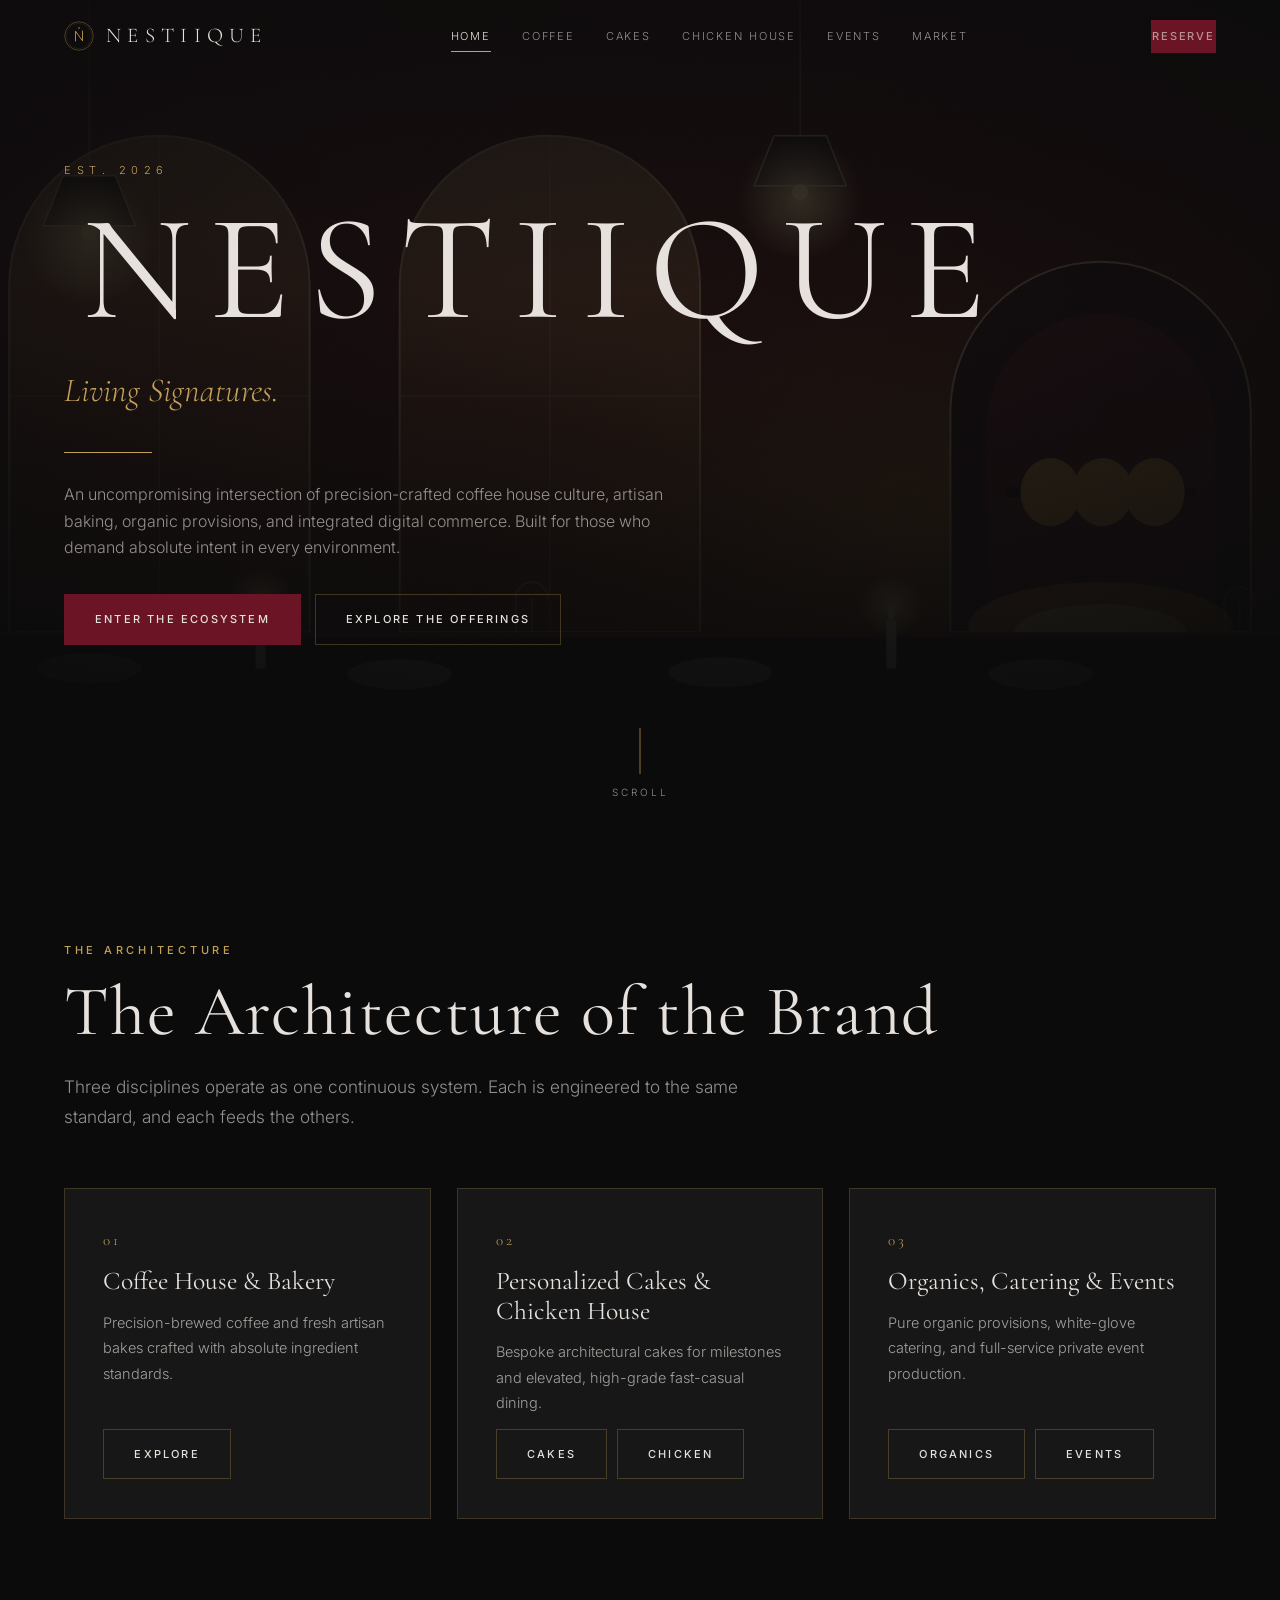
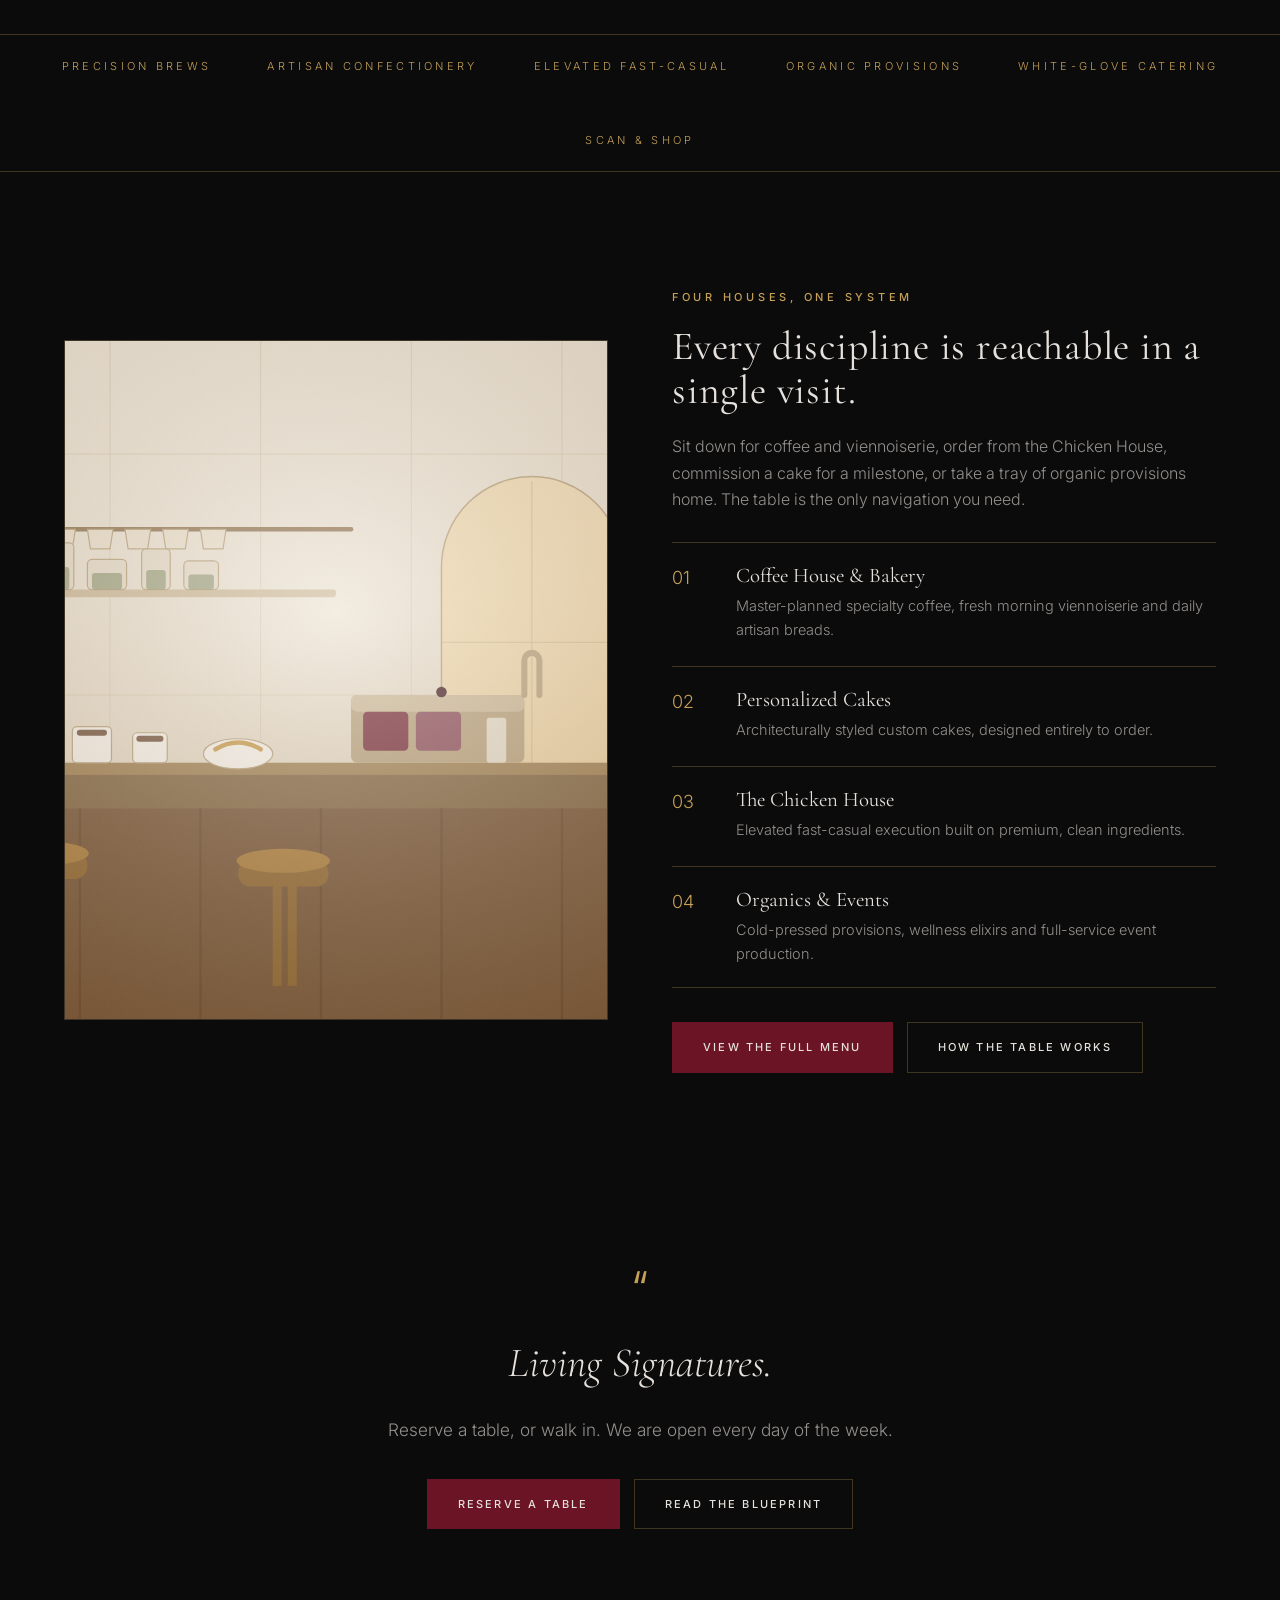
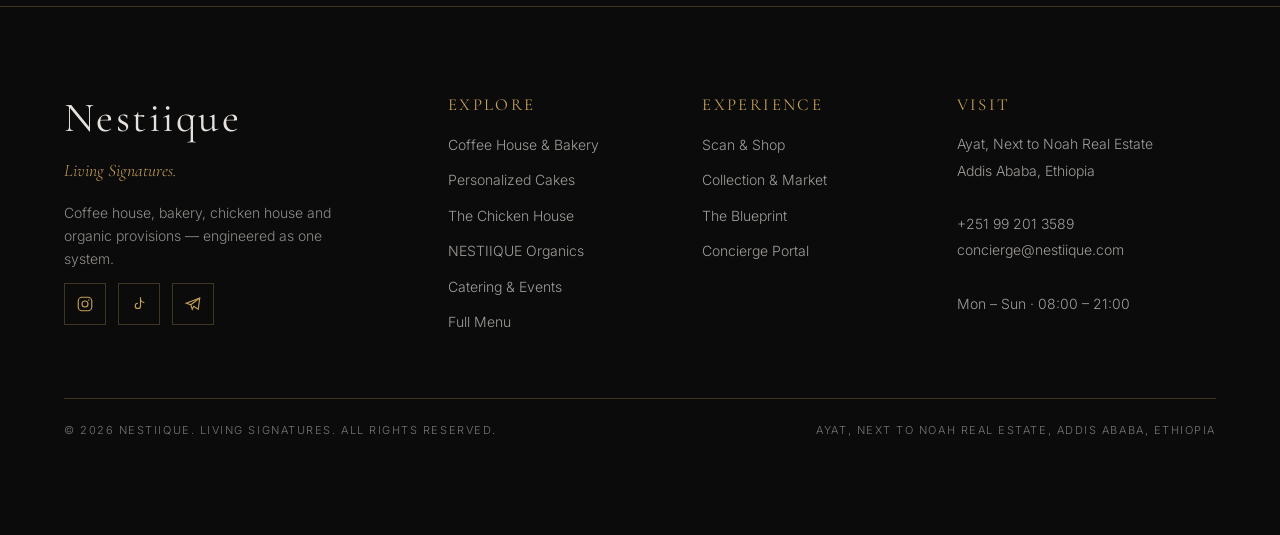
<file: index.html>
<!DOCTYPE html>
<html lang="en">
<head>
<meta charset="utf-8" />
<meta name="viewport" content="width=device-width, initial-scale=1" />
<title>NESTIIQUE — Living Signatures</title>
<meta name="description" content="NESTIIQUE is an uncompromising intersection of precision-crafted coffee house culture, artisan baking, organic provisions and integrated digital commerce." />
<meta name="theme-color" content="#0B0B0B" />
<meta name="robots" content="index, follow" />

<meta property="og:type" content="website" />
<meta property="og:title" content="NESTIIQUE — Living Signatures" />
<meta property="og:description" content="Precision-crafted coffee, artisan baking, organic provisions and integrated digital commerce." />
<meta property="og:image" content="assets/img/hero.svg" />

<link rel="icon" href="assets/img/favicon.svg" type="image/svg+xml" />
<link rel="apple-touch-icon" href="assets/img/logo-mark.svg" />
<link rel="preconnect" href="https://fonts.googleapis.com" />
<link rel="preconnect" href="https://fonts.gstatic.com" crossorigin />
<link href="https://fonts.googleapis.com/css2?family=Cormorant+Garamond:ital,wght@0,300;0,400;0,500;0,600;1,300;1,400&family=Inter:wght@300;400;500;600&display=swap" rel="stylesheet" />
<link rel="stylesheet" href="css/styles.css" />
</head>
<body class="theme-dark">

<a class="skip-link" href="#main">Skip to main content</a>

<!-- Intro video: plays once, then fades away -->
<div class="intro" id="intro" aria-hidden="true">
  <video class="intro__video" id="introVideo" src="assets/video/intro.mp4" muted playsinline autoplay preload="auto" disablepictureinpicture></video>
</div>

<header class="site-header" id="siteHeader">
  <div class="site-header__inner">
    <a class="brand" href="index.html" aria-label="NESTIIQUE home">
      <svg class="brand__mark" viewBox="0 0 120 120" aria-hidden="true" focusable="false">
        <circle cx="60" cy="60" r="57" fill="none" stroke="currentColor" stroke-width="1.4"/>
        <circle cx="60" cy="60" r="50.5" fill="none" stroke="currentColor" stroke-width="0.7" opacity="0.55"/>
        <path d="M46 79.5V40.5L74 79.5V40.5" fill="none" stroke="currentColor" stroke-width="3.4" stroke-linecap="square"/>
        <path d="M60 22.5l3 5.1-3 5.1-3-5.1z" fill="currentColor" opacity="0.9"/>
      </svg>
      <span class="brand__word">Nestiique</span>
    </a>

    <nav class="nav" aria-label="Primary">
      <a href="index.html" aria-current="page">Home</a>
      <a href="coffee.html">Coffee</a>
      <a href="cakes.html">Cakes</a>
      <a href="chicken.html">Chicken House</a>
      <a href="events.html">Events</a>
      <a href="market.html">Market</a>
    </nav>

    <nav class="nav" aria-label="Secondary">
      <a class="btn btn--sm btn--primary js-reserve" href="#main">Reserve</a>
      <button class="nav-toggle" id="navToggle" aria-expanded="false" aria-controls="mobileMenu" aria-label="Open menu">
        <span></span><span></span><span></span>
      </button>
    </nav>
  </div>
</header>

<div class="mobile-menu" id="mobileMenu" hidden>
  <nav aria-label="Mobile">
    <ul>
      <li><a href="index.html">Home</a></li>
      <li><a href="coffee.html">Coffee House &amp; Bakery</a></li>
      <li><a href="cakes.html">Personalized Cakes</a></li>
      <li><a href="chicken.html">The Chicken House</a></li>
      <li><a href="organics.html">NESTIIQUE Organics</a></li>
      <li><a href="events.html">Catering &amp; Events</a></li>
      <li><a href="scan.html">Scan &amp; Shop</a></li>
      <li><a href="market.html">Collection &amp; Market</a></li>
      <li><a href="menu.html">Full Menu</a></li>
      <li><a href="about.html">The Blueprint</a></li>
      <li><a href="account.html">Concierge Portal</a></li>
    </ul>
    <a class="btn btn--primary js-reserve" href="#main">Reserve a Table</a>
    <p class="mobile-menu__contact">
      <a href="tel:+251992013589">+251 99 201 3589</a><br />
      Ayat, Next to Noah Real Estate, Addis Ababa, Ethiopia
    </p>
  </nav>
</div>

<main id="main">

  <!-- ============ HERO ============ -->
  <section class="hero">
    <div class="hero__bg">
      <img src="assets/img/hero.svg" alt="" />
    </div>
    <div class="hero__scrim" aria-hidden="true"></div>

    <div class="wrap hero__inner">
      <p class="hero__est anim-rise">Est. 2026</p>
      <h1 class="hero__wordmark anim-rise anim-rise--2">Nestiique</h1>
      <p class="hero__tagline anim-rise anim-rise--3">Living Signatures.</p>
      <div class="hero__rule anim-rise anim-rise--3" aria-hidden="true"></div>
      <p class="hero__copy anim-rise anim-rise--4">
        An uncompromising intersection of precision-crafted coffee house culture, artisan
        baking, organic provisions, and integrated digital commerce. Built for those who
        demand absolute intent in every environment.
      </p>
      <div class="btn-row anim-rise anim-rise--4">
        <a class="btn btn--primary" href="coffee.html">Enter the Ecosystem</a>
        <a class="btn btn--outline" href="menu.html">Explore the Offerings</a>
      </div>
    </div>

    <a class="hero__scroll" href="#pillars" aria-label="Scroll to the brand pillars">
      <span class="hero__scroll-line" aria-hidden="true"></span>
      <span class="hero__scroll-text">Scroll</span>
    </a>
  </section>

  <!-- ============ CORE PILLARS ============ -->
  <section class="section" id="pillars">
    <div class="wrap">
      <span class="eyebrow">The Architecture</span>
      <h2 class="display display--lg">The Architecture of the Brand</h2>
      <p class="lead" style="margin-top:24px">
        Three disciplines operate as one continuous system. Each is engineered to the same
        standard, and each feeds the others.
      </p>

      <div class="grid grid--3" style="margin-top:56px">
        <article class="card reveal">
          <span class="card__num">01</span>
          <h3 class="card__title">Coffee House &amp; Bakery</h3>
          <p class="card__text">Precision-brewed coffee and fresh artisan bakes crafted with absolute ingredient standards.</p>
          <a class="btn btn--outline" href="coffee.html">Explore</a>
        </article>

        <article class="card reveal">
          <span class="card__num">02</span>
          <h3 class="card__title">Personalized Cakes &amp; Chicken House</h3>
          <p class="card__text">Bespoke architectural cakes for milestones and elevated, high-grade fast-casual dining.</p>
          <div class="btn-row" style="margin-top:auto;gap:10px">
            <a class="btn btn--outline" href="cakes.html">Cakes</a>
            <a class="btn btn--outline" href="chicken.html">Chicken</a>
          </div>
        </article>

        <article class="card reveal">
          <span class="card__num">03</span>
          <h3 class="card__title">Organics, Catering &amp; Events</h3>
          <p class="card__text">Pure organic provisions, white-glove catering, and full-service private event production.</p>
          <div class="btn-row" style="margin-top:auto;gap:10px">
            <a class="btn btn--outline" href="organics.html">Organics</a>
            <a class="btn btn--outline" href="events.html">Events</a>
          </div>
        </article>
      </div>
    </div>
  </section>

  <!-- ============ STRIP ============ -->
  <div class="strip">
    <div class="strip__track">
      <span class="strip__item">Precision Brews</span>
      <span class="strip__item">Artisan Confectionery</span>
      <span class="strip__item">Elevated Fast-Casual</span>
      <span class="strip__item">Organic Provisions</span>
      <span class="strip__item">White-Glove Catering</span>
      <span class="strip__item">Scan &amp; Shop</span>
    </div>
  </div>

  <!-- ============ FOUR HOUSES ============ -->
  <section class="section">
    <div class="wrap">
      <div class="split">
        <div class="split__media reveal">
          <img src="assets/img/cafe.svg" alt="The coffee house counter at NESTIIQUE" loading="lazy" />
        </div>
        <div class="reveal">
          <span class="eyebrow">Four Houses, One System</span>
          <h2 class="display display--md">Every discipline is reachable in a single visit.</h2>
          <p class="body-text" style="margin-top:20px">
            Sit down for coffee and viennoiserie, order from the Chicken House, commission a cake
            for a milestone, or take a tray of organic provisions home. The table is the only
            navigation you need.
          </p>
          <ul class="feature-list" style="margin-top:30px">
            <li>
              <span class="tick">01</span>
              <div>
                <h3>Coffee House &amp; Bakery</h3>
                <p>Master-planned specialty coffee, fresh morning viennoiserie and daily artisan breads.</p>
              </div>
            </li>
            <li>
              <span class="tick">02</span>
              <div>
                <h3>Personalized Cakes</h3>
                <p>Architecturally styled custom cakes, designed entirely to order.</p>
              </div>
            </li>
            <li>
              <span class="tick">03</span>
              <div>
                <h3>The Chicken House</h3>
                <p>Elevated fast-casual execution built on premium, clean ingredients.</p>
              </div>
            </li>
            <li>
              <span class="tick">04</span>
              <div>
                <h3>Organics &amp; Events</h3>
                <p>Cold-pressed provisions, wellness elixirs and full-service event production.</p>
              </div>
            </li>
          </ul>
          <div class="btn-row">
            <a class="btn btn--primary" href="menu.html">View the Full Menu</a>
            <a class="btn btn--outline" href="scan.html">How the Table Works</a>
          </div>
        </div>
      </div>
    </div>
  </section>

  <!-- ============ CLOSING ============ -->
  <section class="section section--tight">
    <div class="wrap">
      <div class="quote reveal" style="border:0;padding:0">
        <span class="quote__mark" aria-hidden="true">&ldquo;</span>
        <p class="quote__text">Living Signatures.</p>
        <p class="lead" style="margin:24px auto 0;text-align:center">
          Reserve a table, or walk in. We are open every day of the week.
        </p>
        <div class="btn-row" style="justify-content:center">
          <a class="btn btn--primary js-reserve" href="#main">Reserve a Table</a>
          <a class="btn btn--outline" href="about.html">Read the Blueprint</a>
        </div>
      </div>
    </div>
  </section>

</main>

<!-- ============ FOOTER ============ -->
<footer class="site-footer">
  <div class="wrap">
    <div class="site-footer__top">
      <div>
        <h2 class="site-footer__title">Nestiique</h2>
        <p class="site-footer__tag">Living Signatures.</p>
        <p style="margin-top:16px;color:rgba(230,225,220,.6);font-size:14px;max-width:34ch">
          Coffee house, bakery, chicken house and organic provisions — engineered as one system.
        </p>
        <div class="socials" aria-label="Social media">
          <a href="#" aria-label="Instagram (TODO — add your handle)" title="TODO: add Instagram link">
            <svg viewBox="0 0 24 24" fill="none" stroke="currentColor" stroke-width="1.5" aria-hidden="true"><rect x="3" y="3" width="18" height="18" rx="5"/><circle cx="12" cy="12" r="4"/><circle cx="17.2" cy="6.8" r="1" fill="currentColor" stroke="none"/></svg>
          </a>
          <a href="#" aria-label="TikTok (TODO — add your handle)" title="TODO: add TikTok link">
            <svg viewBox="0 0 24 24" fill="none" stroke="currentColor" stroke-width="1.5" aria-hidden="true"><path d="M14 3v11.5a3.5 3.5 0 1 1-3.5-3.5"/><path d="M14 6.5c.8 2.2 2.6 3.5 5 3.7"/></svg>
          </a>
          <a href="#" aria-label="Telegram (TODO — add your handle)" title="TODO: add Telegram link">
            <svg viewBox="0 0 24 24" fill="none" stroke="currentColor" stroke-width="1.5" aria-hidden="true"><path d="M21 4 3 11l6 2 2 6 2-4 6 4z"/><path d="M9 13 21 4"/></svg>
          </a>
        </div>
      </div>

      <div>
        <h3>Explore</h3>
        <ul>
          <li><a href="coffee.html">Coffee House &amp; Bakery</a></li>
          <li><a href="cakes.html">Personalized Cakes</a></li>
          <li><a href="chicken.html">The Chicken House</a></li>
          <li><a href="organics.html">NESTIIQUE Organics</a></li>
          <li><a href="events.html">Catering &amp; Events</a></li>
          <li><a href="menu.html">Full Menu</a></li>
        </ul>
      </div>

      <div>
        <h3>Experience</h3>
        <ul>
          <li><a href="scan.html">Scan &amp; Shop</a></li>
          <li><a href="market.html">Collection &amp; Market</a></li>
          <li><a href="about.html">The Blueprint</a></li>
          <li><a href="account.html">Concierge Portal</a></li>
        </ul>
      </div>

      <div>
        <h3>Visit</h3>
        <address>
          Ayat, Next to Noah Real Estate<br />
          Addis Ababa, Ethiopia<br /><br />
          <a href="tel:+251992013589">+251 99 201 3589</a><br />
          <a href="mailto:concierge@nestiique.com">concierge@nestiique.com</a><br /><br />
          Mon – Sun &middot; 08:00 – 21:00
        </address>
      </div>
    </div>

    <div class="site-footer__bar">
      <span>© 2026 NESTIIQUE. Living Signatures. All Rights Reserved.</span>
      <span>Ayat, Next to Noah Real Estate, Addis Ababa, Ethiopia</span>
    </div>
  </div>
</footer>

<script src="js/main.js"></script>
</body>
</html>
</file>
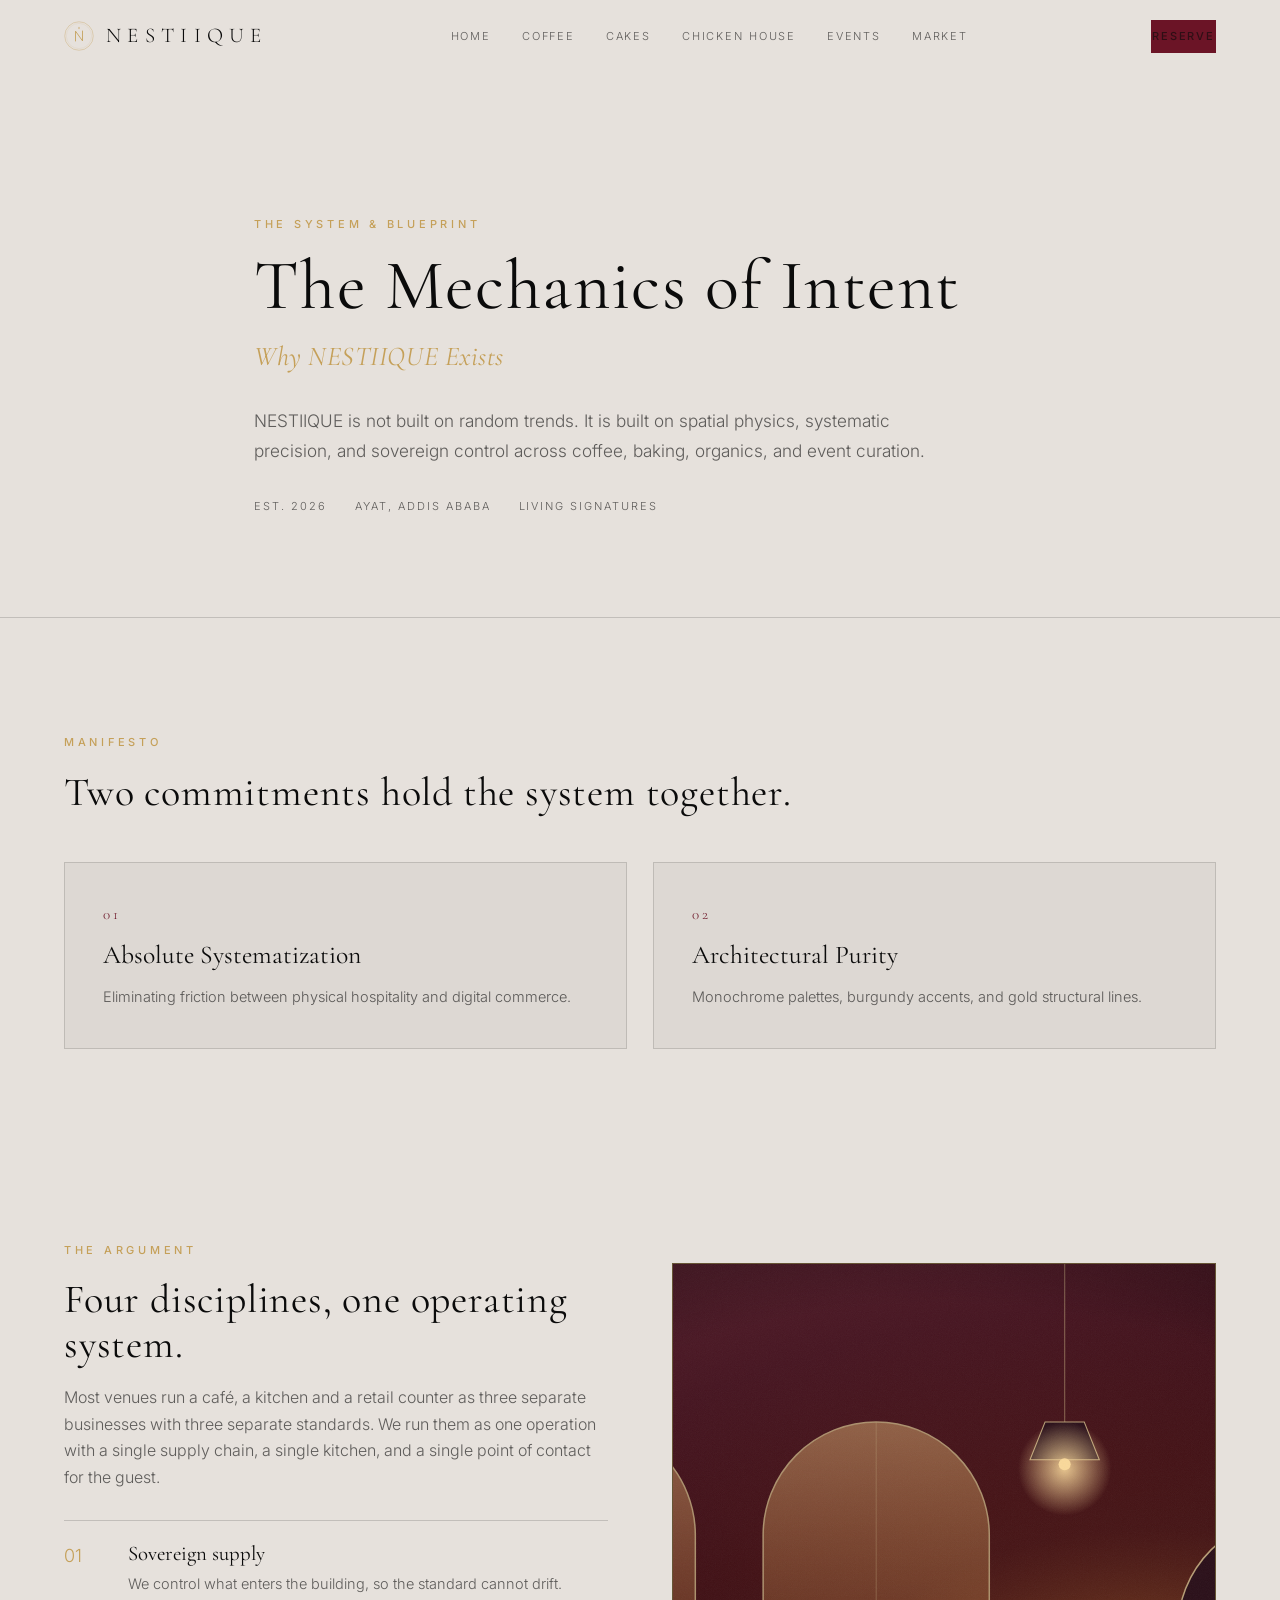
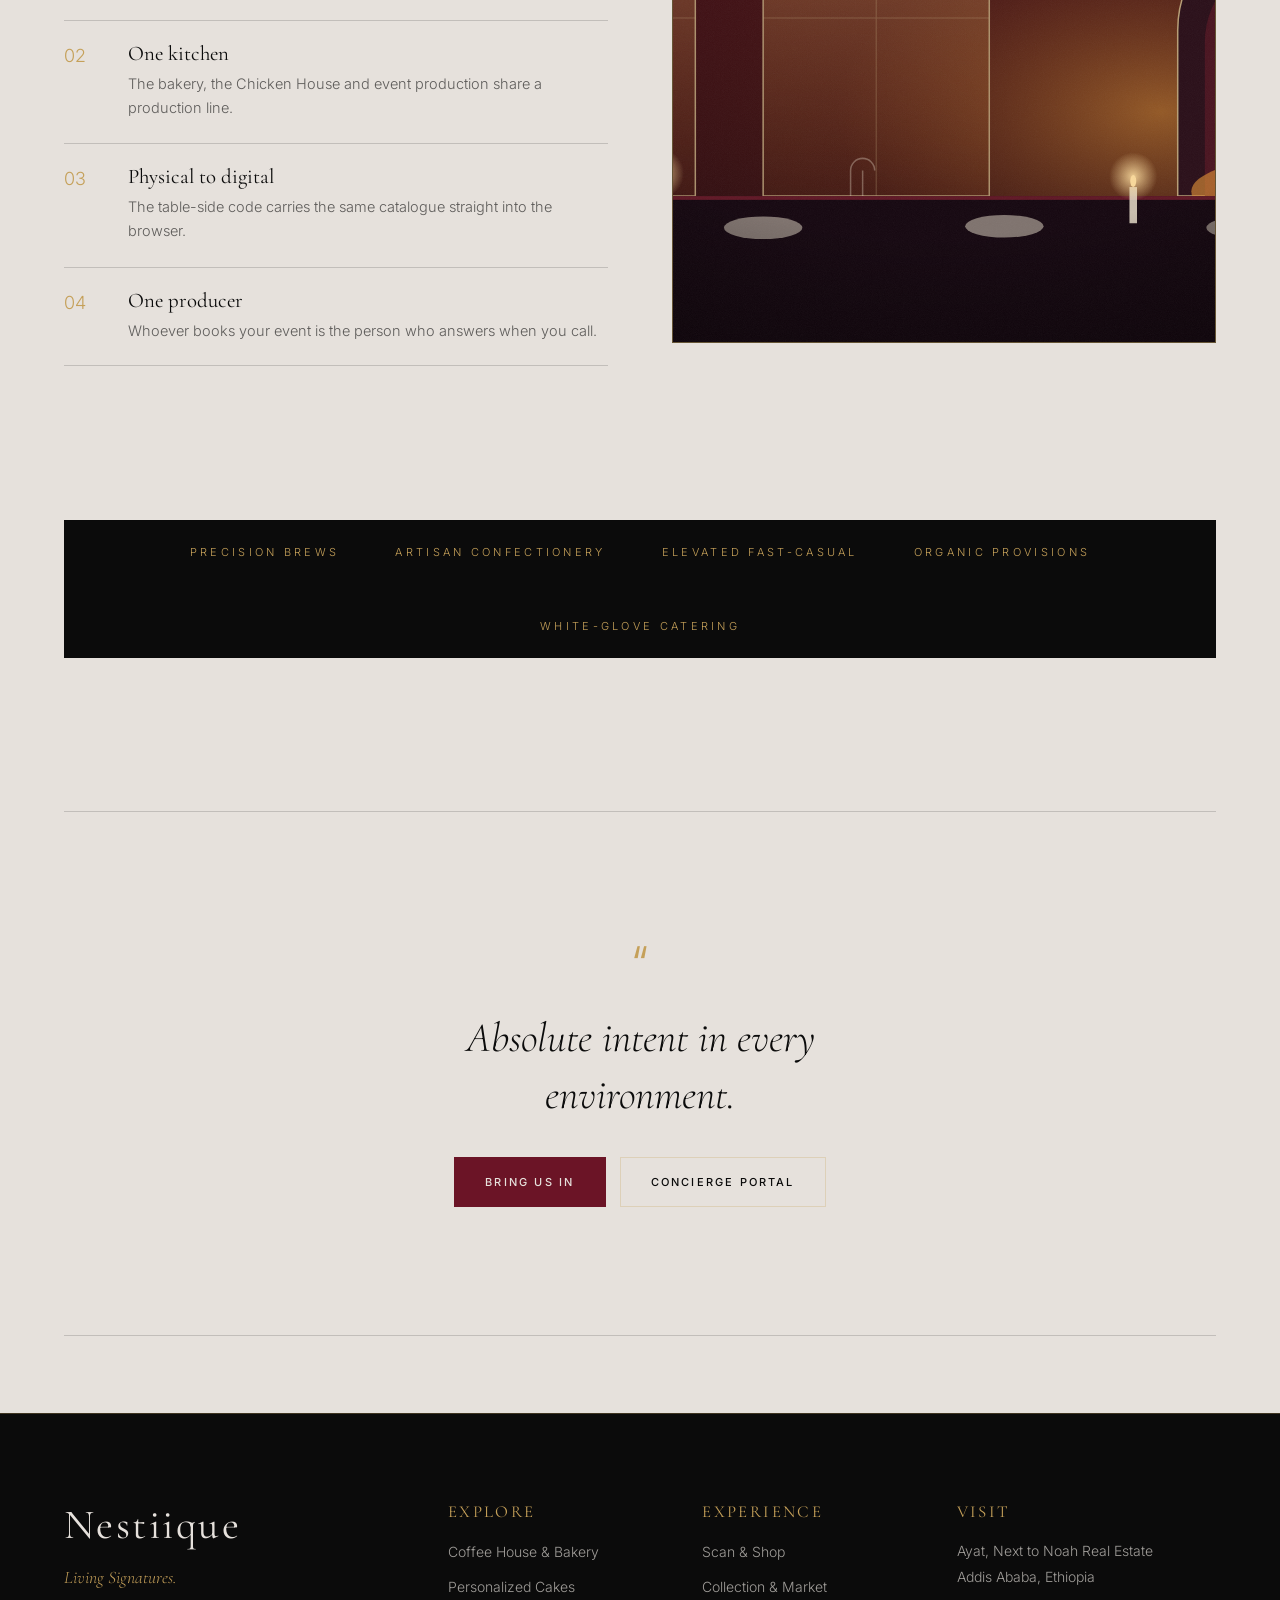
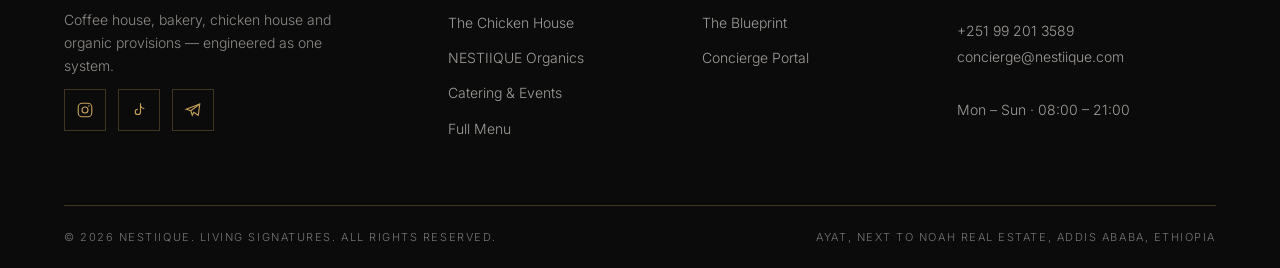
<file: about.html>
<!DOCTYPE html>
<html lang="en">
<head>
<meta charset="utf-8" />
<meta name="viewport" content="width=device-width, initial-scale=1" />
<title>The Mechanics of Intent — NESTIIQUE</title>
<meta name="description" content="Why NESTIIQUE exists — built on spatial physics, systematic precision and sovereign control across coffee, baking, organics and event curation." />
<meta name="theme-color" content="#E6E1DC" />
<link rel="icon" href="assets/img/favicon.svg" type="image/svg+xml" />
<link rel="preconnect" href="https://fonts.googleapis.com" />
<link rel="preconnect" href="https://fonts.gstatic.com" crossorigin />
<link href="https://fonts.googleapis.com/css2?family=Cormorant+Garamond:ital,wght@0,300;0,400;0,500;0,600;1,300;1,400&family=Inter:wght@300;400;500;600&display=swap" rel="stylesheet" />
<link rel="stylesheet" href="css/styles.css" />
</head>
<body class="theme-light">

<a class="skip-link" href="#main">Skip to main content</a>

<header class="site-header" id="siteHeader">
  <div class="site-header__inner">
    <a class="brand" href="index.html" aria-label="NESTIIQUE home">
      <svg class="brand__mark" viewBox="0 0 120 120" aria-hidden="true" focusable="false">
        <circle cx="60" cy="60" r="57" fill="none" stroke="currentColor" stroke-width="1.4"/>
        <circle cx="60" cy="60" r="50.5" fill="none" stroke="currentColor" stroke-width="0.7" opacity="0.55"/>
        <path d="M46 79.5V40.5L74 79.5V40.5" fill="none" stroke="currentColor" stroke-width="3.4" stroke-linecap="square"/>
        <path d="M60 22.5l3 5.1-3 5.1-3-5.1z" fill="currentColor" opacity="0.9"/>
      </svg>
      <span class="brand__word">Nestiique</span>
    </a>

    <nav class="nav" aria-label="Primary">
      <a href="index.html">Home</a>
      <a href="coffee.html">Coffee</a>
      <a href="cakes.html">Cakes</a>
      <a href="chicken.html">Chicken House</a>
      <a href="events.html">Events</a>
      <a href="market.html">Market</a>
    </nav>

    <nav class="nav" aria-label="Secondary">
      <a class="btn btn--sm btn--primary js-reserve" href="#main">Reserve</a>
      <button class="nav-toggle" id="navToggle" aria-expanded="false" aria-controls="mobileMenu" aria-label="Open menu">
        <span></span><span></span><span></span>
      </button>
    </nav>
  </div>
</header>

<div class="mobile-menu" id="mobileMenu" hidden>
  <nav aria-label="Mobile">
    <ul>
      <li><a href="index.html">Home</a></li>
      <li><a href="coffee.html">Coffee House &amp; Bakery</a></li>
      <li><a href="cakes.html">Personalized Cakes</a></li>
      <li><a href="chicken.html">The Chicken House</a></li>
      <li><a href="organics.html">NESTIIQUE Organics</a></li>
      <li><a href="events.html">Catering &amp; Events</a></li>
      <li><a href="scan.html">Scan &amp; Shop</a></li>
      <li><a href="market.html">Collection &amp; Market</a></li>
      <li><a href="menu.html">Full Menu</a></li>
      <li><a href="about.html">The Blueprint</a></li>
      <li><a href="account.html">Concierge Portal</a></li>
    </ul>
    <a class="btn btn--primary js-reserve" href="#main">Reserve a Table</a>
    <p class="mobile-menu__contact">
      <a href="tel:+251992013589">+251 99 201 3589</a><br />
      Ayat, Next to Noah Real Estate, Addis Ababa, Ethiopia
    </p>
  </nav>
</div>

<main id="main">

  <section class="pagehero">
    <div class="wrap pagehero__inner">
      <span class="eyebrow">The System &amp; Blueprint</span>
      <h1 class="display display--lg">The Mechanics of Intent</h1>
      <p class="display" style="font-style:italic;color:var(--gold);font-size:clamp(1.15rem,2.4vw,1.7rem);margin-top:14px">Why NESTIIQUE Exists</p>
      <p class="lead">
        NESTIIQUE is not built on random trends. It is built on spatial physics, systematic
        precision, and sovereign control across coffee, baking, organics, and event curation.
      </p>
      <div class="pagehero__meta">
        <span>Est. 2026</span>
        <span>Ayat, Addis Ababa</span>
        <span>Living Signatures</span>
      </div>
    </div>
  </section>

  <section class="section">
    <div class="wrap">
      <span class="eyebrow">Manifesto</span>
      <h2 class="display display--md">Two commitments hold the system together.</h2>

      <div class="grid grid--2" style="margin-top:48px">
        <article class="card card--light reveal">
          <span class="card__num" style="color:var(--burgundy)">01</span>
          <h3 class="card__title">Absolute Systematization</h3>
          <p class="card__text">Eliminating friction between physical hospitality and digital commerce.</p>
        </article>
        <article class="card card--light reveal">
          <span class="card__num" style="color:var(--burgundy)">02</span>
          <h3 class="card__title">Architectural Purity</h3>
          <p class="card__text">Monochrome palettes, burgundy accents, and gold structural lines.</p>
        </article>
      </div>
    </div>
  </section>

  <section class="section section--tight">
    <div class="wrap">
      <div class="split">
        <div class="reveal">
          <span class="eyebrow">The Argument</span>
          <h2 class="display display--md">Four disciplines, one operating system.</h2>
          <p class="body-text" style="margin-top:18px">
            Most venues run a café, a kitchen and a retail counter as three separate businesses with
            three separate standards. We run them as one operation with a single supply chain, a
            single kitchen, and a single point of contact for the guest.
          </p>
          <ul class="feature-list" style="margin-top:30px">
            <li>
              <span class="tick">01</span>
              <div><h3>Sovereign supply</h3><p>We control what enters the building, so the standard cannot drift.</p></div>
            </li>
            <li>
              <span class="tick">02</span>
              <div><h3>One kitchen</h3><p>The bakery, the Chicken House and event production share a production line.</p></div>
            </li>
            <li>
              <span class="tick">03</span>
              <div><h3>Physical to digital</h3><p>The table-side code carries the same catalogue straight into the browser.</p></div>
            </li>
            <li>
              <span class="tick">04</span>
              <div><h3>One producer</h3><p>Whoever books your event is the person who answers when you call.</p></div>
            </li>
          </ul>
        </div>
        <div class="split__media reveal">
          <img src="assets/img/hero.svg" alt="The NESTIIQUE dining room" loading="lazy" />
        </div>
      </div>
    </div>
  </section>

  <section class="section section--tight">
    <div class="wrap">
      <div class="strip">
        <div class="strip__track">
          <span class="strip__item">Precision Brews</span>
          <span class="strip__item">Artisan Confectionery</span>
          <span class="strip__item">Elevated Fast-Casual</span>
          <span class="strip__item">Organic Provisions</span>
          <span class="strip__item">White-Glove Catering</span>
        </div>
      </div>
    </div>
  </section>

  <section class="section section--tight">
    <div class="wrap">
      <div class="quote reveal">
        <span class="quote__mark" aria-hidden="true">&ldquo;</span>
        <p class="quote__text">Absolute intent in every environment.</p>
        <div class="btn-row" style="justify-content:center">
          <a class="btn btn--primary" href="events.html">Bring Us In</a>
          <a class="btn btn--outline" href="account.html">Concierge Portal</a>
        </div>
      </div>
    </div>
  </section>

</main>

<footer class="site-footer">
  <div class="wrap">
    <div class="site-footer__top">
      <div>
        <h2 class="site-footer__title">Nestiique</h2>
        <p class="site-footer__tag">Living Signatures.</p>
        <p style="margin-top:16px;color:rgba(230,225,220,.6);font-size:14px;max-width:34ch">
          Coffee house, bakery, chicken house and organic provisions — engineered as one system.
        </p>
        <div class="socials" aria-label="Social media">
          <a href="#" aria-label="Instagram (TODO — add your handle)" title="TODO: add Instagram link">
            <svg viewBox="0 0 24 24" fill="none" stroke="currentColor" stroke-width="1.5" aria-hidden="true"><rect x="3" y="3" width="18" height="18" rx="5"/><circle cx="12" cy="12" r="4"/><circle cx="17.2" cy="6.8" r="1" fill="currentColor" stroke="none"/></svg>
          </a>
          <a href="#" aria-label="TikTok (TODO — add your handle)" title="TODO: add TikTok link">
            <svg viewBox="0 0 24 24" fill="none" stroke="currentColor" stroke-width="1.5" aria-hidden="true"><path d="M14 3v11.5a3.5 3.5 0 1 1-3.5-3.5"/><path d="M14 6.5c.8 2.2 2.6 3.5 5 3.7"/></svg>
          </a>
          <a href="#" aria-label="Telegram (TODO — add your handle)" title="TODO: add Telegram link">
            <svg viewBox="0 0 24 24" fill="none" stroke="currentColor" stroke-width="1.5" aria-hidden="true"><path d="M21 4 3 11l6 2 2 6 2-4 6 4z"/><path d="M9 13 21 4"/></svg>
          </a>
        </div>
      </div>
      <div>
        <h3>Explore</h3>
        <ul>
          <li><a href="coffee.html">Coffee House &amp; Bakery</a></li>
          <li><a href="cakes.html">Personalized Cakes</a></li>
          <li><a href="chicken.html">The Chicken House</a></li>
          <li><a href="organics.html">NESTIIQUE Organics</a></li>
          <li><a href="events.html">Catering &amp; Events</a></li>
          <li><a href="menu.html">Full Menu</a></li>
        </ul>
      </div>
      <div>
        <h3>Experience</h3>
        <ul>
          <li><a href="scan.html">Scan &amp; Shop</a></li>
          <li><a href="market.html">Collection &amp; Market</a></li>
          <li><a href="about.html">The Blueprint</a></li>
          <li><a href="account.html">Concierge Portal</a></li>
        </ul>
      </div>
      <div>
        <h3>Visit</h3>
        <address>
          Ayat, Next to Noah Real Estate<br />
          Addis Ababa, Ethiopia<br /><br />
          <a href="tel:+251992013589">+251 99 201 3589</a><br />
          <a href="mailto:concierge@nestiique.com">concierge@nestiique.com</a><br /><br />
          Mon – Sun &middot; 08:00 – 21:00
        </address>
      </div>
    </div>
    <div class="site-footer__bar">
      <span>© 2026 NESTIIQUE. Living Signatures. All Rights Reserved.</span>
      <span>Ayat, Next to Noah Real Estate, Addis Ababa, Ethiopia</span>
    </div>
  </div>
</footer>

<script src="js/main.js"></script>
</body>
</html>
</file>
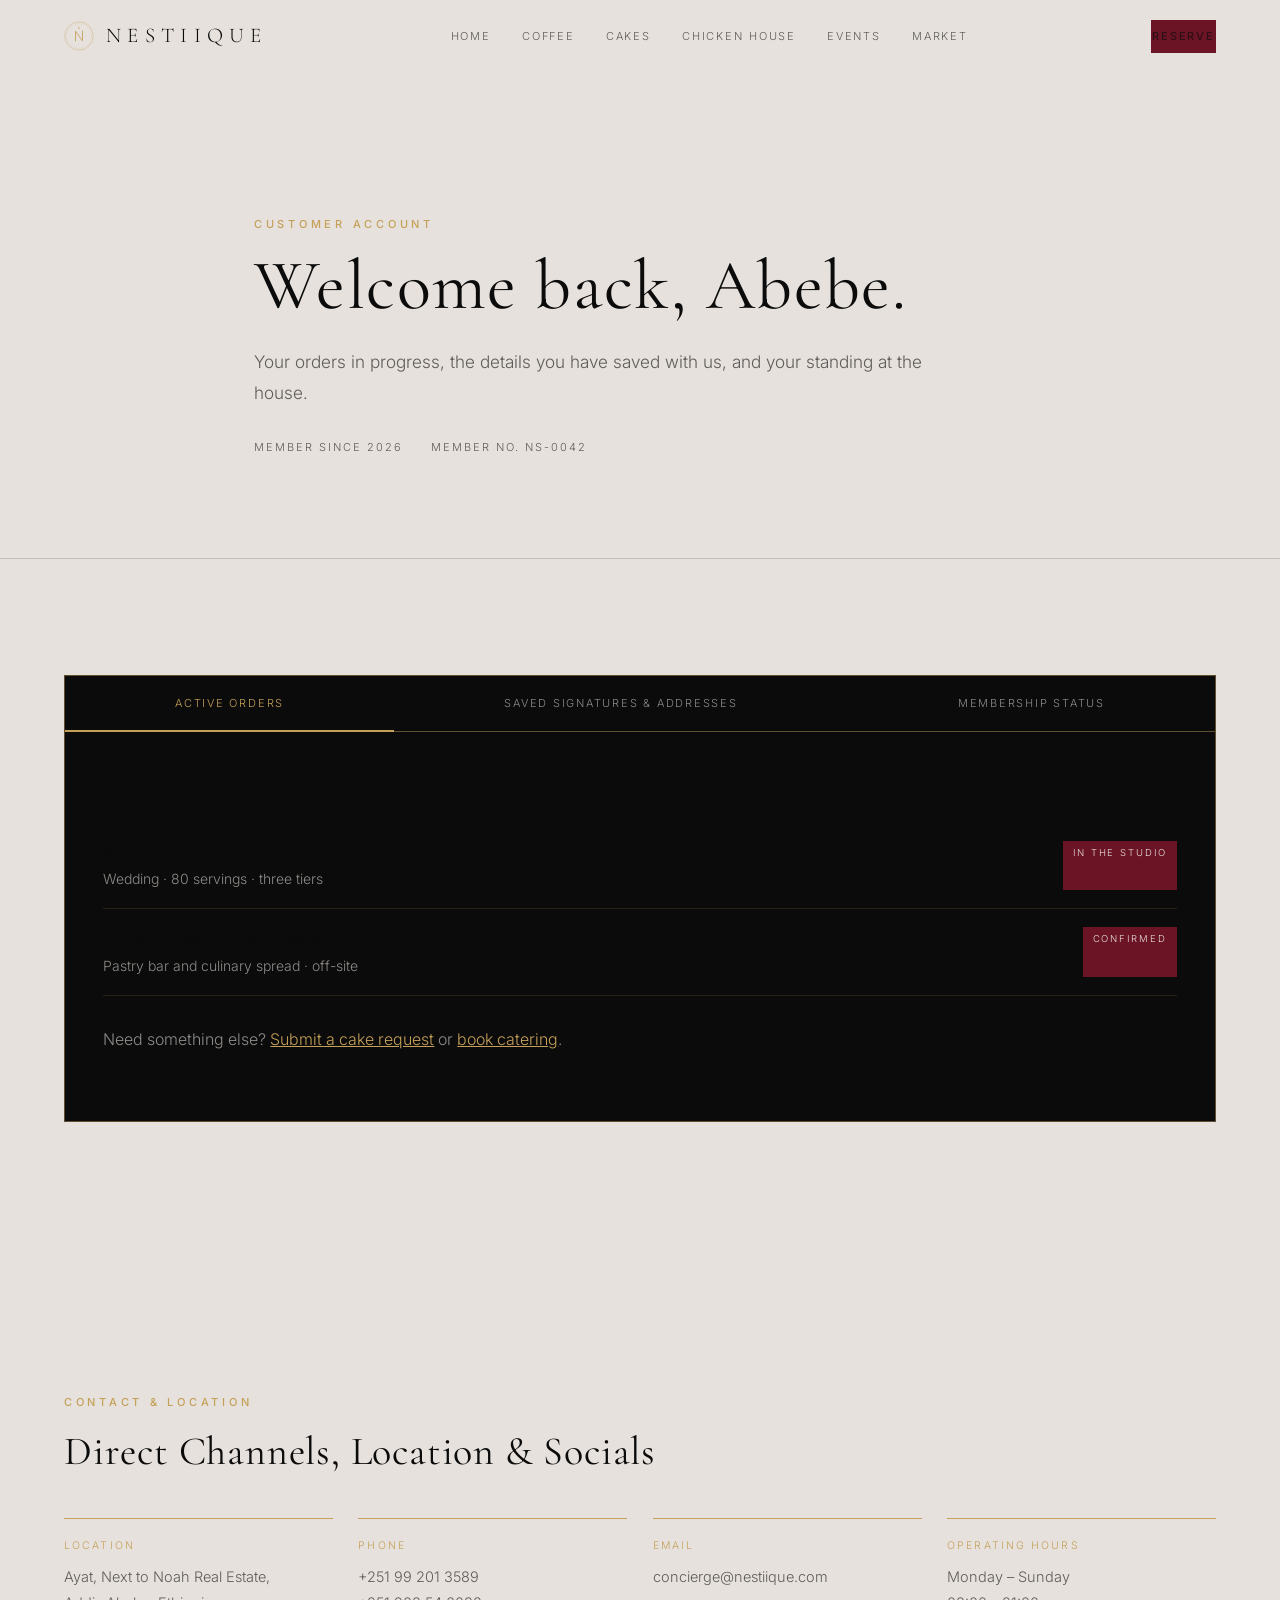
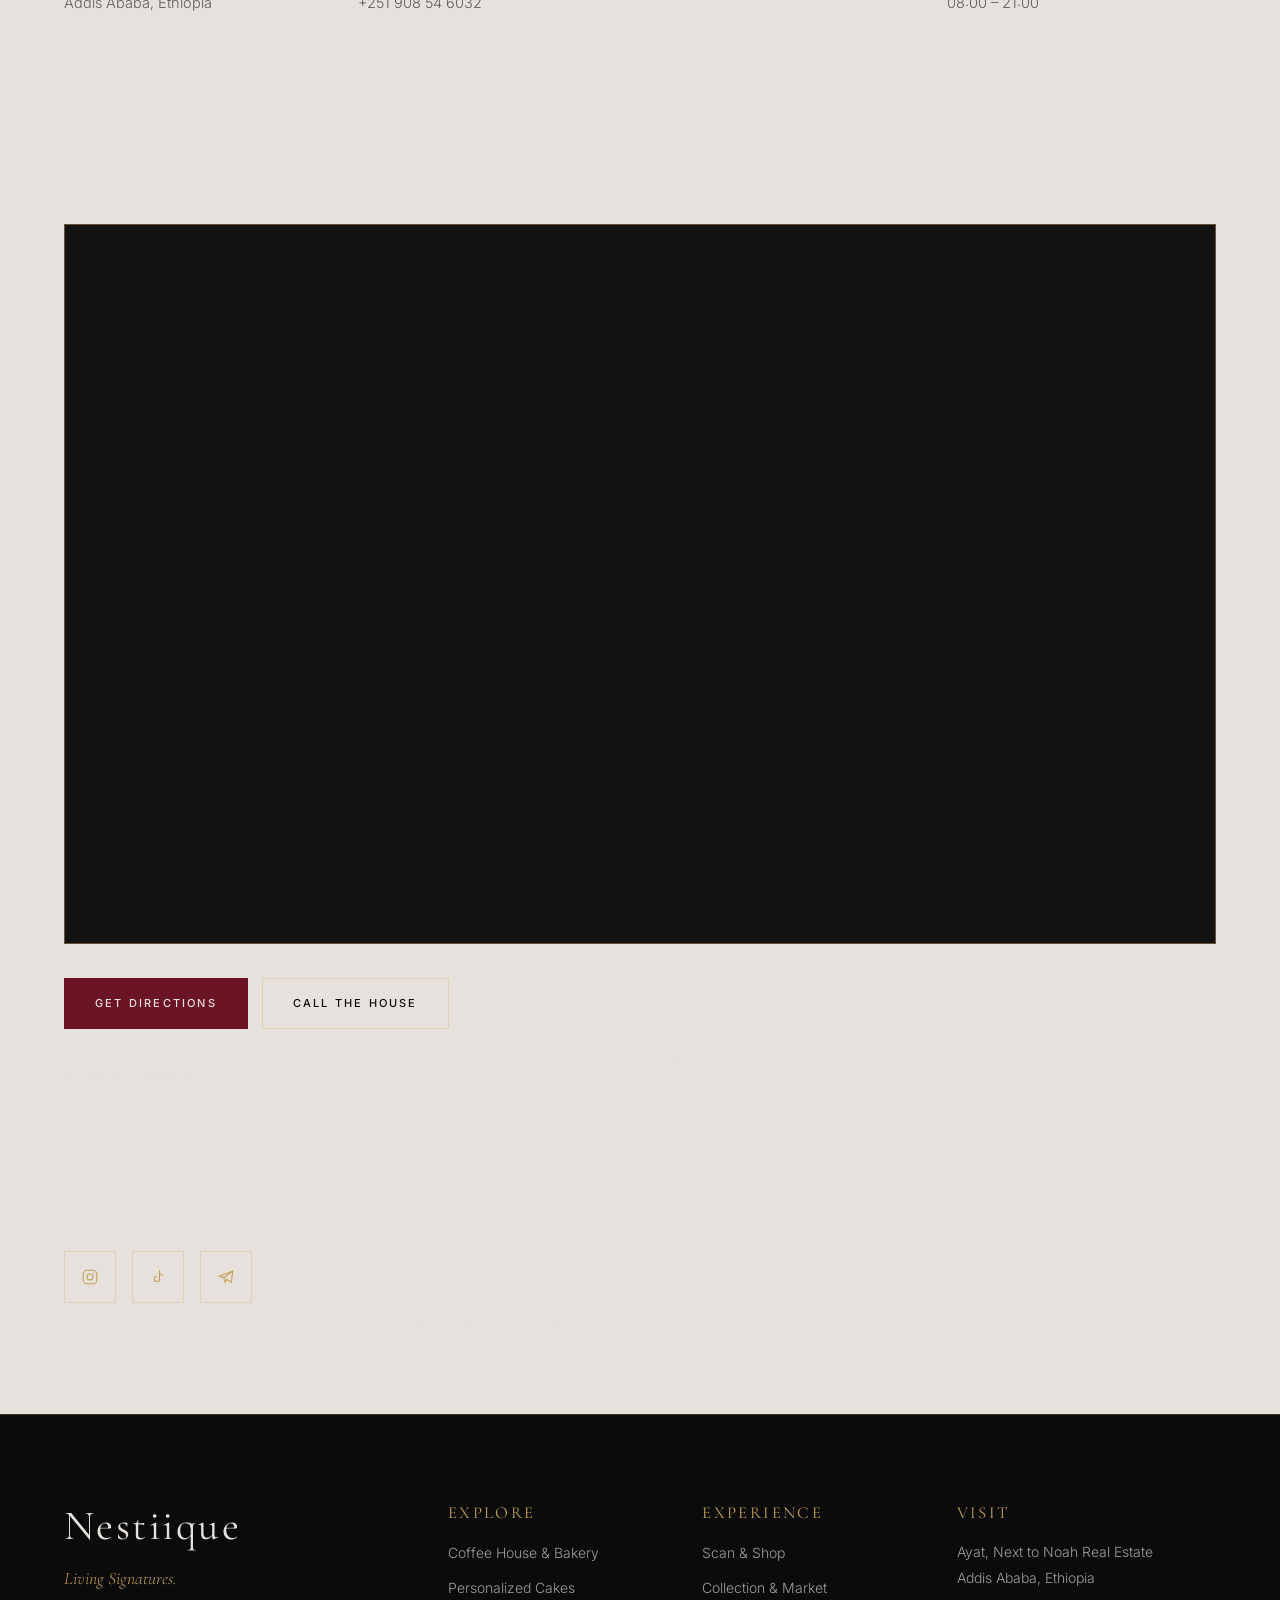
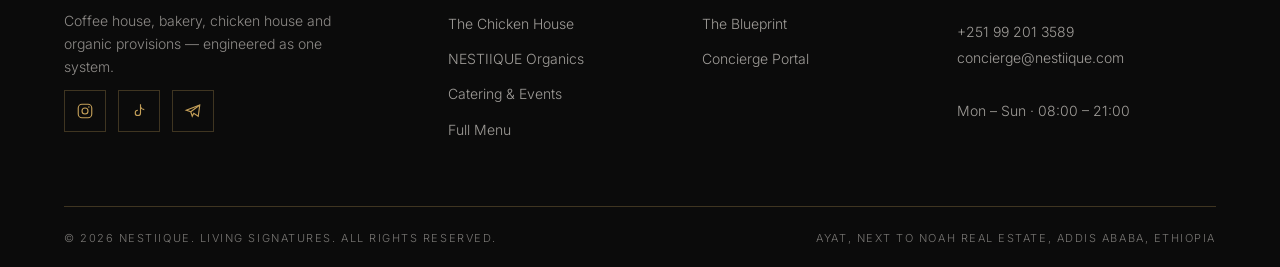
<file: account.html>
<!DOCTYPE html>
<html lang="en">
<head>
<meta charset="utf-8" />
<meta name="viewport" content="width=device-width, initial-scale=1" />
<title>Concierge Portal &amp; Contact — NESTIIQUE</title>
<meta name="description" content="Your NESTIIQUE account, active orders, saved addresses and membership — plus direct channels, location and socials." />
<meta name="theme-color" content="#E6E1DC" />
<link rel="icon" href="assets/img/favicon.svg" type="image/svg+xml" />
<link rel="preconnect" href="https://fonts.googleapis.com" />
<link rel="preconnect" href="https://fonts.gstatic.com" crossorigin />
<link href="https://fonts.googleapis.com/css2?family=Cormorant+Garamond:ital,wght@0,300;0,400;0,500;0,600;1,300;1,400&family=Inter:wght@300;400;500;600&display=swap" rel="stylesheet" />
<link rel="stylesheet" href="css/styles.css" />
</head>
<body class="theme-light">

<a class="skip-link" href="#main">Skip to main content</a>

<header class="site-header" id="siteHeader">
  <div class="site-header__inner">
    <a class="brand" href="index.html" aria-label="NESTIIQUE home">
      <svg class="brand__mark" viewBox="0 0 120 120" aria-hidden="true" focusable="false">
        <circle cx="60" cy="60" r="57" fill="none" stroke="currentColor" stroke-width="1.4"/>
        <circle cx="60" cy="60" r="50.5" fill="none" stroke="currentColor" stroke-width="0.7" opacity="0.55"/>
        <path d="M46 79.5V40.5L74 79.5V40.5" fill="none" stroke="currentColor" stroke-width="3.4" stroke-linecap="square"/>
        <path d="M60 22.5l3 5.1-3 5.1-3-5.1z" fill="currentColor" opacity="0.9"/>
      </svg>
      <span class="brand__word">Nestiique</span>
    </a>

    <nav class="nav" aria-label="Primary">
      <a href="index.html">Home</a>
      <a href="coffee.html">Coffee</a>
      <a href="cakes.html">Cakes</a>
      <a href="chicken.html">Chicken House</a>
      <a href="events.html">Events</a>
      <a href="market.html">Market</a>
    </nav>

    <nav class="nav" aria-label="Secondary">
      <a class="btn btn--sm btn--primary js-reserve" href="#main">Reserve</a>
      <button class="nav-toggle" id="navToggle" aria-expanded="false" aria-controls="mobileMenu" aria-label="Open menu">
        <span></span><span></span><span></span>
      </button>
    </nav>
  </div>
</header>

<div class="mobile-menu" id="mobileMenu" hidden>
  <nav aria-label="Mobile">
    <ul>
      <li><a href="index.html">Home</a></li>
      <li><a href="coffee.html">Coffee House &amp; Bakery</a></li>
      <li><a href="cakes.html">Personalized Cakes</a></li>
      <li><a href="chicken.html">The Chicken House</a></li>
      <li><a href="organics.html">NESTIIQUE Organics</a></li>
      <li><a href="events.html">Catering &amp; Events</a></li>
      <li><a href="scan.html">Scan &amp; Shop</a></li>
      <li><a href="market.html">Collection &amp; Market</a></li>
      <li><a href="menu.html">Full Menu</a></li>
      <li><a href="about.html">The Blueprint</a></li>
      <li><a href="account.html">Concierge Portal</a></li>
    </ul>
    <a class="btn btn--primary js-reserve" href="#main">Reserve a Table</a>
    <p class="mobile-menu__contact">
      <a href="tel:+251992013589">+251 99 201 3589</a><br />
      Ayat, Next to Noah Real Estate, Addis Ababa, Ethiopia
    </p>
  </nav>
</div>

<main id="main">

  <section class="pagehero">
    <div class="wrap pagehero__inner">
      <span class="eyebrow">Customer Account</span>
      <h1 class="display display--lg">Welcome back, Abebe.</h1>
      <p class="lead">
        Your orders in progress, the details you have saved with us, and your standing at the house.
      </p>
      <div class="pagehero__meta">
        <span>Member since 2026</span>
        <span>Member no. NS-0042</span>
      </div>
    </div>
  </section>

  <!-- ============ PORTAL ============ -->
  <section class="section">
    <div class="wrap">
      <div class="portal">
        <div class="portal__tabs" role="tablist" aria-label="Account sections">
          <button class="portal__tab is-active" role="tab" aria-selected="true" data-ptab="orders" id="ptab-orders" aria-controls="ppanel-orders">Active Orders</button>
          <button class="portal__tab" role="tab" aria-selected="false" data-ptab="saved" id="ptab-saved" aria-controls="ppanel-saved">Saved Signatures &amp; Addresses</button>
          <button class="portal__tab" role="tab" aria-selected="false" data-ptab="membership" id="ptab-membership" aria-controls="ppanel-membership">Membership Status</button>
        </div>

        <div class="portal__panels">
          <div class="portal__panel is-active" id="ppanel-orders" role="tabpanel" aria-labelledby="ptab-orders" tabindex="0">
            <h2 class="display display--md" style="margin-bottom:8px">Active Orders (Cakes / Catering)</h2>
            <div class="portal__row">
              <div>
                <strong>Bespoke Celebration Cake</strong>
                <p style="color:rgba(230,225,220,.6);font-size:14px">Wedding · 80 servings · three tiers</p>
              </div>
              <span class="portal__badge">In the studio</span>
            </div>
            <div class="portal__row">
              <div>
                <strong>Office Catering — 60 guests</strong>
                <p style="color:rgba(230,225,220,.6);font-size:14px">Pastry bar and culinary spread · off-site</p>
              </div>
              <span class="portal__badge">Confirmed</span>
            </div>
            <p class="portal__empty">
              Need something else? <a href="cakes.html#inquiry" style="color:var(--gold);text-decoration:underline">Submit a cake request</a>
              or <a href="events.html#inquiry" style="color:var(--gold);text-decoration:underline">book catering</a>.
            </p>
          </div>

          <div class="portal__panel" id="ppanel-saved" role="tabpanel" aria-labelledby="ptab-saved" tabindex="0" hidden>
            <h2 class="display display--md" style="margin-bottom:8px">Saved Signatures &amp; Addresses</h2>
            <div class="portal__row">
              <div>
                <strong>Home</strong>
                <p style="color:rgba(230,225,220,.6);font-size:14px">Bole, Addis Ababa · delivery enabled</p>
              </div>
              <span class="portal__badge">Default</span>
            </div>
            <div class="portal__row">
              <div>
                <strong>Collection — the house</strong>
                <p style="color:rgba(230,225,220,.6);font-size:14px">Ayat, Next to Noah Real Estate, Addis Ababa</p>
              </div>
              <span class="portal__badge">Saved</span>
            </div>
            <p class="portal__empty">
              Payment methods, addresses and preferences become editable once an account backend is
              connected. Until then, call or email the concierge and we will keep them for you.
            </p>
          </div>

          <div class="portal__panel" id="ppanel-membership" role="tabpanel" aria-labelledby="ptab-membership" tabindex="0" hidden>
            <h2 class="display display--md" style="margin-bottom:8px">Membership Status</h2>
            <div class="portal__row">
              <div>
                <strong>Signature — Founding Tier</strong>
                <p style="color:rgba(230,225,220,.6);font-size:14px">Priority booking, bakery preview allocations, event consultation included.</p>
              </div>
              <span class="portal__badge">Active</span>
            </div>
            <p class="portal__empty">
              Tier review each January. Your current standing is read from our guest book at the
              counter until account records go live.
            </p>
          </div>
        </div>
      </div>

      <p class="field__hint" style="margin-top:22px">
        <strong>Demo portal.</strong> Real sign-in, stored orders and membership records need a
        server. The tab behaviour, content and empty states are built and ready to be wired up.
      </p>
    </div>
  </section>

  <!-- ============ DIRECT CHANNELS ============ -->
  <section class="section" id="contact">
    <div class="wrap">
      <span class="eyebrow">Contact &amp; Location</span>
      <h2 class="display display--md">Direct Channels, Location &amp; Socials</h2>

      <dl class="contact-grid" style="margin-top:44px">
        <div class="contact-block">
          <dt>Location</dt>
          <dd>Ayat, Next to Noah Real Estate,<br />Addis Ababa, Ethiopia</dd>
        </div>
        <div class="contact-block">
          <dt>Phone</dt>
          <dd><a href="tel:+251992013589">+251 99 201 3589</a><br /><a href="tel:+251908546032">+251 908 54 6032</a></dd>
        </div>
        <div class="contact-block">
          <dt>Email</dt>
          <dd><a href="mailto:concierge@nestiique.com">concierge@nestiique.com</a></dd>
        </div>
        <div class="contact-block">
          <dt>Operating Hours</dt>
          <dd>Monday – Sunday<br />08:00 – 21:00</dd>
        </div>
      </dl>
    </div>
  </section>

  <section class="section section--tight">
    <div class="wrap">
      <div class="map reveal">
        <!-- APPROXIMATE PIN. Replace the bbox + marker with the exact coordinates of the
             Ayat storefront before launch. The directions link below always resolves correctly. -->
        <iframe
          title="Map showing NESTIIQUE, Ayat, Addis Ababa"
          loading="lazy"
          referrerpolicy="no-referrer-when-downgrade"
          src="https://www.openstreetmap.org/export/embed.html?bbox=38.6900%2C8.9800%2C38.7400%2C9.0200&amp;layer=mapnik&amp;marker=9.0000%2C38.7150"></iframe>
      </div>

      <div class="btn-row">
        <a class="btn btn--primary" href="https://www.google.com/maps/search/?api=1&amp;query=Ayat%2C%20Next%20to%20Noah%20Real%20Estate%2C%20Addis%20Ababa" target="_blank" rel="noopener">Get Directions</a>
        <a class="btn btn--outline" href="tel:+251992013589">Call the House</a>
      </div>

      <p class="field__hint" style="margin-top:18px">
        <strong>Developer note:</strong> the embedded pin is approximate. Replace the
        <code>bbox</code> and <code>marker</code> values in the <code>iframe</code> on this page
        with the exact storefront coordinates. The “Get Directions” button already searches the
        full written address and is correct as-is.
      </p>
    </div>
  </section>

  <section class="section section--tight">
    <div class="wrap">
      <div class="socials" style="gap:16px" aria-label="Social media channels">
        <a href="#" aria-label="Instagram (TODO — add your handle)" title="TODO: add Instagram link" style="width:52px;height:52px">
          <svg viewBox="0 0 24 24" fill="none" stroke="currentColor" stroke-width="1.5" aria-hidden="true"><rect x="3" y="3" width="18" height="18" rx="5"/><circle cx="12" cy="12" r="4"/><circle cx="17.2" cy="6.8" r="1" fill="currentColor" stroke="none"/></svg>
        </a>
        <a href="#" aria-label="TikTok (TODO — add your handle)" title="TODO: add TikTok link" style="width:52px;height:52px">
          <svg viewBox="0 0 24 24" fill="none" stroke="currentColor" stroke-width="1.5" aria-hidden="true"><path d="M14 3v11.5a3.5 3.5 0 1 1-3.5-3.5"/><path d="M14 6.5c.8 2.2 2.6 3.5 5 3.7"/></svg>
        </a>
        <a href="#" aria-label="Telegram (TODO — add your handle)" title="TODO: add Telegram link" style="width:52px;height:52px">
          <svg viewBox="0 0 24 24" fill="none" stroke="currentColor" stroke-width="1.5" aria-hidden="true"><path d="M21 4 3 11l6 2 2 6 2-4 6 4z"/><path d="M9 13 21 4"/></svg>
        </a>
      </div>
      <p class="field__hint" style="margin-top:14px">
        Social handles are not set yet — every icon above is a TODO link. Replace the
        <code>href="#"</code> with your real profile URLs.
      </p>
    </div>
  </section>

</main>

<footer class="site-footer">
  <div class="wrap">
    <div class="site-footer__top">
      <div>
        <h2 class="site-footer__title">Nestiique</h2>
        <p class="site-footer__tag">Living Signatures.</p>
        <p style="margin-top:16px;color:rgba(230,225,220,.6);font-size:14px;max-width:34ch">
          Coffee house, bakery, chicken house and organic provisions — engineered as one system.
        </p>
        <div class="socials" aria-label="Social media">
          <a href="#" aria-label="Instagram (TODO — add your handle)" title="TODO: add Instagram link">
            <svg viewBox="0 0 24 24" fill="none" stroke="currentColor" stroke-width="1.5" aria-hidden="true"><rect x="3" y="3" width="18" height="18" rx="5"/><circle cx="12" cy="12" r="4"/><circle cx="17.2" cy="6.8" r="1" fill="currentColor" stroke="none"/></svg>
          </a>
          <a href="#" aria-label="TikTok (TODO — add your handle)" title="TODO: add TikTok link">
            <svg viewBox="0 0 24 24" fill="none" stroke="currentColor" stroke-width="1.5" aria-hidden="true"><path d="M14 3v11.5a3.5 3.5 0 1 1-3.5-3.5"/><path d="M14 6.5c.8 2.2 2.6 3.5 5 3.7"/></svg>
          </a>
          <a href="#" aria-label="Telegram (TODO — add your handle)" title="TODO: add Telegram link">
            <svg viewBox="0 0 24 24" fill="none" stroke="currentColor" stroke-width="1.5" aria-hidden="true"><path d="M21 4 3 11l6 2 2 6 2-4 6 4z"/><path d="M9 13 21 4"/></svg>
          </a>
        </div>
      </div>
      <div>
        <h3>Explore</h3>
        <ul>
          <li><a href="coffee.html">Coffee House &amp; Bakery</a></li>
          <li><a href="cakes.html">Personalized Cakes</a></li>
          <li><a href="chicken.html">The Chicken House</a></li>
          <li><a href="organics.html">NESTIIQUE Organics</a></li>
          <li><a href="events.html">Catering &amp; Events</a></li>
          <li><a href="menu.html">Full Menu</a></li>
        </ul>
      </div>
      <div>
        <h3>Experience</h3>
        <ul>
          <li><a href="scan.html">Scan &amp; Shop</a></li>
          <li><a href="market.html">Collection &amp; Market</a></li>
          <li><a href="about.html">The Blueprint</a></li>
          <li><a href="account.html">Concierge Portal</a></li>
        </ul>
      </div>
      <div>
        <h3>Visit</h3>
        <address>
          Ayat, Next to Noah Real Estate<br />
          Addis Ababa, Ethiopia<br /><br />
          <a href="tel:+251992013589">+251 99 201 3589</a><br />
          <a href="mailto:concierge@nestiique.com">concierge@nestiique.com</a><br /><br />
          Mon – Sun &middot; 08:00 – 21:00
        </address>
      </div>
    </div>
    <div class="site-footer__bar">
      <span>© 2026 NESTIIQUE. Living Signatures. All Rights Reserved.</span>
      <span>Ayat, Next to Noah Real Estate, Addis Ababa, Ethiopia</span>
    </div>
  </div>
</footer>

<script src="js/main.js"></script>
</body>
</html>
</file>
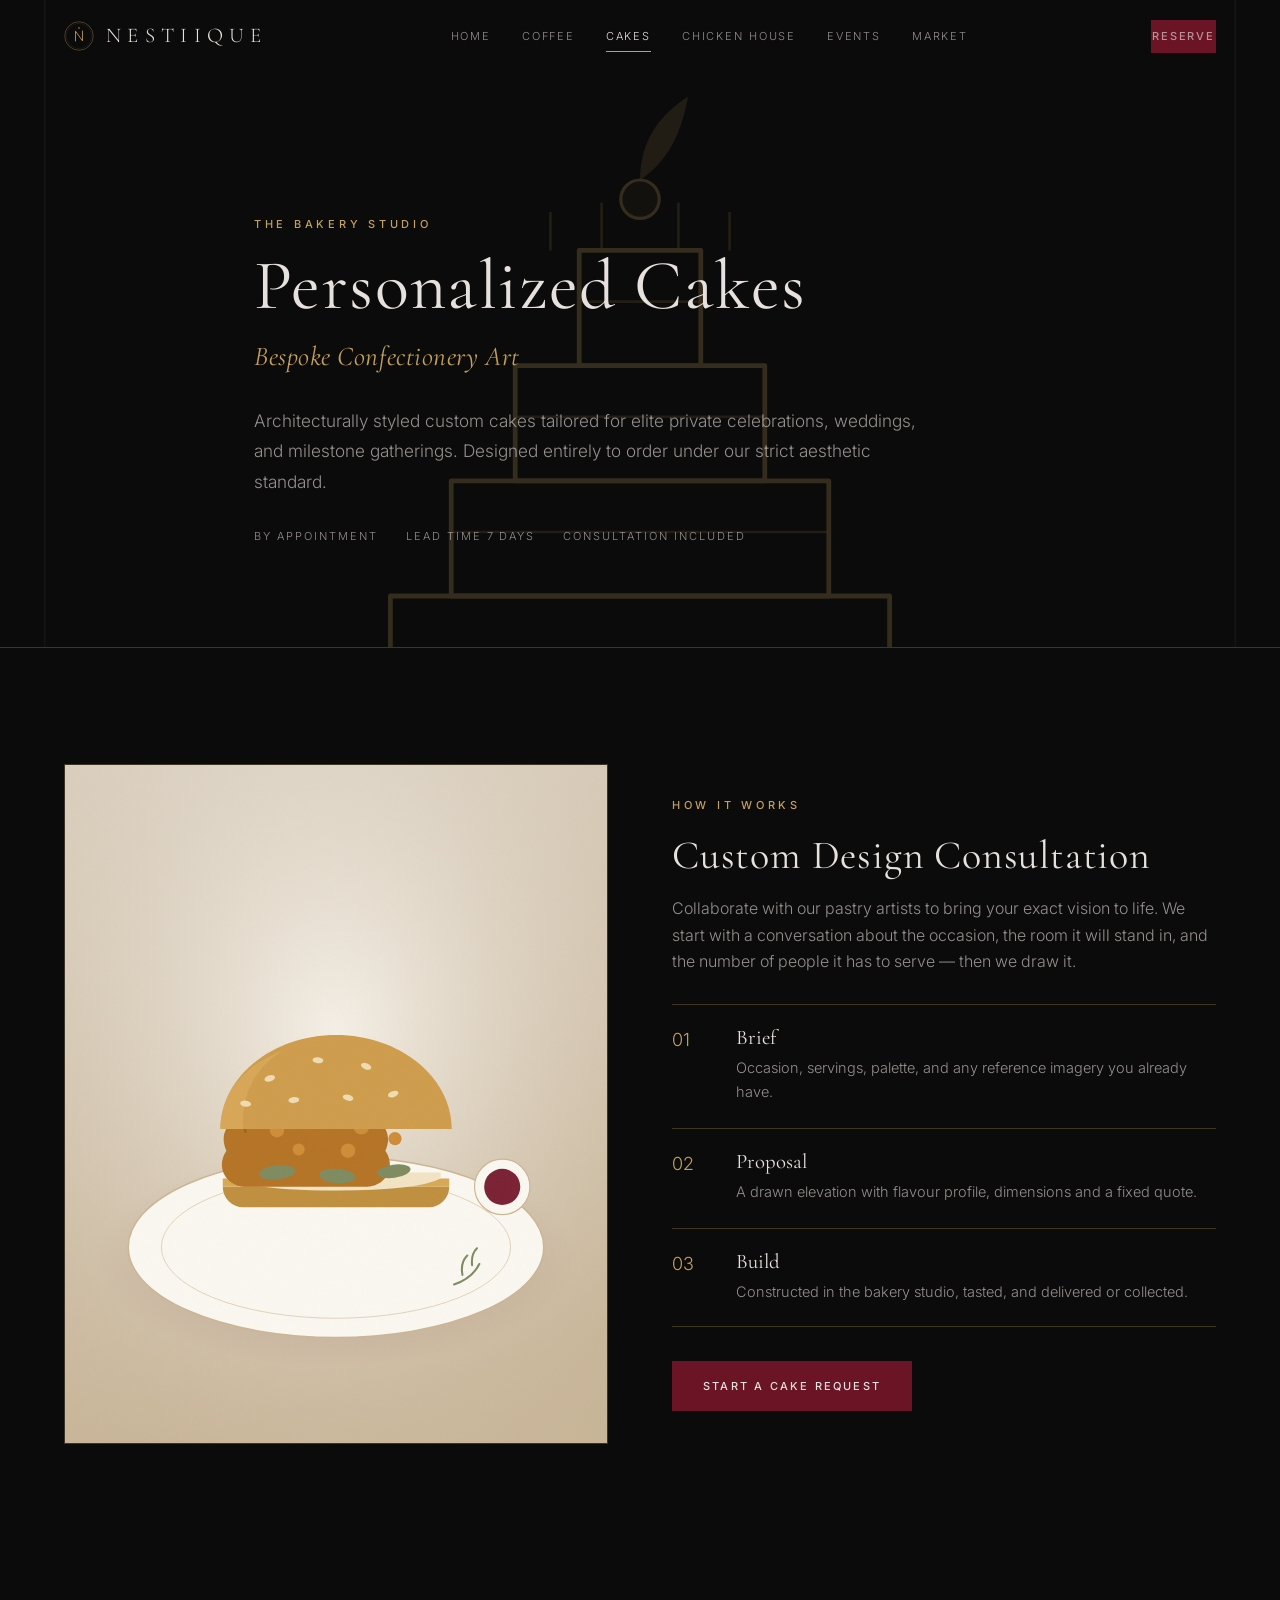
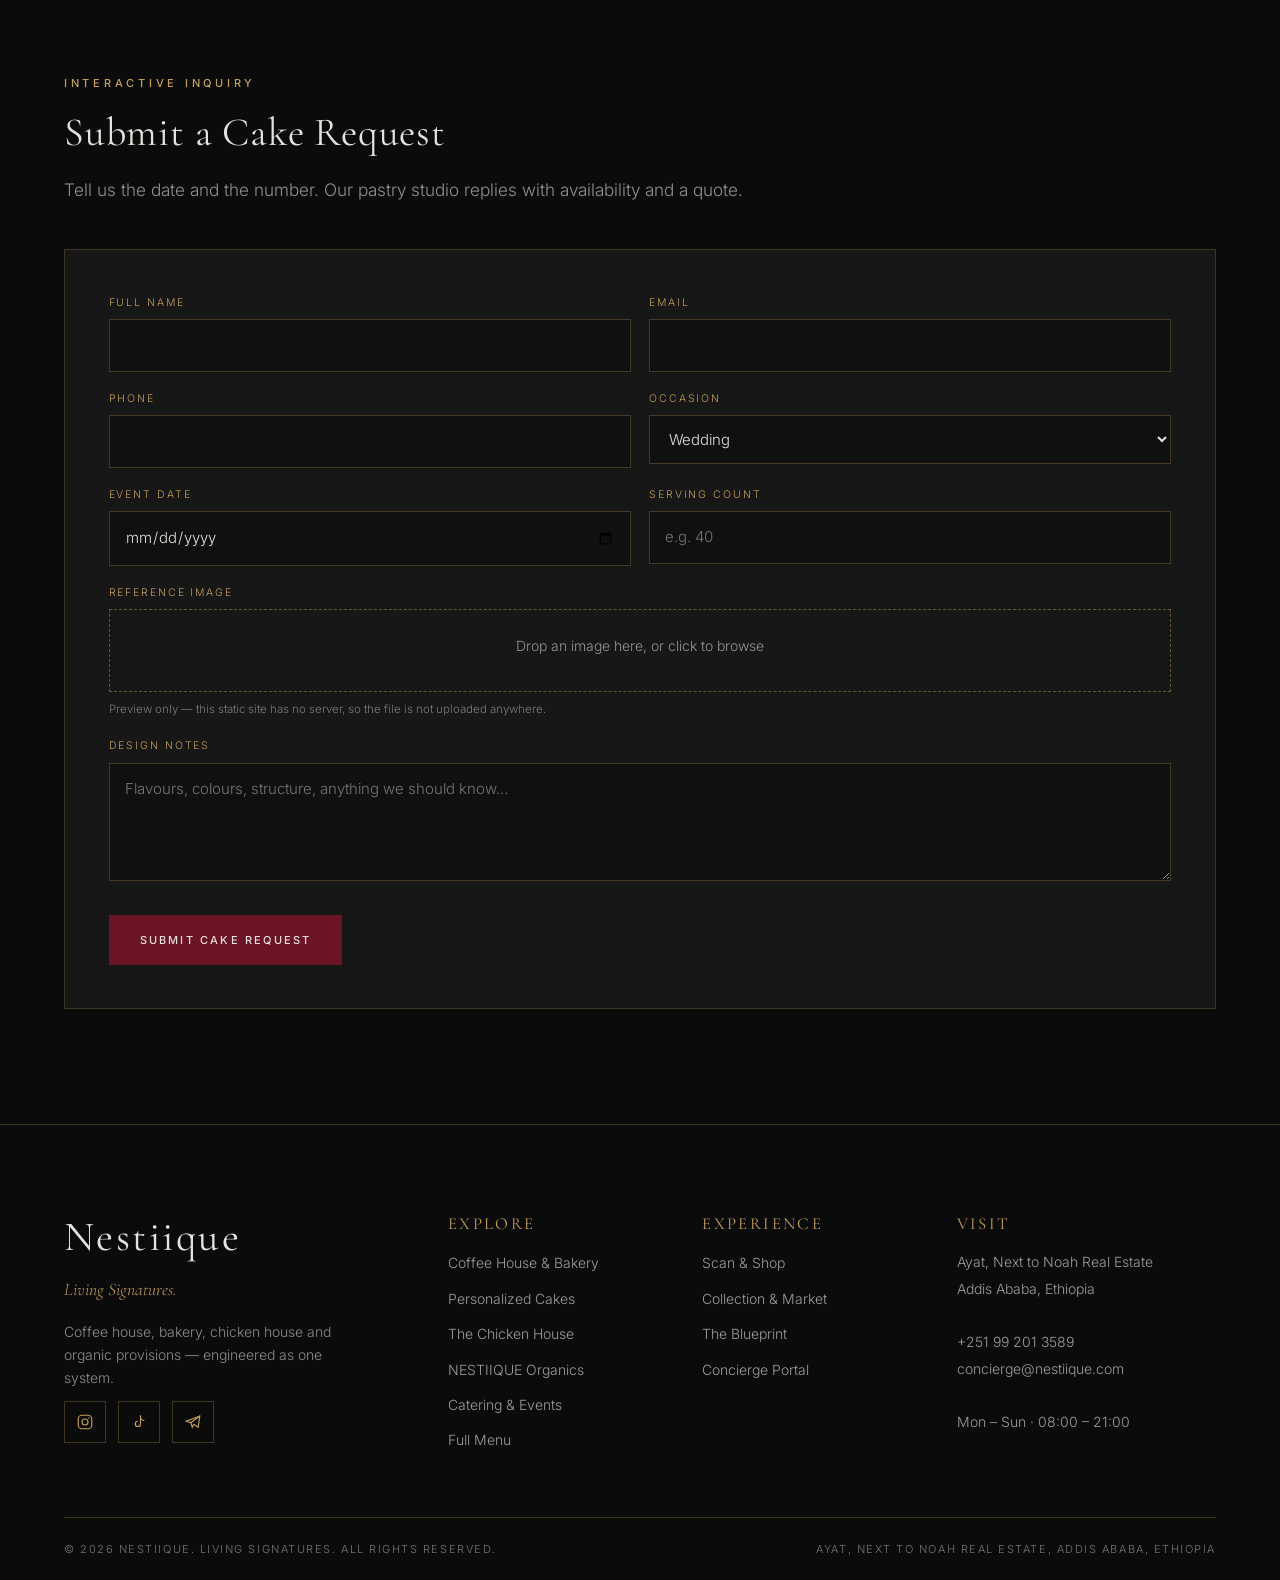
<file: cakes.html>
<!DOCTYPE html>
<html lang="en">
<head>
<meta charset="utf-8" />
<meta name="viewport" content="width=device-width, initial-scale=1" />
<title>Personalized Cakes — NESTIIQUE</title>
<meta name="description" content="Bespoke Confectionery Art. Architecturally styled custom cakes tailored for elite private celebrations, weddings and milestone gatherings, designed entirely to order." />
<meta name="theme-color" content="#0B0B0B" />
<link rel="icon" href="assets/img/favicon.svg" type="image/svg+xml" />
<link rel="preconnect" href="https://fonts.googleapis.com" />
<link rel="preconnect" href="https://fonts.gstatic.com" crossorigin />
<link href="https://fonts.googleapis.com/css2?family=Cormorant+Garamond:ital,wght@0,300;0,400;0,500;0,600;1,300;1,400&family=Inter:wght@300;400;500;600&display=swap" rel="stylesheet" />
<link rel="stylesheet" href="css/styles.css" />
</head>
<body class="theme-dark">

<a class="skip-link" href="#main">Skip to main content</a>

<header class="site-header" id="siteHeader">
  <div class="site-header__inner">
    <a class="brand" href="index.html" aria-label="NESTIIQUE home">
      <svg class="brand__mark" viewBox="0 0 120 120" aria-hidden="true" focusable="false">
        <circle cx="60" cy="60" r="57" fill="none" stroke="currentColor" stroke-width="1.4"/>
        <circle cx="60" cy="60" r="50.5" fill="none" stroke="currentColor" stroke-width="0.7" opacity="0.55"/>
        <path d="M46 79.5V40.5L74 79.5V40.5" fill="none" stroke="currentColor" stroke-width="3.4" stroke-linecap="square"/>
        <path d="M60 22.5l3 5.1-3 5.1-3-5.1z" fill="currentColor" opacity="0.9"/>
      </svg>
      <span class="brand__word">Nestiique</span>
    </a>

    <nav class="nav" aria-label="Primary">
      <a href="index.html">Home</a>
      <a href="coffee.html">Coffee</a>
      <a href="cakes.html" aria-current="page">Cakes</a>
      <a href="chicken.html">Chicken House</a>
      <a href="events.html">Events</a>
      <a href="market.html">Market</a>
    </nav>

    <nav class="nav" aria-label="Secondary">
      <a class="btn btn--sm btn--primary js-reserve" href="#main">Reserve</a>
      <button class="nav-toggle" id="navToggle" aria-expanded="false" aria-controls="mobileMenu" aria-label="Open menu">
        <span></span><span></span><span></span>
      </button>
    </nav>
  </div>
</header>

<div class="mobile-menu" id="mobileMenu" hidden>
  <nav aria-label="Mobile">
    <ul>
      <li><a href="index.html">Home</a></li>
      <li><a href="coffee.html">Coffee House &amp; Bakery</a></li>
      <li><a href="cakes.html">Personalized Cakes</a></li>
      <li><a href="chicken.html">The Chicken House</a></li>
      <li><a href="organics.html">NESTIIQUE Organics</a></li>
      <li><a href="events.html">Catering &amp; Events</a></li>
      <li><a href="scan.html">Scan &amp; Shop</a></li>
      <li><a href="market.html">Collection &amp; Market</a></li>
      <li><a href="menu.html">Full Menu</a></li>
      <li><a href="about.html">The Blueprint</a></li>
      <li><a href="account.html">Concierge Portal</a></li>
    </ul>
    <a class="btn btn--primary js-reserve" href="#main">Reserve a Table</a>
    <p class="mobile-menu__contact">
      <a href="tel:+251992013589">+251 99 201 3589</a><br />
      Ayat, Next to Noah Real Estate, Addis Ababa, Ethiopia
    </p>
  </nav>
</div>

<main id="main">

  <section class="pagehero">
    <div class="pagehero__bg"><img src="assets/img/cake.svg" alt="" /></div>
    <div class="wrap pagehero__inner">
      <span class="eyebrow">The Bakery Studio</span>
      <h1 class="display display--lg">Personalized Cakes</h1>
      <p class="display" style="font-style:italic;color:var(--gold);font-size:clamp(1.15rem,2.4vw,1.7rem);margin-top:14px">Bespoke Confectionery Art</p>
      <p class="lead">
        Architecturally styled custom cakes tailored for elite private celebrations, weddings, and
        milestone gatherings. Designed entirely to order under our strict aesthetic standard.
      </p>
      <div class="pagehero__meta">
        <span>By appointment</span>
        <span>Lead time 7 days</span>
        <span>Consultation included</span>
      </div>
    </div>
  </section>

  <section class="section">
    <div class="wrap">
      <div class="split">
        <div class="split__media reveal">
          <img src="assets/img/dish-1.svg" alt="An artisan cake finished and plated in the NESTIIQUE bakery studio" loading="lazy" />
        </div>
        <div class="reveal">
          <span class="eyebrow">How It Works</span>
          <h2 class="display display--md">Custom Design Consultation</h2>
          <p class="body-text" style="margin-top:18px">
            Collaborate with our pastry artists to bring your exact vision to life. We start with a
            conversation about the occasion, the room it will stand in, and the number of people it
            has to serve — then we draw it.
          </p>
          <ul class="feature-list" style="margin-top:30px">
            <li>
              <span class="tick">01</span>
              <div><h3>Brief</h3><p>Occasion, servings, palette, and any reference imagery you already have.</p></div>
            </li>
            <li>
              <span class="tick">02</span>
              <div><h3>Proposal</h3><p>A drawn elevation with flavour profile, dimensions and a fixed quote.</p></div>
            </li>
            <li>
              <span class="tick">03</span>
              <div><h3>Build</h3><p>Constructed in the bakery studio, tasted, and delivered or collected.</p></div>
            </li>
          </ul>
          <div class="btn-row">
            <a class="btn btn--primary" href="#inquiry">Start a Cake Request</a>
          </div>
        </div>
      </div>
    </div>
  </section>

  <section class="section" id="inquiry">
    <div class="wrap">
      <span class="eyebrow">Interactive Inquiry</span>
      <h2 class="display display--md">Submit a Cake Request</h2>
      <p class="lead" style="margin-top:20px">
        Tell us the date and the number. Our pastry studio replies with availability and a quote.
      </p>

      <div class="form-panel reveal" style="margin-top:44px">
        <form data-form data-success="Request received. Our pastry studio will reply with availability and a quote within one business day." novalidate>
          <div class="form-grid">
            <div class="field">
              <label for="c-name">Full name</label>
              <input id="c-name" name="name" required autocomplete="name" />
            </div>
            <div class="field">
              <label for="c-email">Email</label>
              <input id="c-email" name="email" required type="email" autocomplete="email" />
            </div>
            <div class="field">
              <label for="c-phone">Phone</label>
              <input id="c-phone" name="phone" required type="tel" autocomplete="tel" />
            </div>
            <div class="field">
              <label for="c-occasion">Occasion</label>
              <select id="c-occasion" name="occasion">
                <option>Wedding</option>
                <option>Birthday</option>
                <option>Anniversary</option>
                <option>Corporate</option>
                <option>Other</option>
              </select>
            </div>
            <div class="field">
              <label for="c-date">Event date</label>
              <input id="c-date" name="date" required type="date" />
            </div>
            <div class="field">
              <label for="c-servings">Serving count</label>
              <input id="c-servings" name="servings" required type="number" min="1" step="1" placeholder="e.g. 40" />
            </div>

            <div class="field field--full">
              <label>Reference image</label>
              <div class="file-drop">
                <input type="file" id="c-ref" accept="image/*" />
                <p class="file-drop__label" style="font-size:14px;color:var(--muted)">Drop an image here, or click to browse</p>
                <div class="file-drop__preview"></div>
                <p class="file-drop__name"></p>
              </div>
              <span class="field__hint">Preview only — this static site has no server, so the file is not uploaded anywhere.</span>
            </div>

            <div class="field field--full">
              <label for="c-notes">Design notes</label>
              <textarea id="c-notes" name="notes" placeholder="Flavours, colours, structure, anything we should know…"></textarea>
            </div>
          </div>

          <div class="btn-row">
            <button type="submit" class="btn btn--primary">Submit Cake Request</button>
          </div>
          <p class="form-status" hidden role="status"></p>
        </form>
      </div>
    </div>
  </section>

</main>

<footer class="site-footer">
  <div class="wrap">
    <div class="site-footer__top">
      <div>
        <h2 class="site-footer__title">Nestiique</h2>
        <p class="site-footer__tag">Living Signatures.</p>
        <p style="margin-top:16px;color:rgba(230,225,220,.6);font-size:14px;max-width:34ch">
          Coffee house, bakery, chicken house and organic provisions — engineered as one system.
        </p>
        <div class="socials" aria-label="Social media">
          <a href="#" aria-label="Instagram (TODO — add your handle)" title="TODO: add Instagram link">
            <svg viewBox="0 0 24 24" fill="none" stroke="currentColor" stroke-width="1.5" aria-hidden="true"><rect x="3" y="3" width="18" height="18" rx="5"/><circle cx="12" cy="12" r="4"/><circle cx="17.2" cy="6.8" r="1" fill="currentColor" stroke="none"/></svg>
          </a>
          <a href="#" aria-label="TikTok (TODO — add your handle)" title="TODO: add TikTok link">
            <svg viewBox="0 0 24 24" fill="none" stroke="currentColor" stroke-width="1.5" aria-hidden="true"><path d="M14 3v11.5a3.5 3.5 0 1 1-3.5-3.5"/><path d="M14 6.5c.8 2.2 2.6 3.5 5 3.7"/></svg>
          </a>
          <a href="#" aria-label="Telegram (TODO — add your handle)" title="TODO: add Telegram link">
            <svg viewBox="0 0 24 24" fill="none" stroke="currentColor" stroke-width="1.5" aria-hidden="true"><path d="M21 4 3 11l6 2 2 6 2-4 6 4z"/><path d="M9 13 21 4"/></svg>
          </a>
        </div>
      </div>
      <div>
        <h3>Explore</h3>
        <ul>
          <li><a href="coffee.html">Coffee House &amp; Bakery</a></li>
          <li><a href="cakes.html">Personalized Cakes</a></li>
          <li><a href="chicken.html">The Chicken House</a></li>
          <li><a href="organics.html">NESTIIQUE Organics</a></li>
          <li><a href="events.html">Catering &amp; Events</a></li>
          <li><a href="menu.html">Full Menu</a></li>
        </ul>
      </div>
      <div>
        <h3>Experience</h3>
        <ul>
          <li><a href="scan.html">Scan &amp; Shop</a></li>
          <li><a href="market.html">Collection &amp; Market</a></li>
          <li><a href="about.html">The Blueprint</a></li>
          <li><a href="account.html">Concierge Portal</a></li>
        </ul>
      </div>
      <div>
        <h3>Visit</h3>
        <address>
          Ayat, Next to Noah Real Estate<br />
          Addis Ababa, Ethiopia<br /><br />
          <a href="tel:+251992013589">+251 99 201 3589</a><br />
          <a href="mailto:concierge@nestiique.com">concierge@nestiique.com</a><br /><br />
          Mon – Sun &middot; 08:00 – 21:00
        </address>
      </div>
    </div>
    <div class="site-footer__bar">
      <span>© 2026 NESTIIQUE. Living Signatures. All Rights Reserved.</span>
      <span>Ayat, Next to Noah Real Estate, Addis Ababa, Ethiopia</span>
    </div>
  </div>
</footer>

<script src="js/main.js"></script>
</body>
</html>
</file>
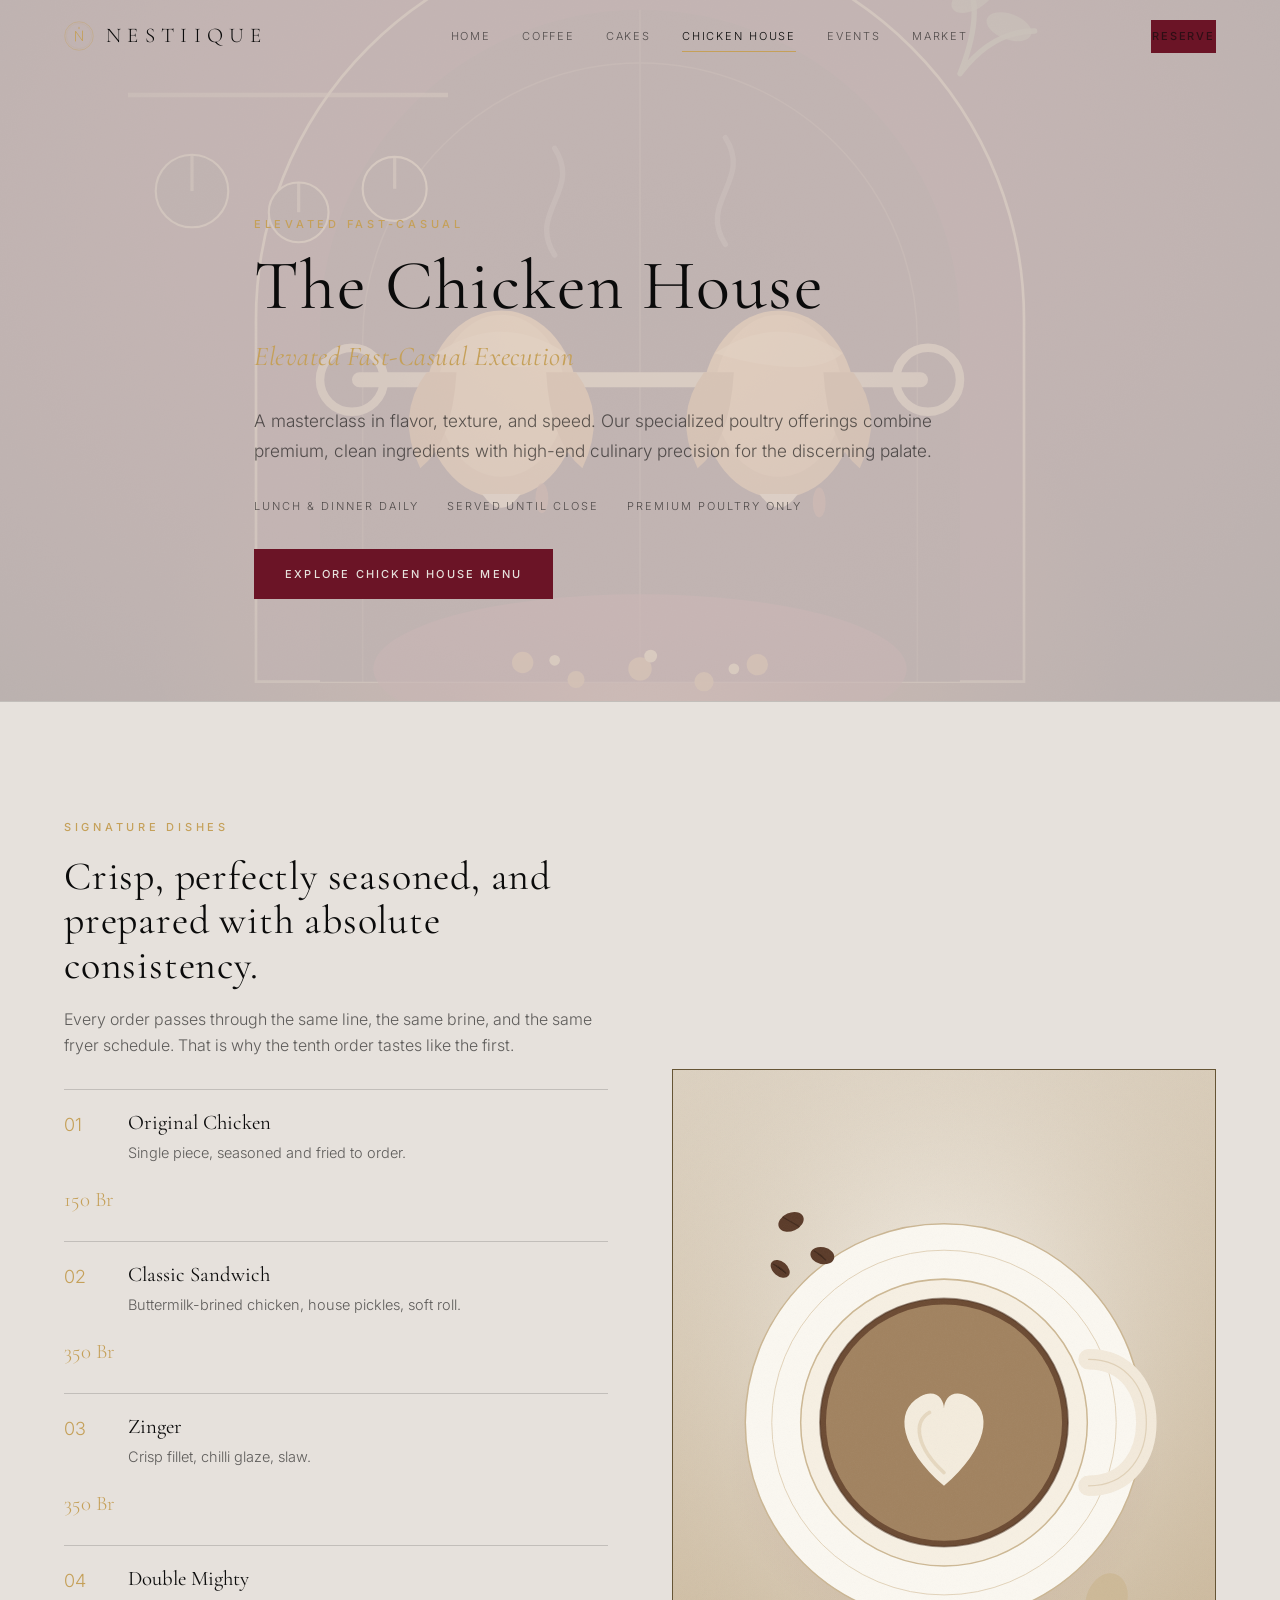
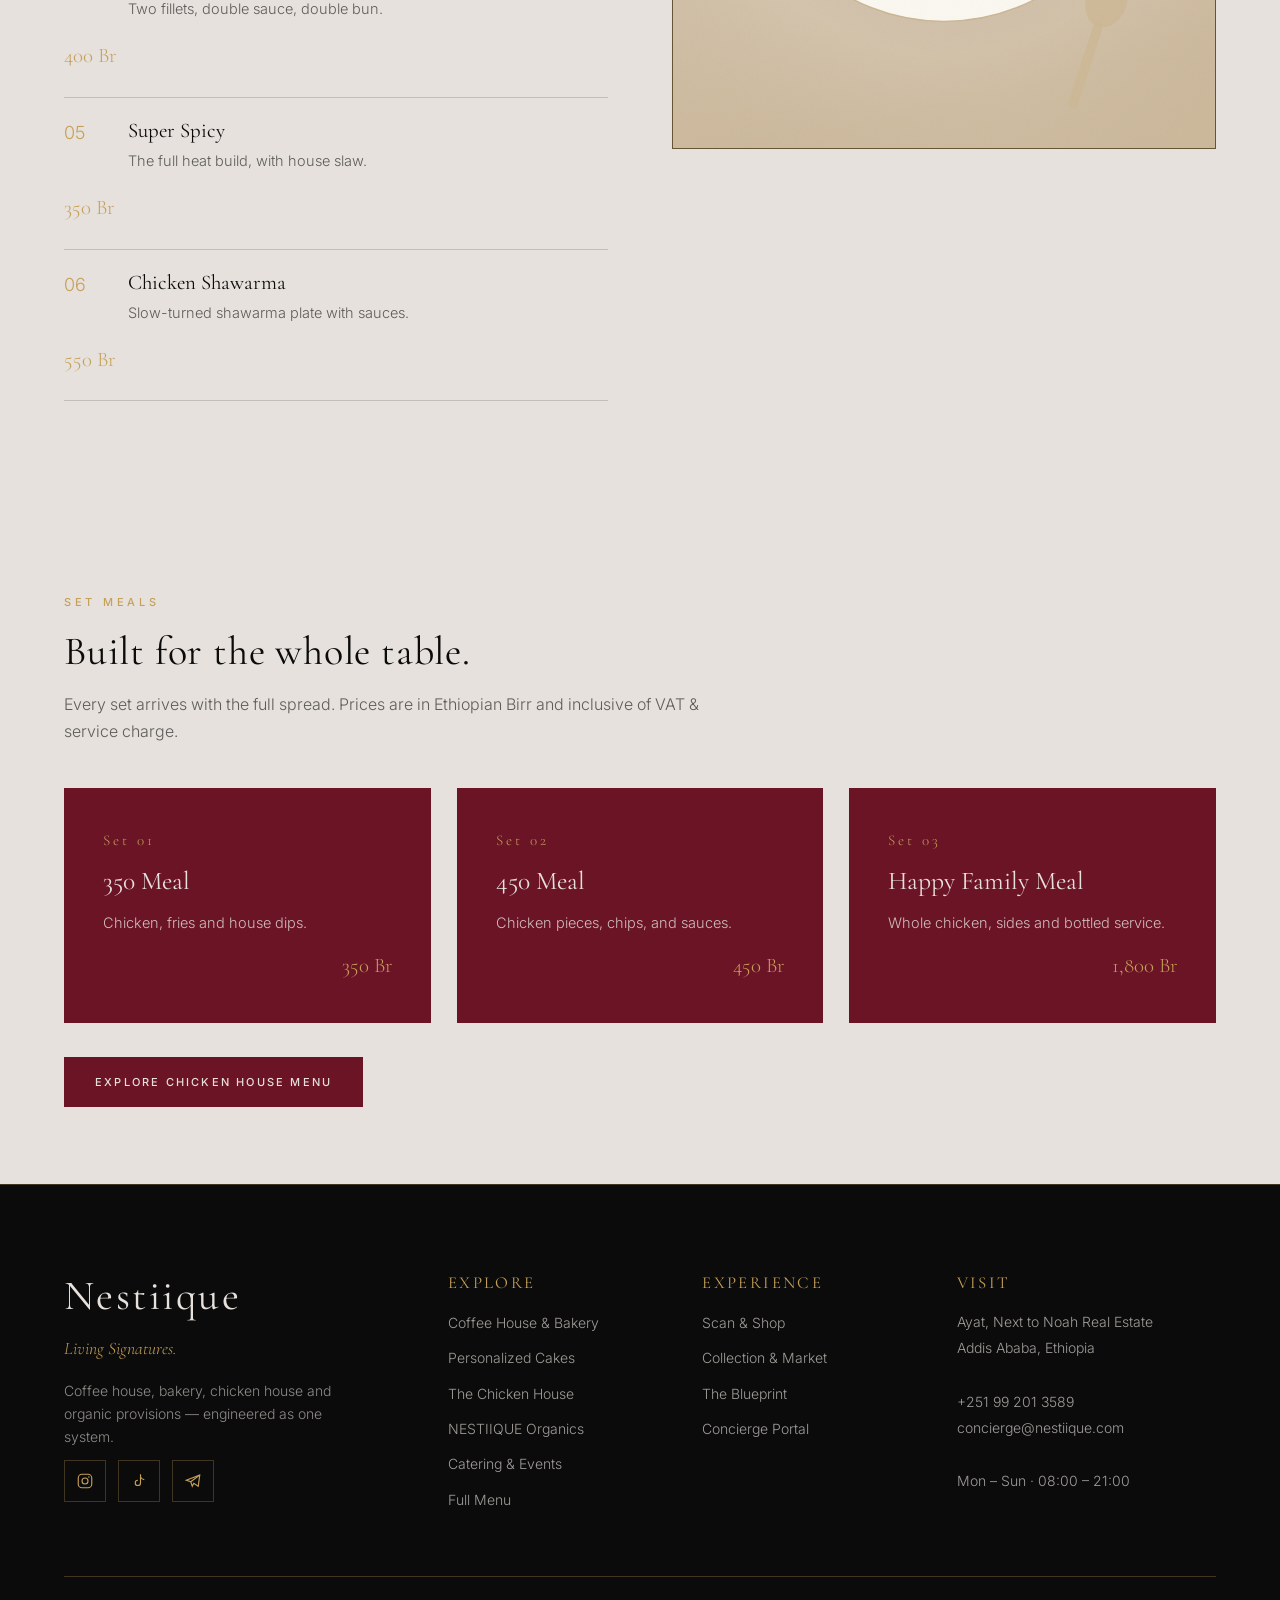
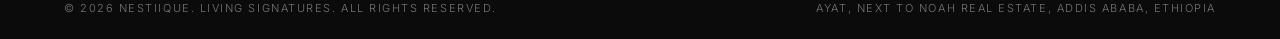
<file: chicken.html>
<!DOCTYPE html>
<html lang="en">
<head>
<meta charset="utf-8" />
<meta name="viewport" content="width=device-width, initial-scale=1" />
<title>The Chicken House — NESTIIQUE</title>
<meta name="description" content="Elevated Fast-Casual Execution. Specialized poultry offerings combining premium, clean ingredients with high-end culinary precision." />
<meta name="theme-color" content="#E6E1DC" />
<link rel="icon" href="assets/img/favicon.svg" type="image/svg+xml" />
<link rel="preconnect" href="https://fonts.googleapis.com" />
<link rel="preconnect" href="https://fonts.gstatic.com" crossorigin />
<link href="https://fonts.googleapis.com/css2?family=Cormorant+Garamond:ital,wght@0,300;0,400;0,500;0,600;1,300;1,400&family=Inter:wght@300;400;500;600&display=swap" rel="stylesheet" />
<link rel="stylesheet" href="css/styles.css" />
</head>
<body class="theme-light">

<a class="skip-link" href="#main">Skip to main content</a>

<header class="site-header" id="siteHeader">
  <div class="site-header__inner">
    <a class="brand" href="index.html" aria-label="NESTIIQUE home">
      <svg class="brand__mark" viewBox="0 0 120 120" aria-hidden="true" focusable="false">
        <circle cx="60" cy="60" r="57" fill="none" stroke="currentColor" stroke-width="1.4"/>
        <circle cx="60" cy="60" r="50.5" fill="none" stroke="currentColor" stroke-width="0.7" opacity="0.55"/>
        <path d="M46 79.5V40.5L74 79.5V40.5" fill="none" stroke="currentColor" stroke-width="3.4" stroke-linecap="square"/>
        <path d="M60 22.5l3 5.1-3 5.1-3-5.1z" fill="currentColor" opacity="0.9"/>
      </svg>
      <span class="brand__word">Nestiique</span>
    </a>

    <nav class="nav" aria-label="Primary">
      <a href="index.html">Home</a>
      <a href="coffee.html">Coffee</a>
      <a href="cakes.html">Cakes</a>
      <a href="chicken.html" aria-current="page">Chicken House</a>
      <a href="events.html">Events</a>
      <a href="market.html">Market</a>
    </nav>

    <nav class="nav" aria-label="Secondary">
      <a class="btn btn--sm btn--primary js-reserve" href="#main">Reserve</a>
      <button class="nav-toggle" id="navToggle" aria-expanded="false" aria-controls="mobileMenu" aria-label="Open menu">
        <span></span><span></span><span></span>
      </button>
    </nav>
  </div>
</header>

<div class="mobile-menu" id="mobileMenu" hidden>
  <nav aria-label="Mobile">
    <ul>
      <li><a href="index.html">Home</a></li>
      <li><a href="coffee.html">Coffee House &amp; Bakery</a></li>
      <li><a href="cakes.html">Personalized Cakes</a></li>
      <li><a href="chicken.html">The Chicken House</a></li>
      <li><a href="organics.html">NESTIIQUE Organics</a></li>
      <li><a href="events.html">Catering &amp; Events</a></li>
      <li><a href="scan.html">Scan &amp; Shop</a></li>
      <li><a href="market.html">Collection &amp; Market</a></li>
      <li><a href="menu.html">Full Menu</a></li>
      <li><a href="about.html">The Blueprint</a></li>
      <li><a href="account.html">Concierge Portal</a></li>
    </ul>
    <a class="btn btn--primary js-reserve" href="#main">Reserve a Table</a>
    <p class="mobile-menu__contact">
      <a href="tel:+251992013589">+251 99 201 3589</a><br />
      Ayat, Next to Noah Real Estate, Addis Ababa, Ethiopia
    </p>
  </nav>
</div>

<main id="main">

  <section class="pagehero">
    <div class="pagehero__bg"><img src="assets/img/chicken.svg" alt="" /></div>
    <div class="wrap pagehero__inner">
      <span class="eyebrow">Elevated Fast-Casual</span>
      <h1 class="display display--lg">The Chicken House</h1>
      <p class="display" style="font-style:italic;color:var(--gold);font-size:clamp(1.15rem,2.4vw,1.7rem);margin-top:14px">Elevated Fast-Casual Execution</p>
      <p class="lead">
        A masterclass in flavor, texture, and speed. Our specialized poultry offerings combine
        premium, clean ingredients with high-end culinary precision for the discerning palate.
      </p>
      <div class="pagehero__meta">
        <span>Lunch &amp; dinner daily</span>
        <span>Served until close</span>
        <span>Premium poultry only</span>
      </div>
      <div class="btn-row">
        <a class="btn btn--primary" href="menu.html">Explore Chicken House Menu</a>
      </div>
    </div>
  </section>

  <section class="section">
    <div class="wrap">
      <div class="split">
        <div class="reveal">
          <span class="eyebrow">Signature Dishes</span>
          <h2 class="display display--md">Crisp, perfectly seasoned, and prepared with absolute consistency.</h2>
          <p class="body-text" style="margin-top:18px">
            Every order passes through the same line, the same brine, and the same fryer schedule.
            That is why the tenth order tastes like the first.
          </p>

          <ul class="feature-list" style="margin-top:30px">
            <li><span class="tick">01</span><div><h3>Original Chicken</h3><p>Single piece, seasoned and fried to order.</p></div><span class="menu-price">150 Br</span></li>
            <li><span class="tick">02</span><div><h3>Classic Sandwich</h3><p>Buttermilk-brined chicken, house pickles, soft roll.</p></div><span class="menu-price">350 Br</span></li>
            <li><span class="tick">03</span><div><h3>Zinger</h3><p>Crisp fillet, chilli glaze, slaw.</p></div><span class="menu-price">350 Br</span></li>
            <li><span class="tick">04</span><div><h3>Double Mighty</h3><p>Two fillets, double sauce, double bun.</p></div><span class="menu-price">400 Br</span></li>
            <li><span class="tick">05</span><div><h3>Super Spicy</h3><p>The full heat build, with house slaw.</p></div><span class="menu-price">350 Br</span></li>
            <li><span class="tick">06</span><div><h3>Chicken Shawarma</h3><p>Slow-turned shawarma plate with sauces.</p></div><span class="menu-price">550 Br</span></li>
          </ul>
        </div>
        <div class="split__media reveal">
          <img src="assets/img/dish-3.svg" alt="Fried chicken plated from the NESTIIQUE Chicken House" loading="lazy" />
        </div>
      </div>
    </div>
  </section>

  <section class="section section--tight">
    <div class="wrap">
      <span class="eyebrow">Set Meals</span>
      <h2 class="display display--md">Built for the whole table.</h2>
      <p class="body-text" style="margin-top:18px">
        Every set arrives with the full spread. Prices are in Ethiopian Birr and inclusive of VAT &amp;
        service charge.
      </p>

      <div class="grid grid--3" style="margin-top:44px">
        <article class="card card--burgundy reveal">
          <span class="card__num">Set 01</span>
          <h3 class="card__title">350 Meal</h3>
          <p class="card__text">Chicken, fries and house dips.</p>
          <span class="menu-price">350 Br</span>
        </article>
        <article class="card card--burgundy reveal">
          <span class="card__num">Set 02</span>
          <h3 class="card__title">450 Meal</h3>
          <p class="card__text">Chicken pieces, chips, and sauces.</p>
          <span class="menu-price">450 Br</span>
        </article>
        <article class="card card--burgundy reveal">
          <span class="card__num">Set 03</span>
          <h3 class="card__title">Happy Family Meal</h3>
          <p class="card__text">Whole chicken, sides and bottled service.</p>
          <span class="menu-price">1,800 Br</span>
        </article>
      </div>

      <div class="btn-row">
        <a class="btn btn--primary" href="menu.html">Explore Chicken House Menu</a>
      </div>
    </div>
  </section>

</main>

<footer class="site-footer">
  <div class="wrap">
    <div class="site-footer__top">
      <div>
        <h2 class="site-footer__title">Nestiique</h2>
        <p class="site-footer__tag">Living Signatures.</p>
        <p style="margin-top:16px;color:rgba(230,225,220,.6);font-size:14px;max-width:34ch">
          Coffee house, bakery, chicken house and organic provisions — engineered as one system.
        </p>
        <div class="socials" aria-label="Social media">
          <a href="#" aria-label="Instagram (TODO — add your handle)" title="TODO: add Instagram link">
            <svg viewBox="0 0 24 24" fill="none" stroke="currentColor" stroke-width="1.5" aria-hidden="true"><rect x="3" y="3" width="18" height="18" rx="5"/><circle cx="12" cy="12" r="4"/><circle cx="17.2" cy="6.8" r="1" fill="currentColor" stroke="none"/></svg>
          </a>
          <a href="#" aria-label="TikTok (TODO — add your handle)" title="TODO: add TikTok link">
            <svg viewBox="0 0 24 24" fill="none" stroke="currentColor" stroke-width="1.5" aria-hidden="true"><path d="M14 3v11.5a3.5 3.5 0 1 1-3.5-3.5"/><path d="M14 6.5c.8 2.2 2.6 3.5 5 3.7"/></svg>
          </a>
          <a href="#" aria-label="Telegram (TODO — add your handle)" title="TODO: add Telegram link">
            <svg viewBox="0 0 24 24" fill="none" stroke="currentColor" stroke-width="1.5" aria-hidden="true"><path d="M21 4 3 11l6 2 2 6 2-4 6 4z"/><path d="M9 13 21 4"/></svg>
          </a>
        </div>
      </div>
      <div>
        <h3>Explore</h3>
        <ul>
          <li><a href="coffee.html">Coffee House &amp; Bakery</a></li>
          <li><a href="cakes.html">Personalized Cakes</a></li>
          <li><a href="chicken.html">The Chicken House</a></li>
          <li><a href="organics.html">NESTIIQUE Organics</a></li>
          <li><a href="events.html">Catering &amp; Events</a></li>
          <li><a href="menu.html">Full Menu</a></li>
        </ul>
      </div>
      <div>
        <h3>Experience</h3>
        <ul>
          <li><a href="scan.html">Scan &amp; Shop</a></li>
          <li><a href="market.html">Collection &amp; Market</a></li>
          <li><a href="about.html">The Blueprint</a></li>
          <li><a href="account.html">Concierge Portal</a></li>
        </ul>
      </div>
      <div>
        <h3>Visit</h3>
        <address>
          Ayat, Next to Noah Real Estate<br />
          Addis Ababa, Ethiopia<br /><br />
          <a href="tel:+251992013589">+251 99 201 3589</a><br />
          <a href="mailto:concierge@nestiique.com">concierge@nestiique.com</a><br /><br />
          Mon – Sun &middot; 08:00 – 21:00
        </address>
      </div>
    </div>
    <div class="site-footer__bar">
      <span>© 2026 NESTIIQUE. Living Signatures. All Rights Reserved.</span>
      <span>Ayat, Next to Noah Real Estate, Addis Ababa, Ethiopia</span>
    </div>
  </div>
</footer>

<script src="js/main.js"></script>
</body>
</html>
</file>
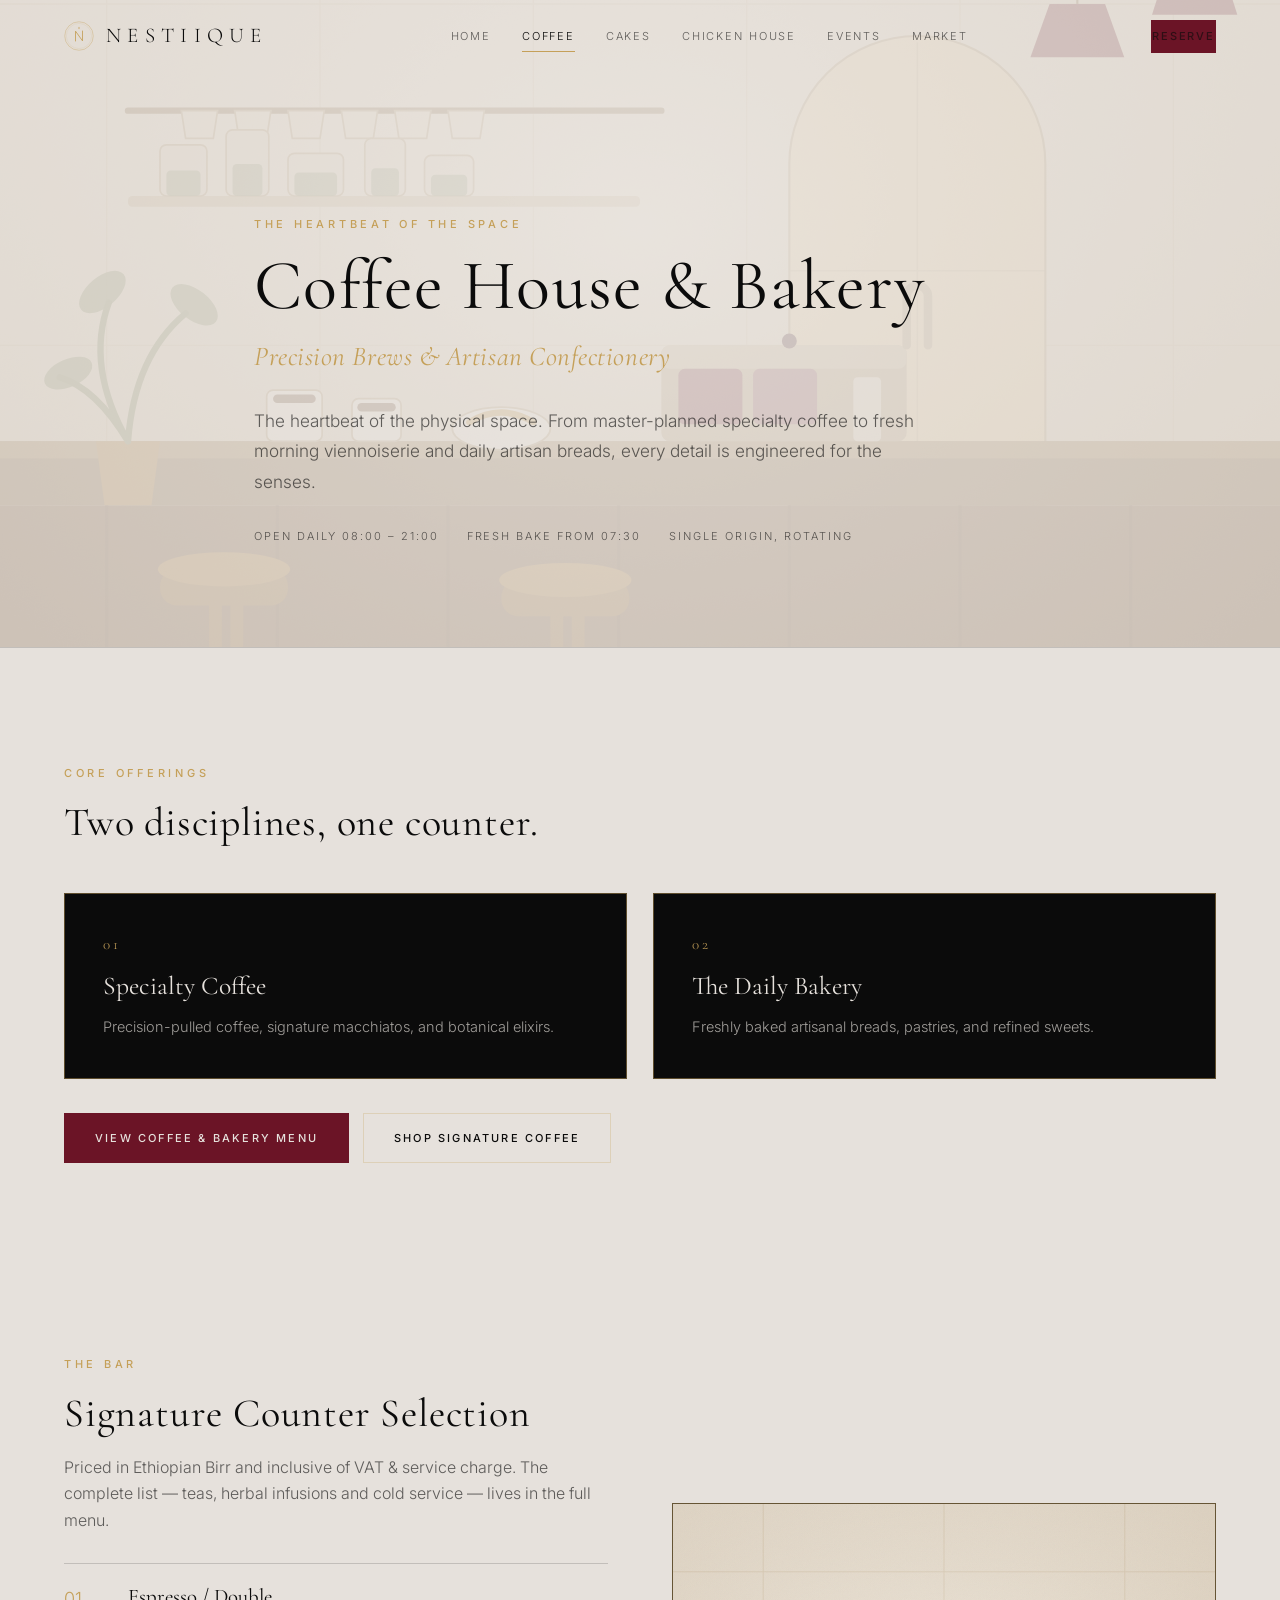
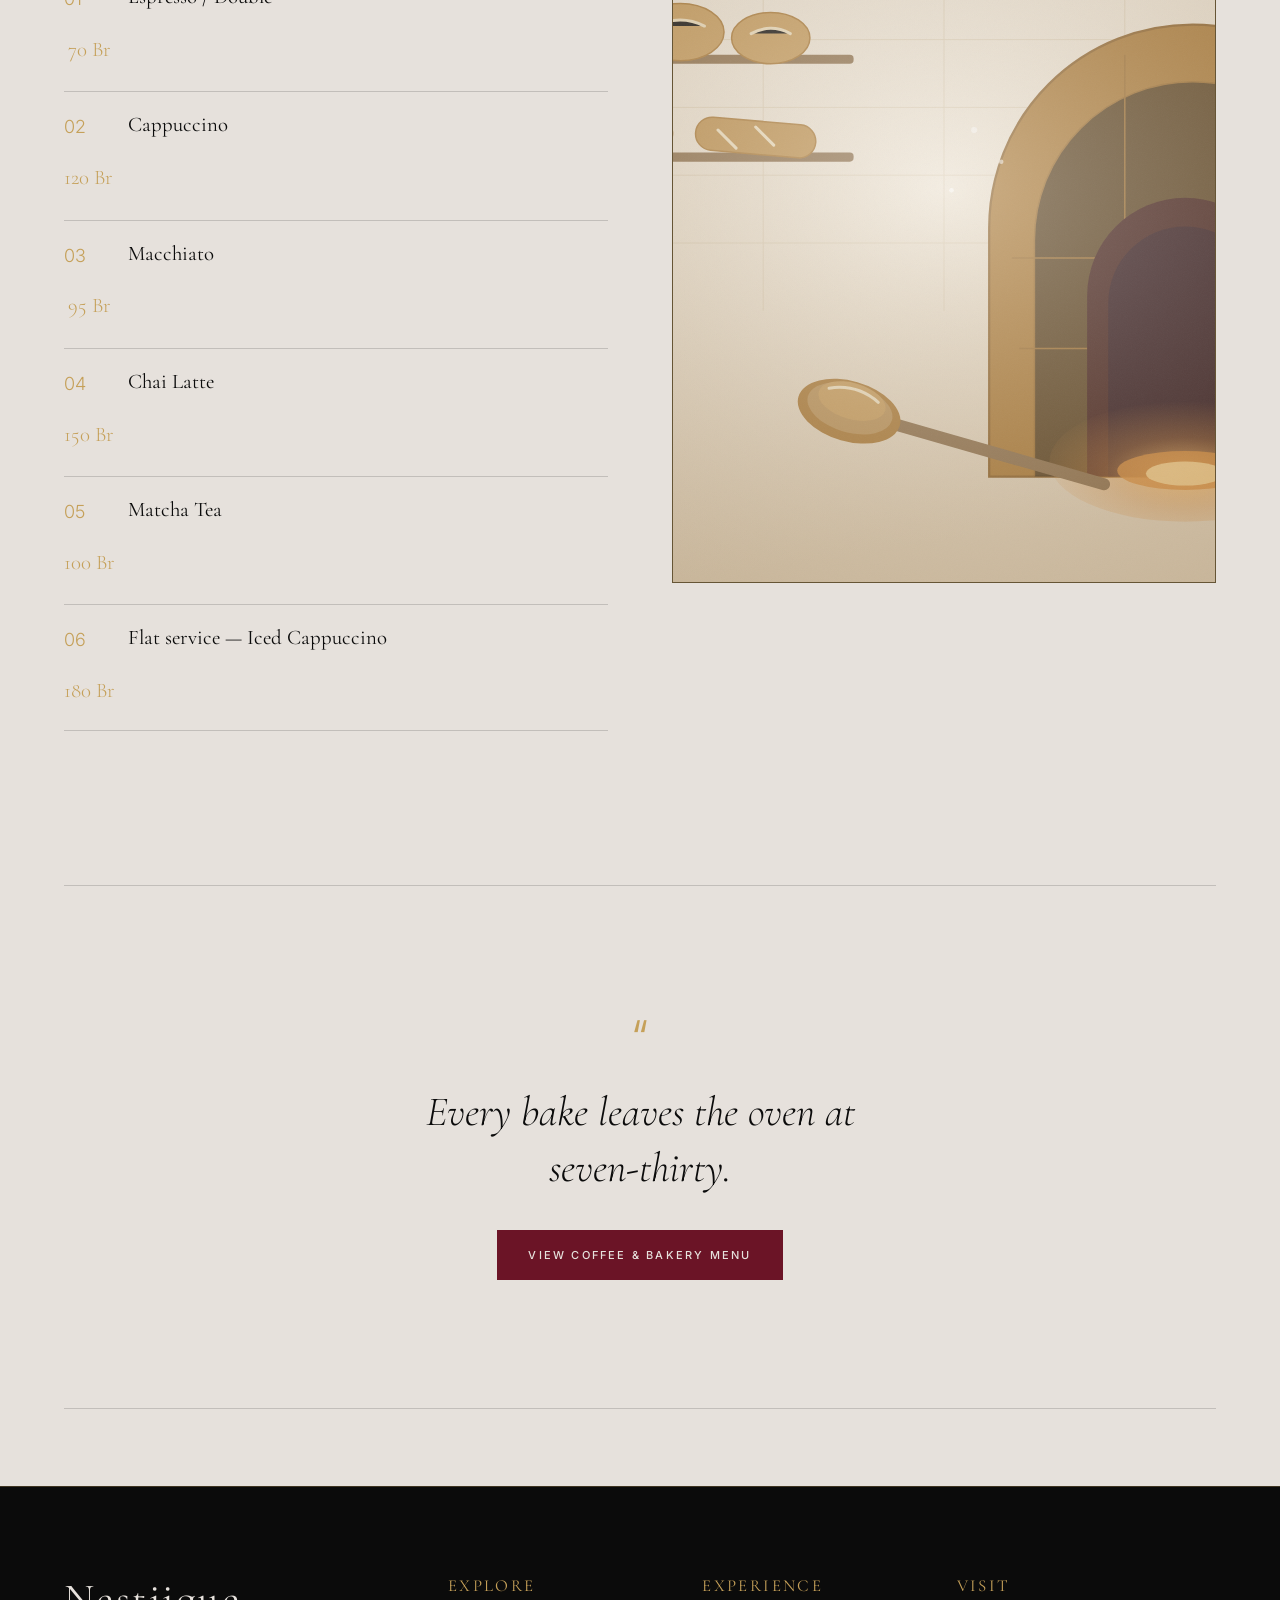
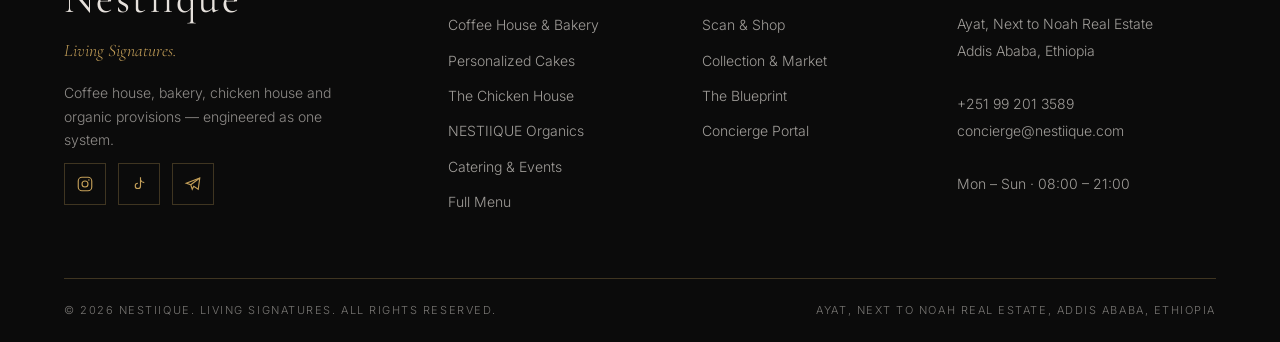
<file: coffee.html>
<!DOCTYPE html>
<html lang="en">
<head>
<meta charset="utf-8" />
<meta name="viewport" content="width=device-width, initial-scale=1" />
<title>Coffee House &amp; Bakery — NESTIIQUE</title>
<meta name="description" content="Precision Brews &amp; Artisan Confectionery. Master-planned specialty coffee, fresh morning viennoiserie and daily artisan breads, engineered for the senses." />
<meta name="theme-color" content="#E6E1DC" />
<link rel="icon" href="assets/img/favicon.svg" type="image/svg+xml" />
<link rel="preconnect" href="https://fonts.googleapis.com" />
<link rel="preconnect" href="https://fonts.gstatic.com" crossorigin />
<link href="https://fonts.googleapis.com/css2?family=Cormorant+Garamond:ital,wght@0,300;0,400;0,500;0,600;1,300;1,400&family=Inter:wght@300;400;500;600&display=swap" rel="stylesheet" />
<link rel="stylesheet" href="css/styles.css" />
</head>
<body class="theme-light">

<a class="skip-link" href="#main">Skip to main content</a>

<header class="site-header" id="siteHeader">
  <div class="site-header__inner">
    <a class="brand" href="index.html" aria-label="NESTIIQUE home">
      <svg class="brand__mark" viewBox="0 0 120 120" aria-hidden="true" focusable="false">
        <circle cx="60" cy="60" r="57" fill="none" stroke="currentColor" stroke-width="1.4"/>
        <circle cx="60" cy="60" r="50.5" fill="none" stroke="currentColor" stroke-width="0.7" opacity="0.55"/>
        <path d="M46 79.5V40.5L74 79.5V40.5" fill="none" stroke="currentColor" stroke-width="3.4" stroke-linecap="square"/>
        <path d="M60 22.5l3 5.1-3 5.1-3-5.1z" fill="currentColor" opacity="0.9"/>
      </svg>
      <span class="brand__word">Nestiique</span>
    </a>

    <nav class="nav" aria-label="Primary">
      <a href="index.html">Home</a>
      <a href="coffee.html" aria-current="page">Coffee</a>
      <a href="cakes.html">Cakes</a>
      <a href="chicken.html">Chicken House</a>
      <a href="events.html">Events</a>
      <a href="market.html">Market</a>
    </nav>

    <nav class="nav" aria-label="Secondary">
      <a class="btn btn--sm btn--primary js-reserve" href="#main">Reserve</a>
      <button class="nav-toggle" id="navToggle" aria-expanded="false" aria-controls="mobileMenu" aria-label="Open menu">
        <span></span><span></span><span></span>
      </button>
    </nav>
  </div>
</header>

<div class="mobile-menu" id="mobileMenu" hidden>
  <nav aria-label="Mobile">
    <ul>
      <li><a href="index.html">Home</a></li>
      <li><a href="coffee.html">Coffee House &amp; Bakery</a></li>
      <li><a href="cakes.html">Personalized Cakes</a></li>
      <li><a href="chicken.html">The Chicken House</a></li>
      <li><a href="organics.html">NESTIIQUE Organics</a></li>
      <li><a href="events.html">Catering &amp; Events</a></li>
      <li><a href="scan.html">Scan &amp; Shop</a></li>
      <li><a href="market.html">Collection &amp; Market</a></li>
      <li><a href="menu.html">Full Menu</a></li>
      <li><a href="about.html">The Blueprint</a></li>
      <li><a href="account.html">Concierge Portal</a></li>
    </ul>
    <a class="btn btn--primary js-reserve" href="#main">Reserve a Table</a>
    <p class="mobile-menu__contact">
      <a href="tel:+251992013589">+251 99 201 3589</a><br />
      Ayat, Next to Noah Real Estate, Addis Ababa, Ethiopia
    </p>
  </nav>
</div>

<main id="main">

  <section class="pagehero">
    <div class="pagehero__bg"><img src="assets/img/cafe.svg" alt="" /></div>
    <div class="wrap pagehero__inner">
      <span class="eyebrow">The Heartbeat of the Space</span>
      <h1 class="display display--lg">Coffee House &amp; Bakery</h1>
      <p class="display" style="font-style:italic;color:var(--gold);font-size:clamp(1.15rem,2.4vw,1.7rem);margin-top:14px">Precision Brews &amp; Artisan Confectionery</p>
      <p class="lead">
        The heartbeat of the physical space. From master-planned specialty coffee to fresh morning
        viennoiserie and daily artisan breads, every detail is engineered for the senses.
      </p>
      <div class="pagehero__meta">
        <span>Open daily 08:00 – 21:00</span>
        <span>Fresh bake from 07:30</span>
        <span>Single origin, rotating</span>
      </div>
    </div>
  </section>

  <section class="section">
    <div class="wrap">
      <span class="eyebrow">Core Offerings</span>
      <h2 class="display display--md">Two disciplines, one counter.</h2>

      <div class="grid grid--2" style="margin-top:48px">
        <article class="card reveal">
          <span class="card__num">01</span>
          <h3 class="card__title">Specialty Coffee</h3>
          <p class="card__text">Precision-pulled coffee, signature macchiatos, and botanical elixirs.</p>
        </article>
        <article class="card reveal">
          <span class="card__num">02</span>
          <h3 class="card__title">The Daily Bakery</h3>
          <p class="card__text">Freshly baked artisanal breads, pastries, and refined sweets.</p>
        </article>
      </div>

      <div class="btn-row">
        <a class="btn btn--primary" href="menu.html">View Coffee &amp; Bakery Menu</a>
        <a class="btn btn--outline" href="market.html#catalog">Shop Signature Coffee</a>
      </div>
    </div>
  </section>

  <section class="section section--tight">
    <div class="wrap">
      <div class="split">
        <div class="reveal">
          <span class="eyebrow">The Bar</span>
          <h2 class="display display--md">Signature Counter Selection</h2>
          <p class="body-text" style="margin-top:18px">
            Priced in Ethiopian Birr and inclusive of VAT &amp; service charge. The complete list —
            teas, herbal infusions and cold service — lives in the full menu.
          </p>

          <ul class="feature-list" style="margin-top:30px">
            <li><span class="tick">01</span><div><h3>Espresso / Double</h3></div><span class="menu-price">70 Br</span></li>
            <li><span class="tick">02</span><div><h3>Cappuccino</h3></div><span class="menu-price">120 Br</span></li>
            <li><span class="tick">03</span><div><h3>Macchiato</h3></div><span class="menu-price">95 Br</span></li>
            <li><span class="tick">04</span><div><h3>Chai Latte</h3></div><span class="menu-price">150 Br</span></li>
            <li><span class="tick">05</span><div><h3>Matcha Tea</h3></div><span class="menu-price">100 Br</span></li>
            <li><span class="tick">06</span><div><h3>Flat service — Iced Cappuccino</h3></div><span class="menu-price">180 Br</span></li>
          </ul>
        </div>
        <div class="split__media reveal">
          <img src="assets/img/bakery.svg" alt="Fresh artisan bakes from the NESTIIQUE daily bakery" loading="lazy" />
        </div>
      </div>
    </div>
  </section>

  <section class="section section--tight">
    <div class="wrap">
      <div class="quote reveal">
        <span class="quote__mark" aria-hidden="true">&ldquo;</span>
        <p class="quote__text">Every bake leaves the oven at seven-thirty.</p>
        <div class="btn-row" style="justify-content:center">
          <a class="btn btn--primary" href="menu.html">View Coffee &amp; Bakery Menu</a>
        </div>
      </div>
    </div>
  </section>

</main>

<footer class="site-footer">
  <div class="wrap">
    <div class="site-footer__top">
      <div>
        <h2 class="site-footer__title">Nestiique</h2>
        <p class="site-footer__tag">Living Signatures.</p>
        <p style="margin-top:16px;color:rgba(230,225,220,.6);font-size:14px;max-width:34ch">
          Coffee house, bakery, chicken house and organic provisions — engineered as one system.
        </p>
        <div class="socials" aria-label="Social media">
          <a href="#" aria-label="Instagram (TODO — add your handle)" title="TODO: add Instagram link">
            <svg viewBox="0 0 24 24" fill="none" stroke="currentColor" stroke-width="1.5" aria-hidden="true"><rect x="3" y="3" width="18" height="18" rx="5"/><circle cx="12" cy="12" r="4"/><circle cx="17.2" cy="6.8" r="1" fill="currentColor" stroke="none"/></svg>
          </a>
          <a href="#" aria-label="TikTok (TODO — add your handle)" title="TODO: add TikTok link">
            <svg viewBox="0 0 24 24" fill="none" stroke="currentColor" stroke-width="1.5" aria-hidden="true"><path d="M14 3v11.5a3.5 3.5 0 1 1-3.5-3.5"/><path d="M14 6.5c.8 2.2 2.6 3.5 5 3.7"/></svg>
          </a>
          <a href="#" aria-label="Telegram (TODO — add your handle)" title="TODO: add Telegram link">
            <svg viewBox="0 0 24 24" fill="none" stroke="currentColor" stroke-width="1.5" aria-hidden="true"><path d="M21 4 3 11l6 2 2 6 2-4 6 4z"/><path d="M9 13 21 4"/></svg>
          </a>
        </div>
      </div>
      <div>
        <h3>Explore</h3>
        <ul>
          <li><a href="coffee.html">Coffee House &amp; Bakery</a></li>
          <li><a href="cakes.html">Personalized Cakes</a></li>
          <li><a href="chicken.html">The Chicken House</a></li>
          <li><a href="organics.html">NESTIIQUE Organics</a></li>
          <li><a href="events.html">Catering &amp; Events</a></li>
          <li><a href="menu.html">Full Menu</a></li>
        </ul>
      </div>
      <div>
        <h3>Experience</h3>
        <ul>
          <li><a href="scan.html">Scan &amp; Shop</a></li>
          <li><a href="market.html">Collection &amp; Market</a></li>
          <li><a href="about.html">The Blueprint</a></li>
          <li><a href="account.html">Concierge Portal</a></li>
        </ul>
      </div>
      <div>
        <h3>Visit</h3>
        <address>
          Ayat, Next to Noah Real Estate<br />
          Addis Ababa, Ethiopia<br /><br />
          <a href="tel:+251992013589">+251 99 201 3589</a><br />
          <a href="mailto:concierge@nestiique.com">concierge@nestiique.com</a><br /><br />
          Mon – Sun &middot; 08:00 – 21:00
        </address>
      </div>
    </div>
    <div class="site-footer__bar">
      <span>© 2026 NESTIIQUE. Living Signatures. All Rights Reserved.</span>
      <span>Ayat, Next to Noah Real Estate, Addis Ababa, Ethiopia</span>
    </div>
  </div>
</footer>

<script src="js/main.js"></script>
</body>
</html>
</file>
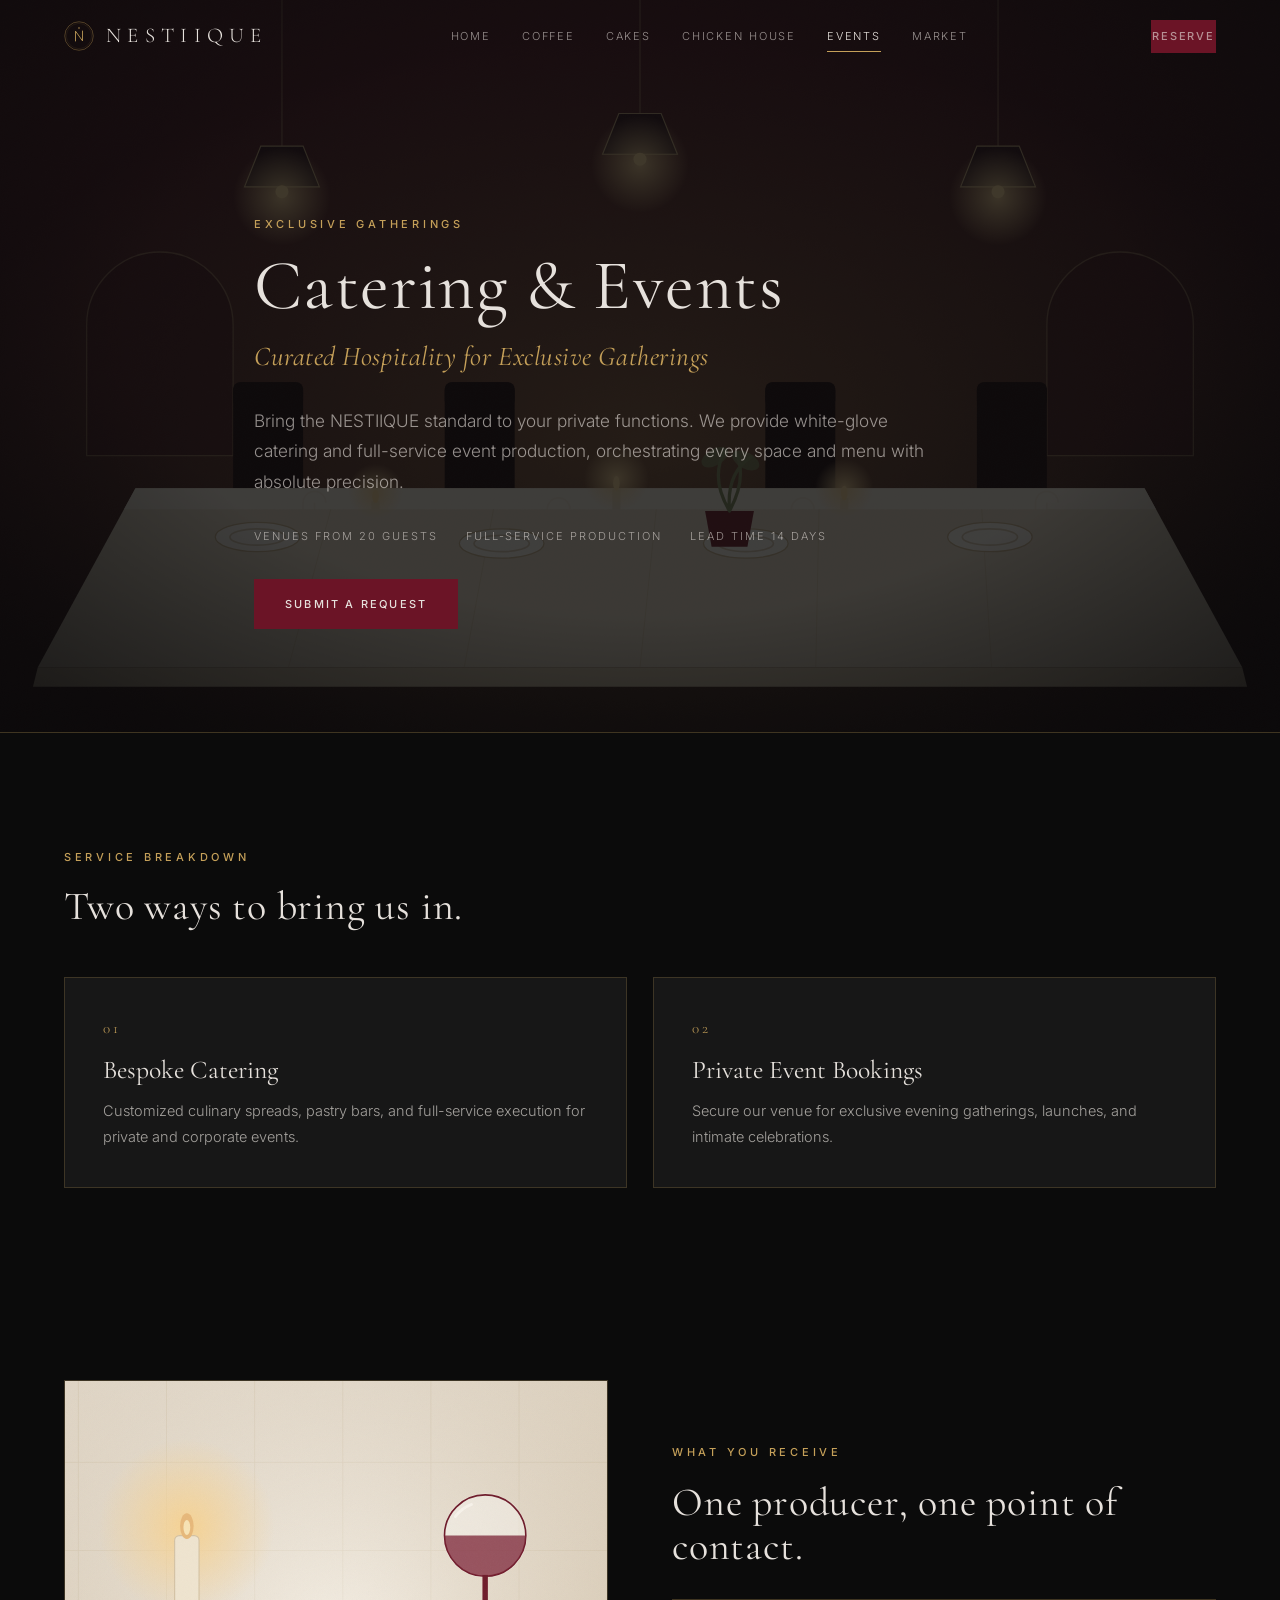
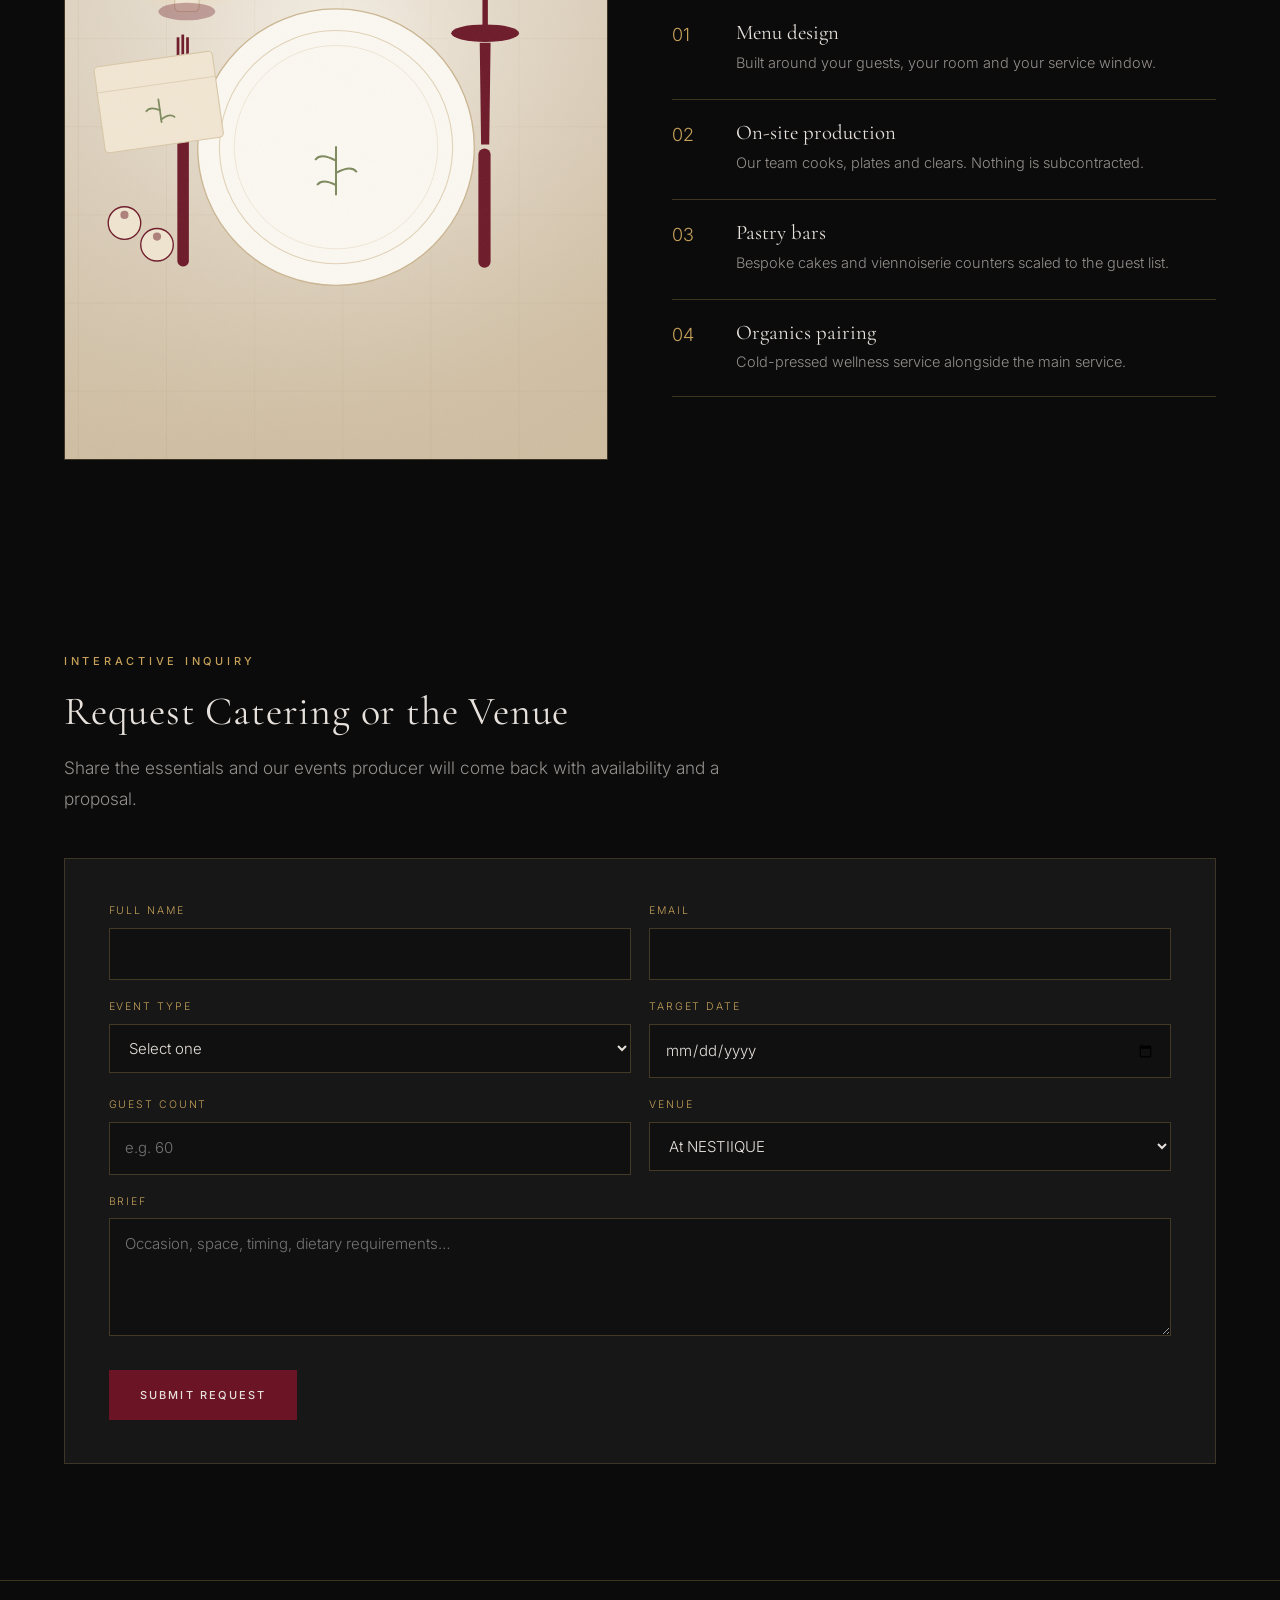
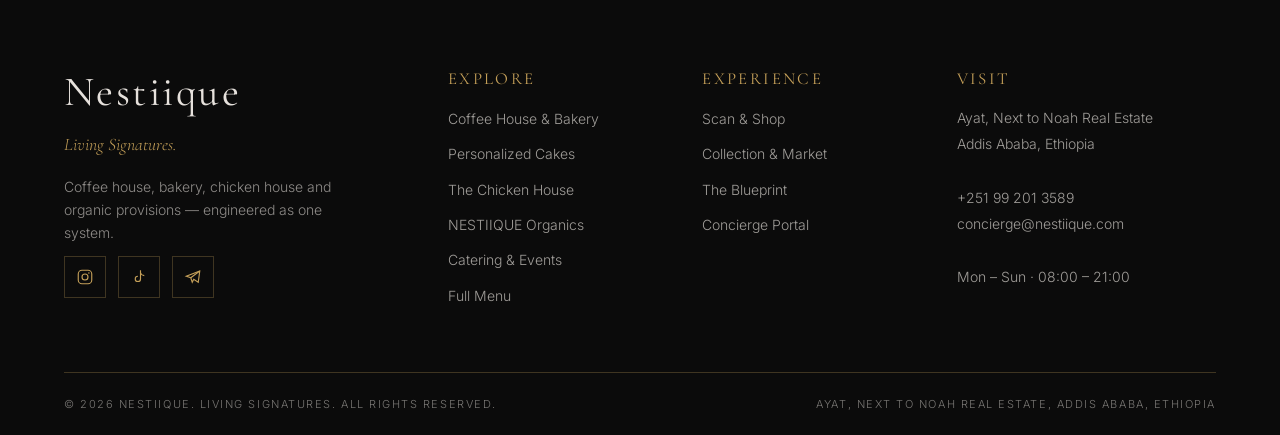
<file: events.html>
<!DOCTYPE html>
<html lang="en">
<head>
<meta charset="utf-8" />
<meta name="viewport" content="width=device-width, initial-scale=1" />
<title>Catering &amp; Events — NESTIIQUE</title>
<meta name="description" content="Curated Hospitality for Exclusive Gatherings. White-glove catering and full-service event production, orchestrating every space and menu with absolute precision." />
<meta name="theme-color" content="#0B0B0B" />
<link rel="icon" href="assets/img/favicon.svg" type="image/svg+xml" />
<link rel="preconnect" href="https://fonts.googleapis.com" />
<link rel="preconnect" href="https://fonts.gstatic.com" crossorigin />
<link href="https://fonts.googleapis.com/css2?family=Cormorant+Garamond:ital,wght@0,300;0,400;0,500;0,600;1,300;1,400&family=Inter:wght@300;400;500;600&display=swap" rel="stylesheet" />
<link rel="stylesheet" href="css/styles.css" />
</head>
<body class="theme-dark">

<a class="skip-link" href="#main">Skip to main content</a>

<header class="site-header" id="siteHeader">
  <div class="site-header__inner">
    <a class="brand" href="index.html" aria-label="NESTIIQUE home">
      <svg class="brand__mark" viewBox="0 0 120 120" aria-hidden="true" focusable="false">
        <circle cx="60" cy="60" r="57" fill="none" stroke="currentColor" stroke-width="1.4"/>
        <circle cx="60" cy="60" r="50.5" fill="none" stroke="currentColor" stroke-width="0.7" opacity="0.55"/>
        <path d="M46 79.5V40.5L74 79.5V40.5" fill="none" stroke="currentColor" stroke-width="3.4" stroke-linecap="square"/>
        <path d="M60 22.5l3 5.1-3 5.1-3-5.1z" fill="currentColor" opacity="0.9"/>
      </svg>
      <span class="brand__word">Nestiique</span>
    </a>

    <nav class="nav" aria-label="Primary">
      <a href="index.html">Home</a>
      <a href="coffee.html">Coffee</a>
      <a href="cakes.html">Cakes</a>
      <a href="chicken.html">Chicken House</a>
      <a href="events.html" aria-current="page">Events</a>
      <a href="market.html">Market</a>
    </nav>

    <nav class="nav" aria-label="Secondary">
      <a class="btn btn--sm btn--primary js-reserve" href="#main">Reserve</a>
      <button class="nav-toggle" id="navToggle" aria-expanded="false" aria-controls="mobileMenu" aria-label="Open menu">
        <span></span><span></span><span></span>
      </button>
    </nav>
  </div>
</header>

<div class="mobile-menu" id="mobileMenu" hidden>
  <nav aria-label="Mobile">
    <ul>
      <li><a href="index.html">Home</a></li>
      <li><a href="coffee.html">Coffee House &amp; Bakery</a></li>
      <li><a href="cakes.html">Personalized Cakes</a></li>
      <li><a href="chicken.html">The Chicken House</a></li>
      <li><a href="organics.html">NESTIIQUE Organics</a></li>
      <li><a href="events.html">Catering &amp; Events</a></li>
      <li><a href="scan.html">Scan &amp; Shop</a></li>
      <li><a href="market.html">Collection &amp; Market</a></li>
      <li><a href="menu.html">Full Menu</a></li>
      <li><a href="about.html">The Blueprint</a></li>
      <li><a href="account.html">Concierge Portal</a></li>
    </ul>
    <a class="btn btn--primary js-reserve" href="#main">Reserve a Table</a>
    <p class="mobile-menu__contact">
      <a href="tel:+251992013589">+251 99 201 3589</a><br />
      Ayat, Next to Noah Real Estate, Addis Ababa, Ethiopia
    </p>
  </nav>
</div>

<main id="main">

  <section class="pagehero">
    <div class="pagehero__bg"><img src="assets/img/private-events.svg" alt="" /></div>
    <div class="wrap pagehero__inner">
      <span class="eyebrow">Exclusive Gatherings</span>
      <h1 class="display display--lg">Catering &amp; Events</h1>
      <p class="display" style="font-style:italic;color:var(--gold);font-size:clamp(1.15rem,2.4vw,1.7rem);margin-top:14px">Curated Hospitality for Exclusive Gatherings</p>
      <p class="lead">
        Bring the NESTIIQUE standard to your private functions. We provide white-glove catering and
        full-service event production, orchestrating every space and menu with absolute precision.
      </p>
      <div class="pagehero__meta">
        <span>Venues from 20 guests</span>
        <span>Full-service production</span>
        <span>Lead time 14 days</span>
      </div>
      <div class="btn-row">
        <a class="btn btn--primary" href="#inquiry">Submit a Request</a>
      </div>
    </div>
  </section>

  <section class="section">
    <div class="wrap">
      <span class="eyebrow">Service Breakdown</span>
      <h2 class="display display--md">Two ways to bring us in.</h2>

      <div class="grid grid--2" style="margin-top:48px">
        <article class="card reveal">
          <span class="card__num">01</span>
          <h3 class="card__title">Bespoke Catering</h3>
          <p class="card__text">Customized culinary spreads, pastry bars, and full-service execution for private and corporate events.</p>
        </article>
        <article class="card reveal">
          <span class="card__num">02</span>
          <h3 class="card__title">Private Event Bookings</h3>
          <p class="card__text">Secure our venue for exclusive evening gatherings, launches, and intimate celebrations.</p>
        </article>
      </div>
    </div>
  </section>

  <section class="section section--tight">
    <div class="wrap">
      <div class="split">
        <div class="split__media reveal">
          <img src="assets/img/reservations.svg" alt="A private event set for service at NESTIIQUE" loading="lazy" />
        </div>
        <div class="reveal">
          <span class="eyebrow">What You Receive</span>
          <h2 class="display display--md">One producer, one point of contact.</h2>
          <ul class="feature-list" style="margin-top:30px">
            <li>
              <span class="tick">01</span>
              <div><h3>Menu design</h3><p>Built around your guests, your room and your service window.</p></div>
            </li>
            <li>
              <span class="tick">02</span>
              <div><h3>On-site production</h3><p>Our team cooks, plates and clears. Nothing is subcontracted.</p></div>
            </li>
            <li>
              <span class="tick">03</span>
              <div><h3>Pastry bars</h3><p>Bespoke cakes and viennoiserie counters scaled to the guest list.</p></div>
            </li>
            <li>
              <span class="tick">04</span>
              <div><h3>Organics pairing</h3><p>Cold-pressed wellness service alongside the main service.</p></div>
            </li>
          </ul>
        </div>
      </div>
    </div>
  </section>

  <section class="section" id="inquiry">
    <div class="wrap">
      <span class="eyebrow">Interactive Inquiry</span>
      <h2 class="display display--md">Request Catering or the Venue</h2>
      <p class="lead" style="margin-top:20px">
        Share the essentials and our events producer will come back with availability and a proposal.
      </p>

      <div class="form-panel reveal" style="margin-top:44px">
        <form data-form data-success="Request received. Our events producer will reply with availability and a proposal within one business day." novalidate>
          <div class="form-grid">
            <div class="field">
              <label for="e-name">Full name</label>
              <input id="e-name" name="name" required autocomplete="name" />
            </div>
            <div class="field">
              <label for="e-email">Email</label>
              <input id="e-email" name="email" required type="email" autocomplete="email" />
            </div>
            <div class="field">
              <label for="e-type">Event type</label>
              <select id="e-type" name="type" required>
                <option value="">Select one</option>
                <option>Catering</option>
                <option>Private Event</option>
              </select>
            </div>
            <div class="field">
              <label for="e-date">Target date</label>
              <input id="e-date" name="date" required type="date" />
            </div>
            <div class="field">
              <label for="e-guests">Guest count</label>
              <input id="e-guests" name="guests" required type="number" min="1" step="1" placeholder="e.g. 60" />
            </div>
            <div class="field">
              <label for="e-venue">Venue</label>
              <select id="e-venue" name="venue">
                <option>At NESTIIQUE</option>
                <option>Off-site</option>
                <option>Not sure yet</option>
              </select>
            </div>
            <div class="field field--full">
              <label for="e-notes">Brief</label>
              <textarea id="e-notes" name="notes" placeholder="Occasion, space, timing, dietary requirements…"></textarea>
            </div>
          </div>

          <div class="btn-row">
            <button type="submit" class="btn btn--primary">Submit Request</button>
          </div>
          <p class="form-status" hidden role="status"></p>
        </form>
      </div>
    </div>
  </section>

</main>

<footer class="site-footer">
  <div class="wrap">
    <div class="site-footer__top">
      <div>
        <h2 class="site-footer__title">Nestiique</h2>
        <p class="site-footer__tag">Living Signatures.</p>
        <p style="margin-top:16px;color:rgba(230,225,220,.6);font-size:14px;max-width:34ch">
          Coffee house, bakery, chicken house and organic provisions — engineered as one system.
        </p>
        <div class="socials" aria-label="Social media">
          <a href="#" aria-label="Instagram (TODO — add your handle)" title="TODO: add Instagram link">
            <svg viewBox="0 0 24 24" fill="none" stroke="currentColor" stroke-width="1.5" aria-hidden="true"><rect x="3" y="3" width="18" height="18" rx="5"/><circle cx="12" cy="12" r="4"/><circle cx="17.2" cy="6.8" r="1" fill="currentColor" stroke="none"/></svg>
          </a>
          <a href="#" aria-label="TikTok (TODO — add your handle)" title="TODO: add TikTok link">
            <svg viewBox="0 0 24 24" fill="none" stroke="currentColor" stroke-width="1.5" aria-hidden="true"><path d="M14 3v11.5a3.5 3.5 0 1 1-3.5-3.5"/><path d="M14 6.5c.8 2.2 2.6 3.5 5 3.7"/></svg>
          </a>
          <a href="#" aria-label="Telegram (TODO — add your handle)" title="TODO: add Telegram link">
            <svg viewBox="0 0 24 24" fill="none" stroke="currentColor" stroke-width="1.5" aria-hidden="true"><path d="M21 4 3 11l6 2 2 6 2-4 6 4z"/><path d="M9 13 21 4"/></svg>
          </a>
        </div>
      </div>
      <div>
        <h3>Explore</h3>
        <ul>
          <li><a href="coffee.html">Coffee House &amp; Bakery</a></li>
          <li><a href="cakes.html">Personalized Cakes</a></li>
          <li><a href="chicken.html">The Chicken House</a></li>
          <li><a href="organics.html">NESTIIQUE Organics</a></li>
          <li><a href="events.html">Catering &amp; Events</a></li>
          <li><a href="menu.html">Full Menu</a></li>
        </ul>
      </div>
      <div>
        <h3>Experience</h3>
        <ul>
          <li><a href="scan.html">Scan &amp; Shop</a></li>
          <li><a href="market.html">Collection &amp; Market</a></li>
          <li><a href="about.html">The Blueprint</a></li>
          <li><a href="account.html">Concierge Portal</a></li>
        </ul>
      </div>
      <div>
        <h3>Visit</h3>
        <address>
          Ayat, Next to Noah Real Estate<br />
          Addis Ababa, Ethiopia<br /><br />
          <a href="tel:+251992013589">+251 99 201 3589</a><br />
          <a href="mailto:concierge@nestiique.com">concierge@nestiique.com</a><br /><br />
          Mon – Sun &middot; 08:00 – 21:00
        </address>
      </div>
    </div>
    <div class="site-footer__bar">
      <span>© 2026 NESTIIQUE. Living Signatures. All Rights Reserved.</span>
      <span>Ayat, Next to Noah Real Estate, Addis Ababa, Ethiopia</span>
    </div>
  </div>
</footer>

<script src="js/main.js"></script>
</body>
</html>
</file>
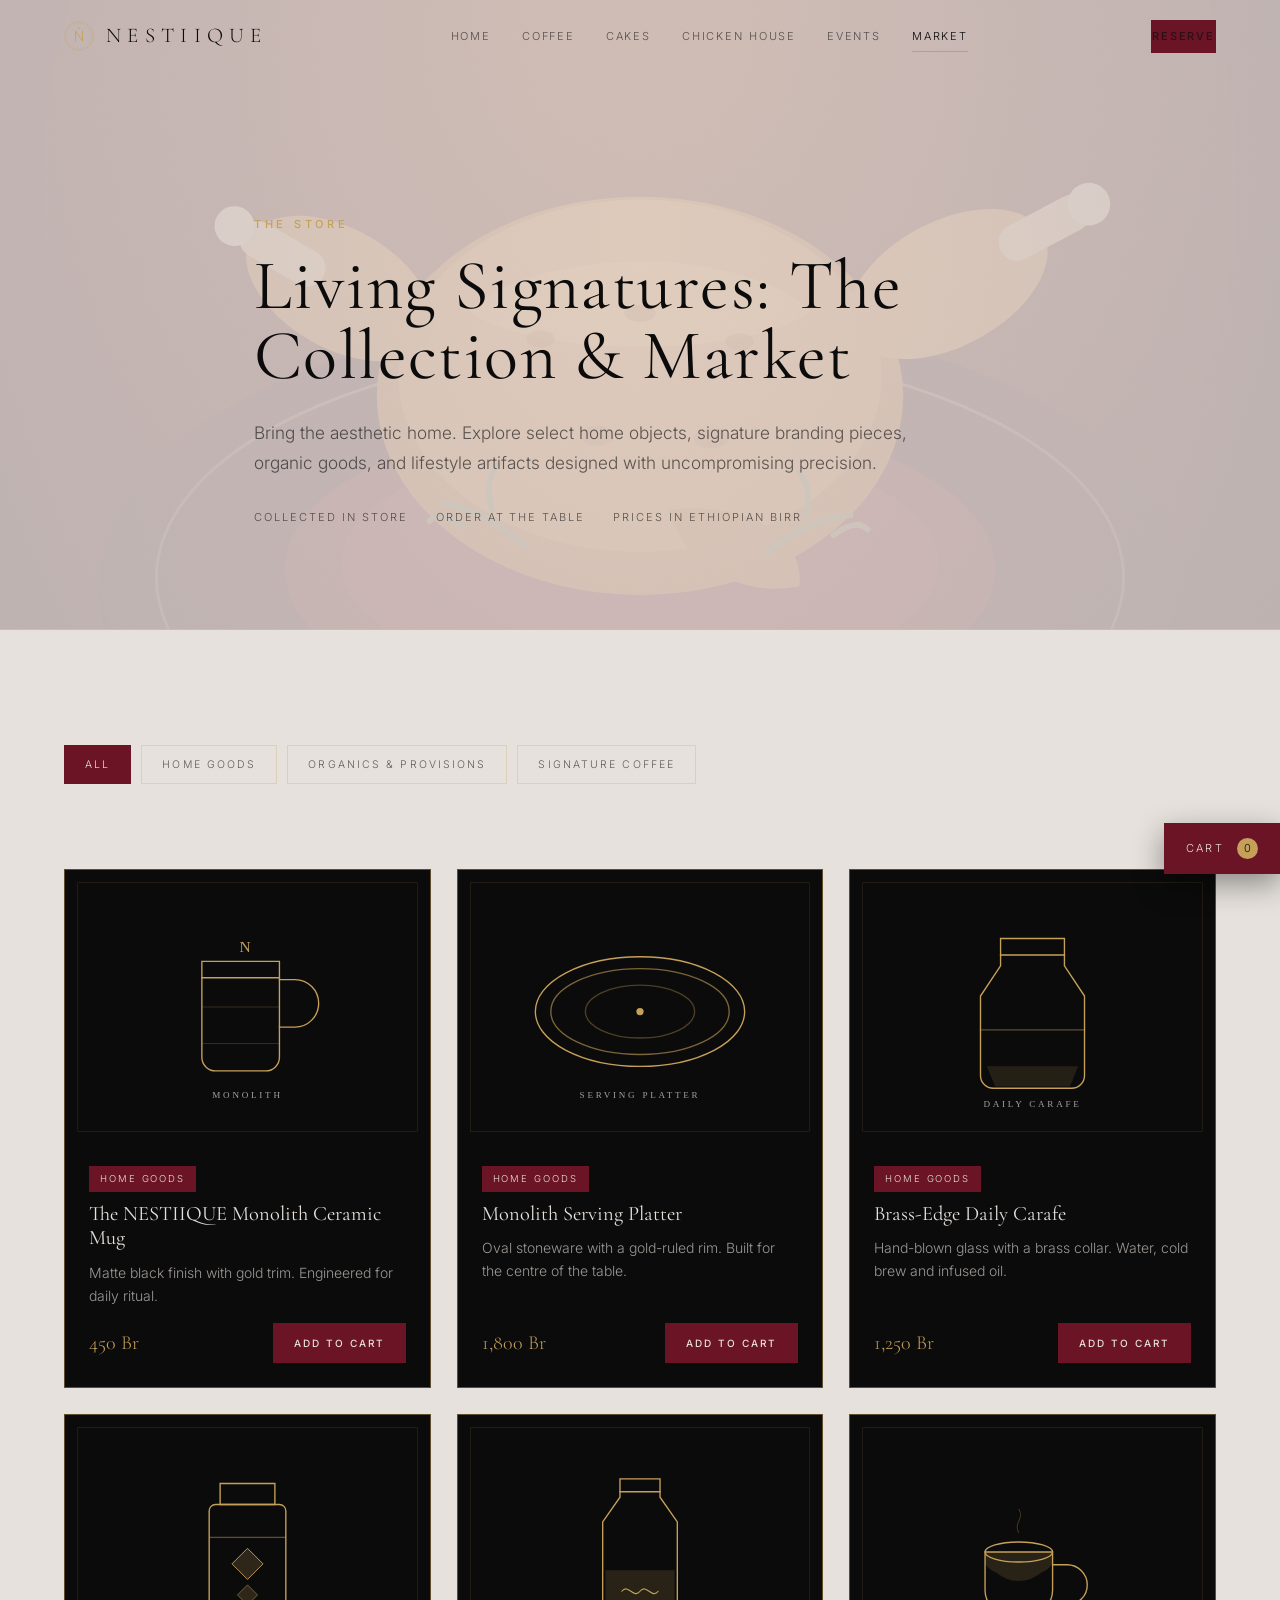
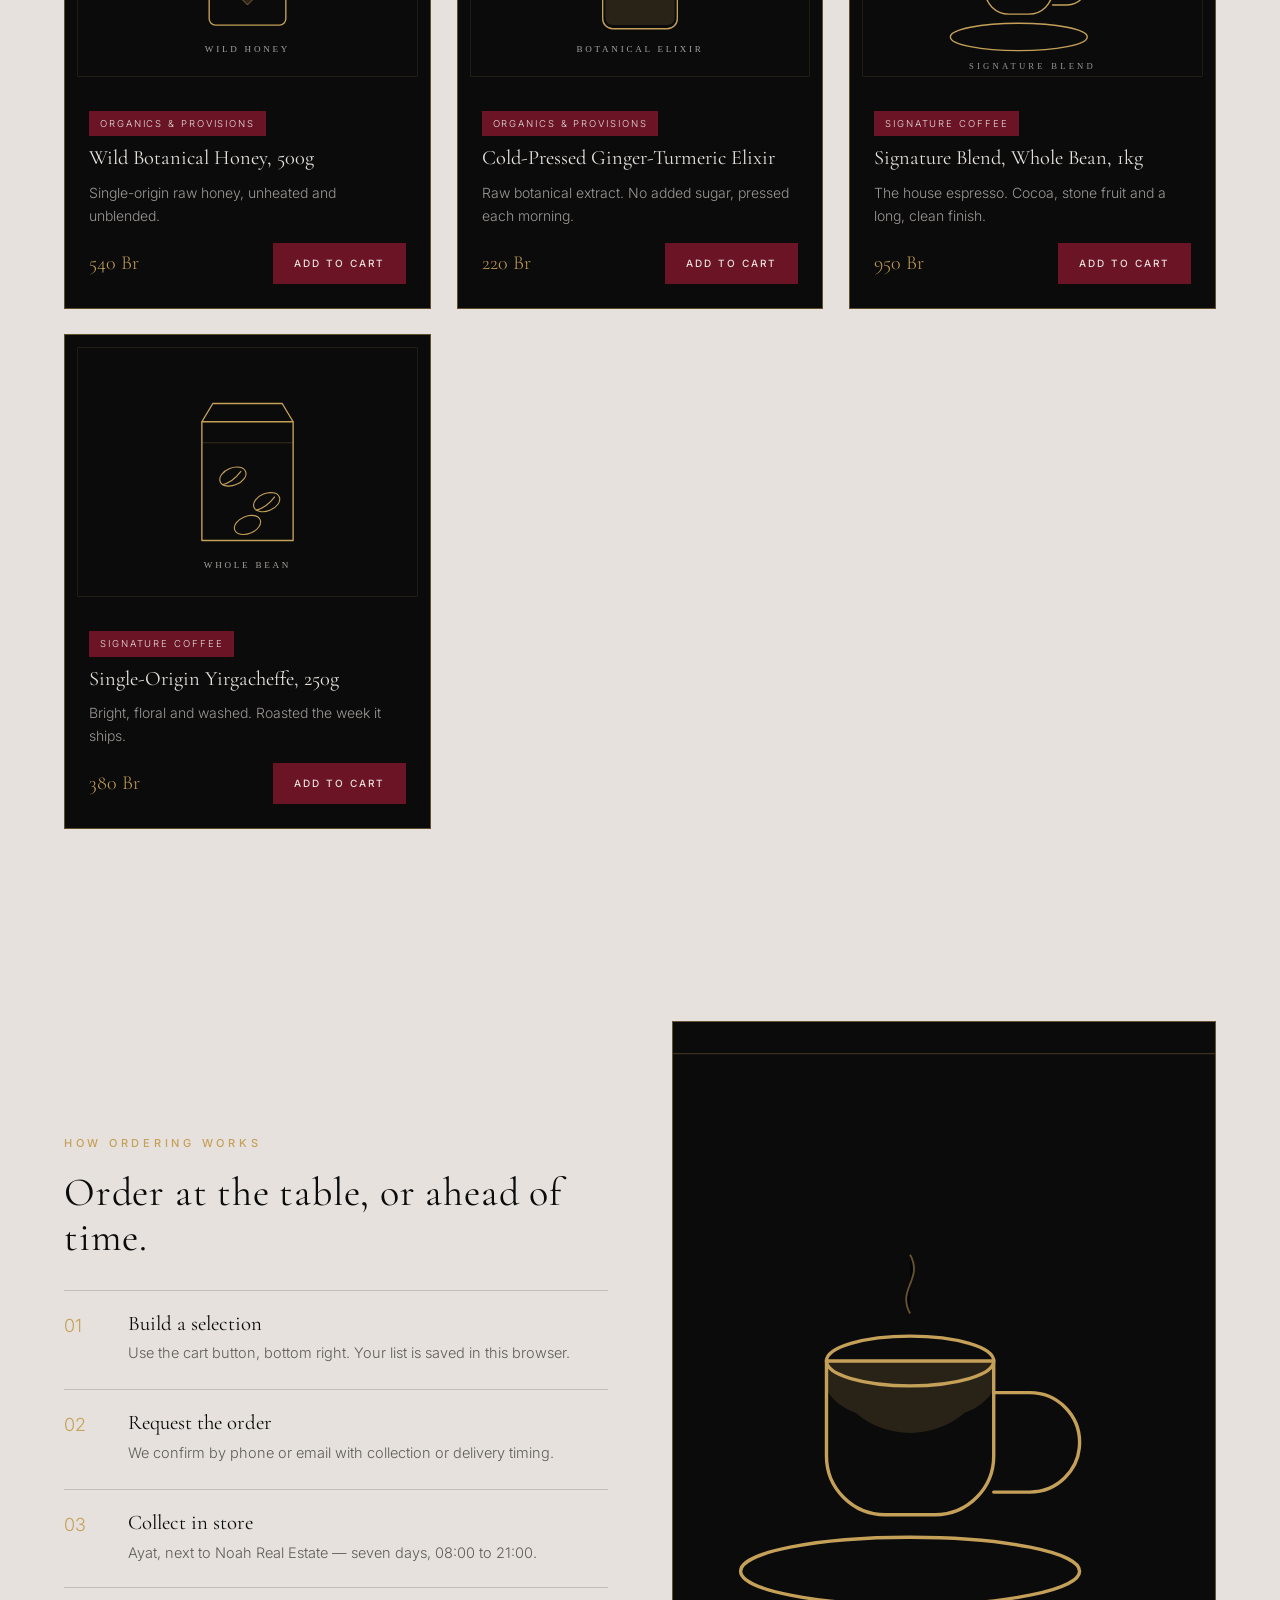
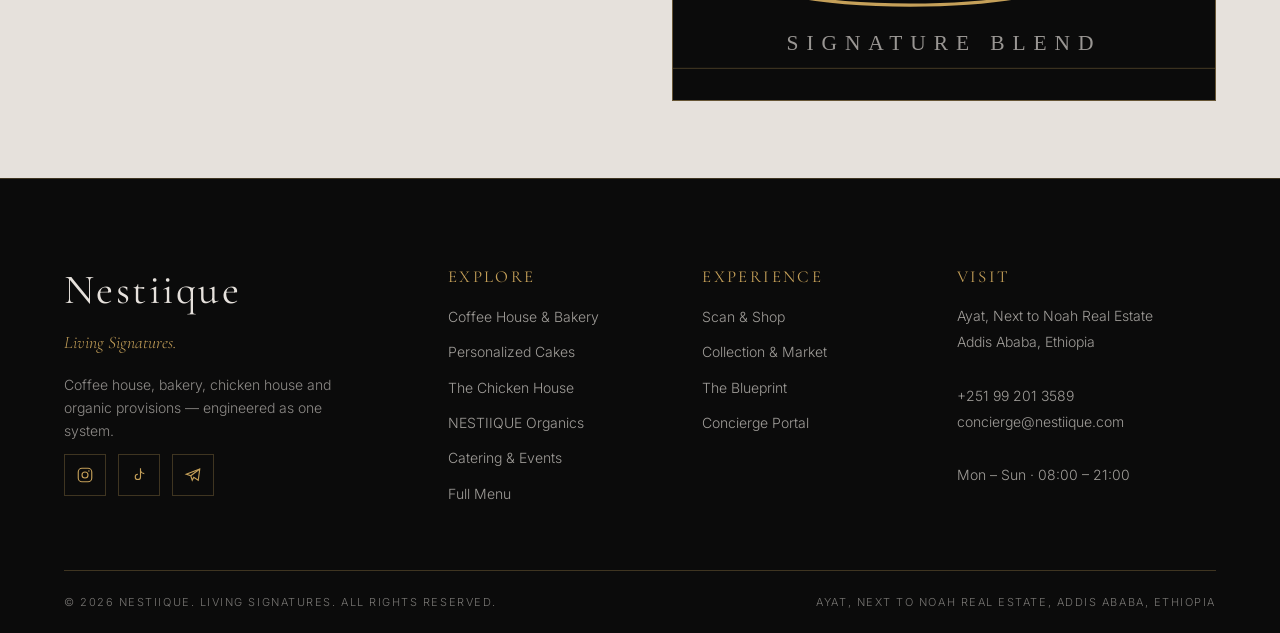
<file: market.html>
<!DOCTYPE html>
<html lang="en">
<head>
<meta charset="utf-8" />
<meta name="viewport" content="width=device-width, initial-scale=1" />
<title>Living Signatures: The Collection &amp; Market — NESTIIQUE</title>
<meta name="description" content="Bring the aesthetic home. Select home objects, signature branding pieces, organic goods and lifestyle artifacts designed with uncompromising precision." />
<meta name="theme-color" content="#E6E1DC" />
<link rel="icon" href="assets/img/favicon.svg" type="image/svg+xml" />
<link rel="preconnect" href="https://fonts.googleapis.com" />
<link rel="preconnect" href="https://fonts.gstatic.com" crossorigin />
<link href="https://fonts.googleapis.com/css2?family=Cormorant+Garamond:ital,wght@0,300;0,400;0,500;0,600;1,300;1,400&family=Inter:wght@300;400;500;600&display=swap" rel="stylesheet" />
<link rel="stylesheet" href="css/styles.css" />
</head>
<body class="theme-light">

<a class="skip-link" href="#main">Skip to main content</a>

<header class="site-header" id="siteHeader">
  <div class="site-header__inner">
    <a class="brand" href="index.html" aria-label="NESTIIQUE home">
      <svg class="brand__mark" viewBox="0 0 120 120" aria-hidden="true" focusable="false">
        <circle cx="60" cy="60" r="57" fill="none" stroke="currentColor" stroke-width="1.4"/>
        <circle cx="60" cy="60" r="50.5" fill="none" stroke="currentColor" stroke-width="0.7" opacity="0.55"/>
        <path d="M46 79.5V40.5L74 79.5V40.5" fill="none" stroke="currentColor" stroke-width="3.4" stroke-linecap="square"/>
        <path d="M60 22.5l3 5.1-3 5.1-3-5.1z" fill="currentColor" opacity="0.9"/>
      </svg>
      <span class="brand__word">Nestiique</span>
    </a>

    <nav class="nav" aria-label="Primary">
      <a href="index.html">Home</a>
      <a href="coffee.html">Coffee</a>
      <a href="cakes.html">Cakes</a>
      <a href="chicken.html">Chicken House</a>
      <a href="events.html">Events</a>
      <a href="market.html" aria-current="page">Market</a>
    </nav>

    <nav class="nav" aria-label="Secondary">
      <a class="btn btn--sm btn--primary js-reserve" href="#main">Reserve</a>
      <button class="nav-toggle" id="navToggle" aria-expanded="false" aria-controls="mobileMenu" aria-label="Open menu">
        <span></span><span></span><span></span>
      </button>
    </nav>
  </div>
</header>

<div class="mobile-menu" id="mobileMenu" hidden>
  <nav aria-label="Mobile">
    <ul>
      <li><a href="index.html">Home</a></li>
      <li><a href="coffee.html">Coffee House &amp; Bakery</a></li>
      <li><a href="cakes.html">Personalized Cakes</a></li>
      <li><a href="chicken.html">The Chicken House</a></li>
      <li><a href="organics.html">NESTIIQUE Organics</a></li>
      <li><a href="events.html">Catering &amp; Events</a></li>
      <li><a href="scan.html">Scan &amp; Shop</a></li>
      <li><a href="market.html">Collection &amp; Market</a></li>
      <li><a href="menu.html">Full Menu</a></li>
      <li><a href="about.html">The Blueprint</a></li>
      <li><a href="account.html">Concierge Portal</a></li>
    </ul>
    <a class="btn btn--primary js-reserve" href="#main">Reserve a Table</a>
    <p class="mobile-menu__contact">
      <a href="tel:+251992013589">+251 99 201 3589</a><br />
      Ayat, Next to Noah Real Estate, Addis Ababa, Ethiopia
    </p>
  </nav>
</div>

<main id="main">

  <section class="pagehero">
    <div class="pagehero__bg"><img src="assets/img/dish-2.svg" alt="" /></div>
    <div class="wrap pagehero__inner">
      <span class="eyebrow">The Store</span>
      <h1 class="display display--lg">Living Signatures: The Collection &amp; Market</h1>
      <p class="lead">
        Bring the aesthetic home. Explore select home objects, signature branding pieces, organic
        goods, and lifestyle artifacts designed with uncompromising precision.
      </p>
      <div class="pagehero__meta">
        <span>Collected in store</span>
        <span>Order at the table</span>
        <span>Prices in Ethiopian Birr</span>
      </div>
    </div>
  </section>

  <section class="section" id="catalog">
    <div class="wrap">
      <div class="filters" role="group" aria-label="Filter products by category">
        <button class="filter is-active" data-filter="all">All</button>
        <button class="filter" data-filter="home">Home Goods</button>
        <button class="filter" data-filter="organics">Organics &amp; Provisions</button>
        <button class="filter" data-filter="coffee">Signature Coffee</button>
      </div>

      <p class="field__hint" style="margin-bottom:30px">
        <strong>Demo storefront.</strong> The cart below works and remembers your selection in this
        browser, but no payment is processed — “Request Order” sends the list to our concierge.
      </p>

      <div class="catalog">
        <article class="product reveal" data-id="mug" data-name="The NESTIIQUE Monolith Ceramic Mug" data-price="450" data-category="home">
          <div class="product__media"><img src="assets/img/prod-mug.svg" alt="The NESTIIQUE Monolith Ceramic Mug" loading="lazy" /></div>
          <div class="product__body">
            <span class="product__tag">Home Goods</span>
            <h3 class="product__title">The NESTIIQUE Monolith Ceramic Mug</h3>
            <p class="product__desc">Matte black finish with gold trim. Engineered for daily ritual.</p>
            <div class="product__foot">
              <span class="product__price">450 Br</span>
              <button class="btn btn--sm btn--primary" data-add>Add to Cart</button>
            </div>
          </div>
        </article>

        <article class="product reveal" data-id="platter" data-name="Monolith Serving Platter" data-price="1800" data-category="home">
          <div class="product__media"><img src="assets/img/prod-platter.svg" alt="Monolith Serving Platter" loading="lazy" /></div>
          <div class="product__body">
            <span class="product__tag">Home Goods</span>
            <h3 class="product__title">Monolith Serving Platter</h3>
            <p class="product__desc">Oval stoneware with a gold-ruled rim. Built for the centre of the table.</p>
            <div class="product__foot">
              <span class="product__price">1,800 Br</span>
              <button class="btn btn--sm btn--primary" data-add>Add to Cart</button>
            </div>
          </div>
        </article>

        <article class="product reveal" data-id="carafe" data-name="Brass-Edge Daily Carafe" data-price="1250" data-category="home">
          <div class="product__media"><img src="assets/img/prod-carafe.svg" alt="Brass-Edge Daily Carafe" loading="lazy" /></div>
          <div class="product__body">
            <span class="product__tag">Home Goods</span>
            <h3 class="product__title">Brass-Edge Daily Carafe</h3>
            <p class="product__desc">Hand-blown glass with a brass collar. Water, cold brew and infused oil.</p>
            <div class="product__foot">
              <span class="product__price">1,250 Br</span>
              <button class="btn btn--sm btn--primary" data-add>Add to Cart</button>
            </div>
          </div>
        </article>

        <article class="product reveal" data-id="honey" data-name="Wild Botanical Honey, 500g" data-price="540" data-category="organics">
          <div class="product__media"><img src="assets/img/prod-honey.svg" alt="Wild Botanical Honey, 500g jar" loading="lazy" /></div>
          <div class="product__body">
            <span class="product__tag">Organics &amp; Provisions</span>
            <h3 class="product__title">Wild Botanical Honey, 500g</h3>
            <p class="product__desc">Single-origin raw honey, unheated and unblended.</p>
            <div class="product__foot">
              <span class="product__price">540 Br</span>
              <button class="btn btn--sm btn--primary" data-add>Add to Cart</button>
            </div>
          </div>
        </article>

        <article class="product reveal" data-id="elixir" data-name="Cold-Pressed Ginger-Turmeric Elixir" data-price="220" data-category="organics">
          <div class="product__media"><img src="assets/img/prod-elixir.svg" alt="Cold-Pressed Ginger-Turmeric Elixir bottle" loading="lazy" /></div>
          <div class="product__body">
            <span class="product__tag">Organics &amp; Provisions</span>
            <h3 class="product__title">Cold-Pressed Ginger-Turmeric Elixir</h3>
            <p class="product__desc">Raw botanical extract. No added sugar, pressed each morning.</p>
            <div class="product__foot">
              <span class="product__price">220 Br</span>
              <button class="btn btn--sm btn--primary" data-add>Add to Cart</button>
            </div>
          </div>
        </article>

        <article class="product reveal" data-id="blend" data-name="Signature Blend, Whole Bean, 1kg" data-price="950" data-category="coffee">
          <div class="product__media"><img src="assets/img/prod-cup.svg" alt="NESTIIQUE Signature Blend whole bean coffee" loading="lazy" /></div>
          <div class="product__body">
            <span class="product__tag">Signature Coffee</span>
            <h3 class="product__title">Signature Blend, Whole Bean, 1kg</h3>
            <p class="product__desc">The house espresso. Cocoa, stone fruit and a long, clean finish.</p>
            <div class="product__foot">
              <span class="product__price">950 Br</span>
              <button class="btn btn--sm btn--primary" data-add>Add to Cart</button>
            </div>
          </div>
        </article>

        <article class="product reveal" data-id="yirg" data-name="Single-Origin Yirgacheffe, 250g" data-price="380" data-category="coffee">
          <div class="product__media"><img src="assets/img/prod-beans.svg" alt="Single-Origin Yirgacheffe whole beans" loading="lazy" /></div>
          <div class="product__body">
            <span class="product__tag">Signature Coffee</span>
            <h3 class="product__title">Single-Origin Yirgacheffe, 250g</h3>
            <p class="product__desc">Bright, floral and washed. Roasted the week it ships.</p>
            <div class="product__foot">
              <span class="product__price">380 Br</span>
              <button class="btn btn--sm btn--primary" data-add>Add to Cart</button>
            </div>
          </div>
        </article>
      </div>
    </div>
  </section>

  <section class="section section--tight">
    <div class="wrap">
      <div class="split">
        <div class="reveal">
          <span class="eyebrow">How Ordering Works</span>
          <h2 class="display display--md">Order at the table, or ahead of time.</h2>
          <ul class="feature-list" style="margin-top:30px">
            <li>
              <span class="tick">01</span>
              <div><h3>Build a selection</h3><p>Use the cart button, bottom right. Your list is saved in this browser.</p></div>
            </li>
            <li>
              <span class="tick">02</span>
              <div><h3>Request the order</h3><p>We confirm by phone or email with collection or delivery timing.</p></div>
            </li>
            <li>
              <span class="tick">03</span>
              <div><h3>Collect in store</h3><p>Ayat, next to Noah Real Estate — seven days, 08:00 to 21:00.</p></div>
            </li>
          </ul>
        </div>
        <div class="split__media reveal">
          <img src="assets/img/prod-cup.svg" alt="NESTIIQUE Signature Blend served in a Monolith cup" loading="lazy" />
        </div>
      </div>
    </div>
  </section>

</main>

<footer class="site-footer">
  <div class="wrap">
    <div class="site-footer__top">
      <div>
        <h2 class="site-footer__title">Nestiique</h2>
        <p class="site-footer__tag">Living Signatures.</p>
        <p style="margin-top:16px;color:rgba(230,225,220,.6);font-size:14px;max-width:34ch">
          Coffee house, bakery, chicken house and organic provisions — engineered as one system.
        </p>
        <div class="socials" aria-label="Social media">
          <a href="#" aria-label="Instagram (TODO — add your handle)" title="TODO: add Instagram link">
            <svg viewBox="0 0 24 24" fill="none" stroke="currentColor" stroke-width="1.5" aria-hidden="true"><rect x="3" y="3" width="18" height="18" rx="5"/><circle cx="12" cy="12" r="4"/><circle cx="17.2" cy="6.8" r="1" fill="currentColor" stroke="none"/></svg>
          </a>
          <a href="#" aria-label="TikTok (TODO — add your handle)" title="TODO: add TikTok link">
            <svg viewBox="0 0 24 24" fill="none" stroke="currentColor" stroke-width="1.5" aria-hidden="true"><path d="M14 3v11.5a3.5 3.5 0 1 1-3.5-3.5"/><path d="M14 6.5c.8 2.2 2.6 3.5 5 3.7"/></svg>
          </a>
          <a href="#" aria-label="Telegram (TODO — add your handle)" title="TODO: add Telegram link">
            <svg viewBox="0 0 24 24" fill="none" stroke="currentColor" stroke-width="1.5" aria-hidden="true"><path d="M21 4 3 11l6 2 2 6 2-4 6 4z"/><path d="M9 13 21 4"/></svg>
          </a>
        </div>
      </div>
      <div>
        <h3>Explore</h3>
        <ul>
          <li><a href="coffee.html">Coffee House &amp; Bakery</a></li>
          <li><a href="cakes.html">Personalized Cakes</a></li>
          <li><a href="chicken.html">The Chicken House</a></li>
          <li><a href="organics.html">NESTIIQUE Organics</a></li>
          <li><a href="events.html">Catering &amp; Events</a></li>
          <li><a href="menu.html">Full Menu</a></li>
        </ul>
      </div>
      <div>
        <h3>Experience</h3>
        <ul>
          <li><a href="scan.html">Scan &amp; Shop</a></li>
          <li><a href="market.html">Collection &amp; Market</a></li>
          <li><a href="about.html">The Blueprint</a></li>
          <li><a href="account.html">Concierge Portal</a></li>
        </ul>
      </div>
      <div>
        <h3>Visit</h3>
        <address>
          Ayat, Next to Noah Real Estate<br />
          Addis Ababa, Ethiopia<br /><br />
          <a href="tel:+251992013589">+251 99 201 3589</a><br />
          <a href="mailto:concierge@nestiique.com">concierge@nestiique.com</a><br /><br />
          Mon – Sun &middot; 08:00 – 21:00
        </address>
      </div>
    </div>
    <div class="site-footer__bar">
      <span>© 2026 NESTIIQUE. Living Signatures. All Rights Reserved.</span>
      <span>Ayat, Next to Noah Real Estate, Addis Ababa, Ethiopia</span>
    </div>
  </div>
</footer>

<script src="js/main.js"></script>
</body>
</html>
</file>
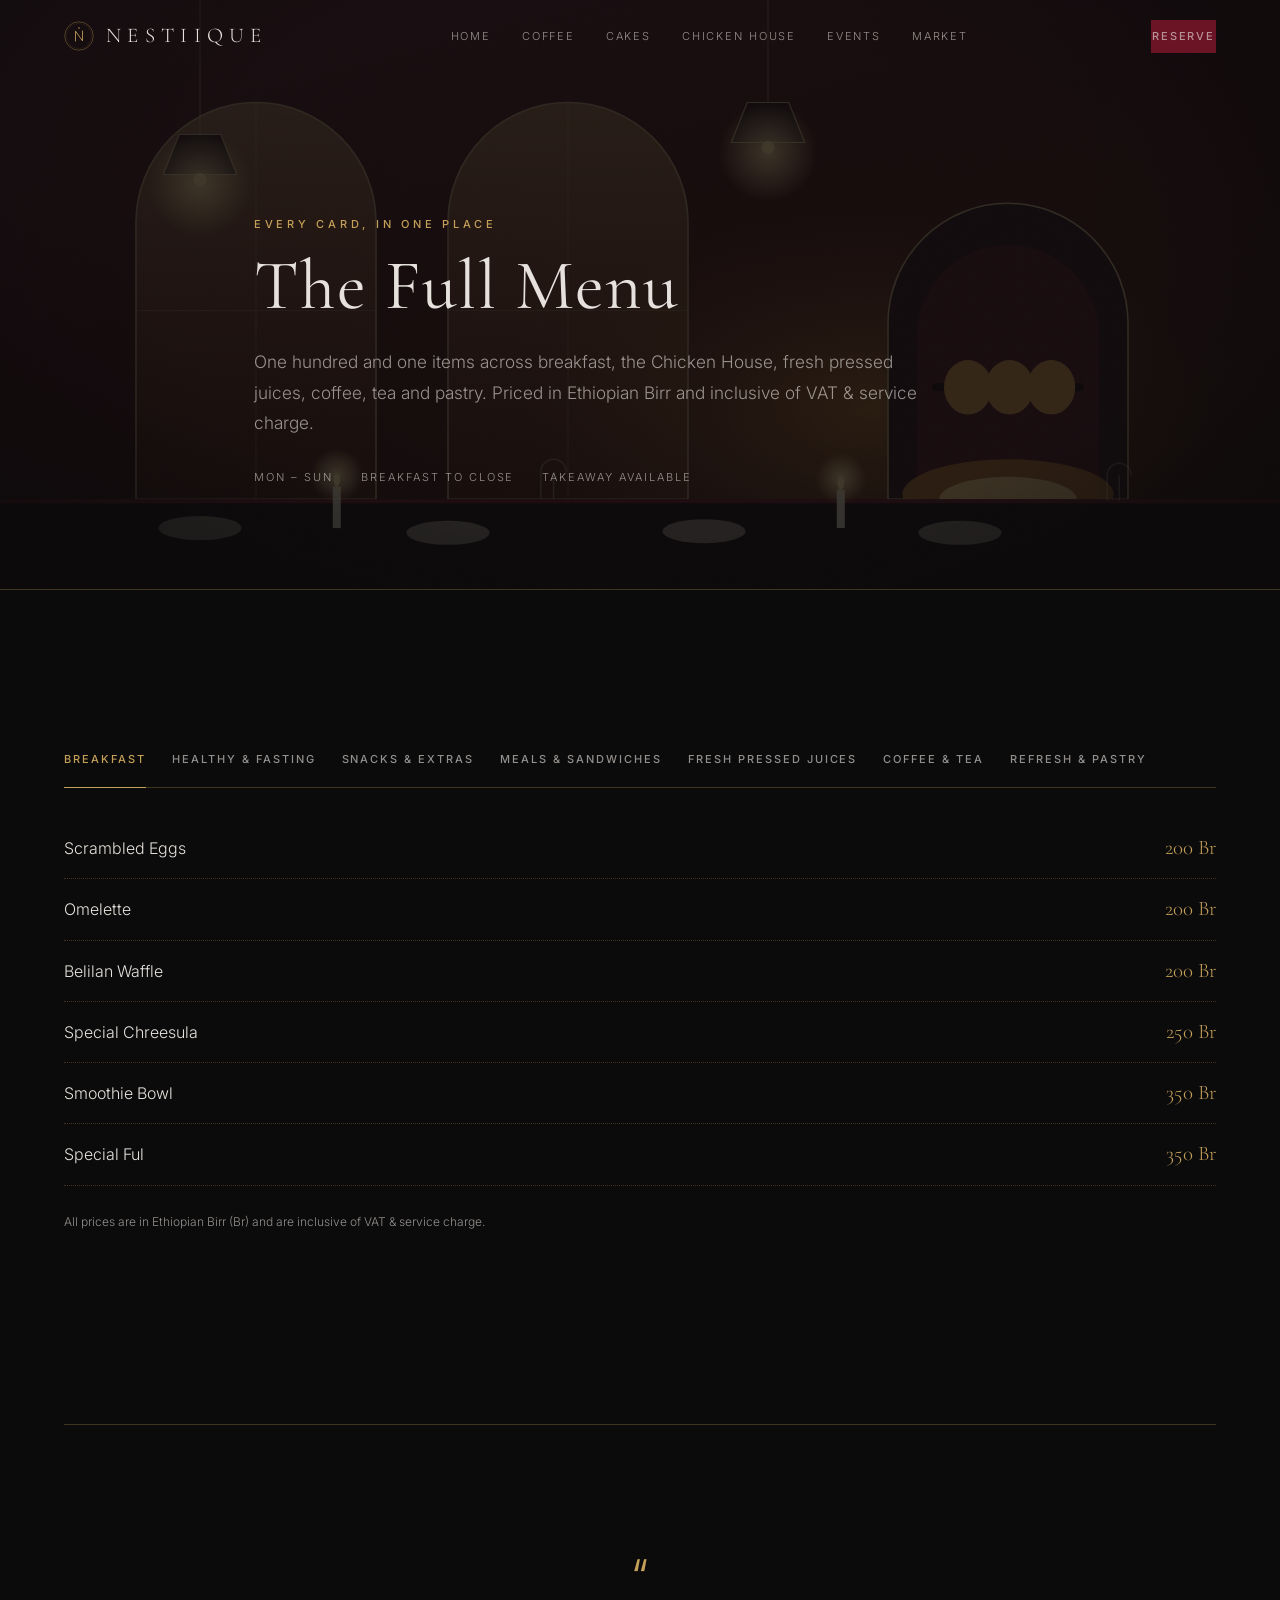
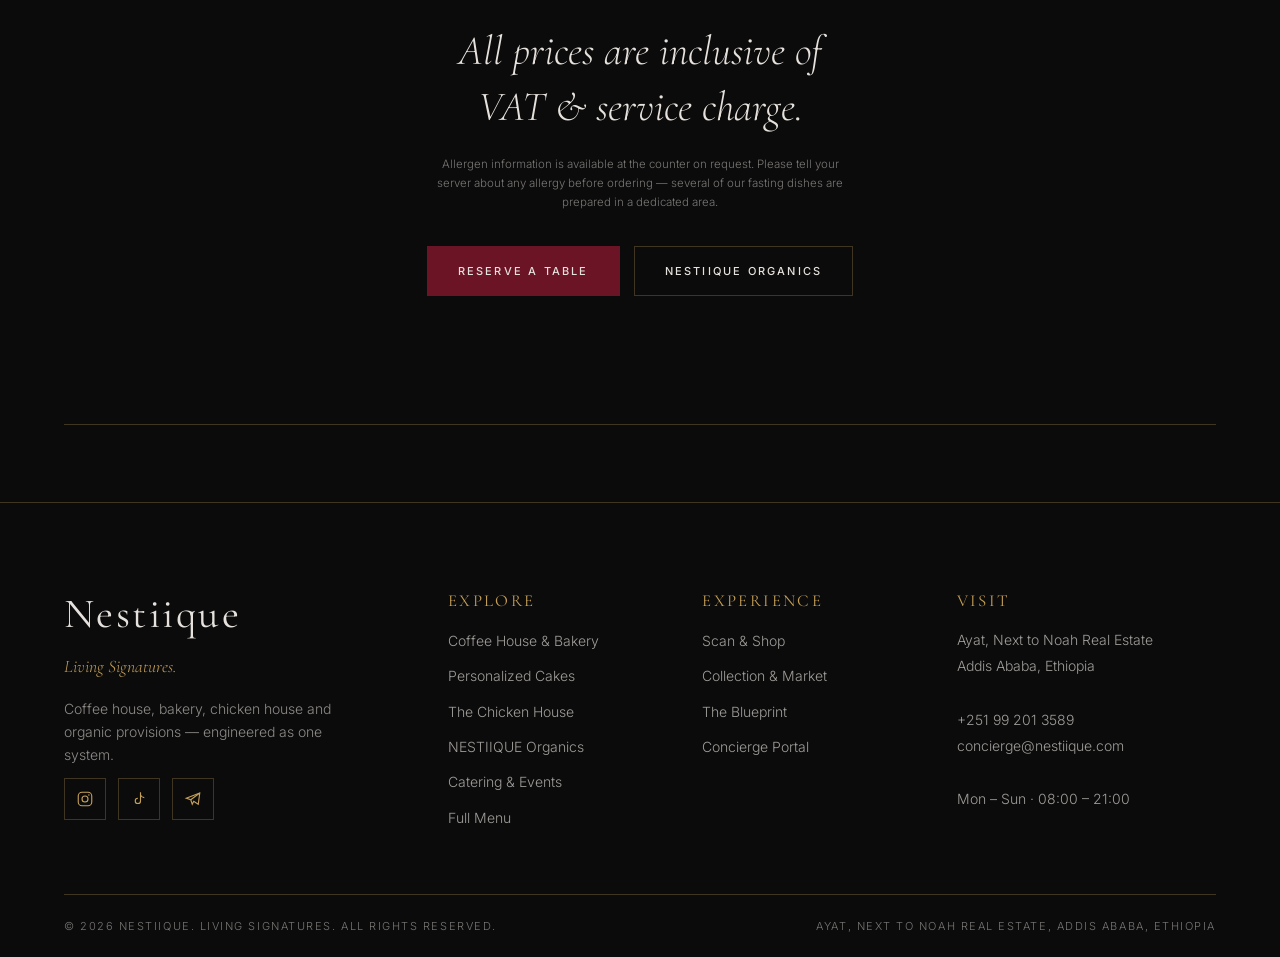
<file: menu.html>
<!DOCTYPE html>
<html lang="en">
<head>
<meta charset="utf-8" />
<meta name="viewport" content="width=device-width, initial-scale=1" />
<title>Full Menu — NESTIIQUE</title>
<meta name="description" content="The complete NESTIIQUE menu: breakfast, healthy meals, fasting, snacks, set meals, sandwiches, fresh pressed juices, coffee, tea, refreshments and pastry. Prices in Ethiopian Birr." />
<meta name="theme-color" content="#0B0B0B" />
<link rel="icon" href="assets/img/favicon.svg" type="image/svg+xml" />
<link rel="preconnect" href="https://fonts.googleapis.com" />
<link rel="preconnect" href="https://fonts.gstatic.com" crossorigin />
<link href="https://fonts.googleapis.com/css2?family=Cormorant+Garamond:ital,wght@0,300;0,400;0,500;0,600;1,300;1,400&family=Inter:wght@300;400;500;600&display=swap" rel="stylesheet" />
<link rel="stylesheet" href="css/styles.css" />
</head>
<body class="theme-dark">

<a class="skip-link" href="#main">Skip to main content</a>

<header class="site-header" id="siteHeader">
  <div class="site-header__inner">
    <a class="brand" href="index.html" aria-label="NESTIIQUE home">
      <svg class="brand__mark" viewBox="0 0 120 120" aria-hidden="true" focusable="false">
        <circle cx="60" cy="60" r="57" fill="none" stroke="currentColor" stroke-width="1.4"/>
        <circle cx="60" cy="60" r="50.5" fill="none" stroke="currentColor" stroke-width="0.7" opacity="0.55"/>
        <path d="M46 79.5V40.5L74 79.5V40.5" fill="none" stroke="currentColor" stroke-width="3.4" stroke-linecap="square"/>
        <path d="M60 22.5l3 5.1-3 5.1-3-5.1z" fill="currentColor" opacity="0.9"/>
      </svg>
      <span class="brand__word">Nestiique</span>
    </a>

    <nav class="nav" aria-label="Primary">
      <a href="index.html">Home</a>
      <a href="coffee.html">Coffee</a>
      <a href="cakes.html">Cakes</a>
      <a href="chicken.html">Chicken House</a>
      <a href="events.html">Events</a>
      <a href="market.html">Market</a>
    </nav>

    <nav class="nav" aria-label="Secondary">
      <a class="btn btn--sm btn--primary js-reserve" href="#main">Reserve</a>
      <button class="nav-toggle" id="navToggle" aria-expanded="false" aria-controls="mobileMenu" aria-label="Open menu">
        <span></span><span></span><span></span>
      </button>
    </nav>
  </div>
</header>

<div class="mobile-menu" id="mobileMenu" hidden>
  <nav aria-label="Mobile">
    <ul>
      <li><a href="index.html">Home</a></li>
      <li><a href="coffee.html">Coffee House &amp; Bakery</a></li>
      <li><a href="cakes.html">Personalized Cakes</a></li>
      <li><a href="chicken.html">The Chicken House</a></li>
      <li><a href="organics.html">NESTIIQUE Organics</a></li>
      <li><a href="events.html">Catering &amp; Events</a></li>
      <li><a href="scan.html">Scan &amp; Shop</a></li>
      <li><a href="market.html">Collection &amp; Market</a></li>
      <li><a href="menu.html">Full Menu</a></li>
      <li><a href="about.html">The Blueprint</a></li>
      <li><a href="account.html">Concierge Portal</a></li>
    </ul>
    <a class="btn btn--primary js-reserve" href="#main">Reserve a Table</a>
    <p class="mobile-menu__contact">
      <a href="tel:+251992013589">+251 99 201 3589</a><br />
      Ayat, Next to Noah Real Estate, Addis Ababa, Ethiopia
    </p>
  </nav>
</div>

<main id="main">

  <section class="pagehero">
    <div class="pagehero__bg"><img src="assets/img/hero.svg" alt="" /></div>
    <div class="wrap pagehero__inner">
      <span class="eyebrow">Every Card, In One Place</span>
      <h1 class="display display--lg">The Full Menu</h1>
      <p class="lead">
        One hundred and one items across breakfast, the Chicken House, fresh pressed juices, coffee,
        tea and pastry. Priced in Ethiopian Birr and inclusive of VAT &amp; service charge.
      </p>
      <div class="pagehero__meta">
        <span>Mon – Sun</span>
        <span>Breakfast to close</span>
        <span>Takeaway available</span>
      </div>
    </div>
  </section>

  <section class="section">
    <div class="wrap">
          <div class="menu-tabs" role="tablist" aria-label="Menu sections">
            <button class="menu-tab is-active" role="tab" aria-selected="true" data-menu="breakfast" id="tab-breakfast" aria-controls="panel-breakfast">Breakfast</button>
            <button class="menu-tab" role="tab" aria-selected="false" data-menu="healthy" id="tab-healthy" aria-controls="panel-healthy">Healthy &amp; Fasting</button>
            <button class="menu-tab" role="tab" aria-selected="false" data-menu="snacks" id="tab-snacks" aria-controls="panel-snacks">Snacks &amp; Extras</button>
            <button class="menu-tab" role="tab" aria-selected="false" data-menu="meals" id="tab-meals" aria-controls="panel-meals">Meals &amp; Sandwiches</button>
            <button class="menu-tab" role="tab" aria-selected="false" data-menu="juices" id="tab-juices" aria-controls="panel-juices">Fresh Pressed Juices</button>
            <button class="menu-tab" role="tab" aria-selected="false" data-menu="coffee" id="tab-coffee" aria-controls="panel-coffee">Coffee &amp; Tea</button>
            <button class="menu-tab" role="tab" aria-selected="false" data-menu="refresh" id="tab-refresh" aria-controls="panel-refresh">Refresh &amp; Pastry</button>
          </div>

          <div class="menu-panels">
            <div class="menu-panel is-active" id="panel-breakfast" role="tabpanel" aria-labelledby="tab-breakfast" tabindex="0">
              <ul>
                <li><span class="menu-item">Scrambled Eggs</span><span class="menu-price">200 Br</span></li>
                <li><span class="menu-item">Omelette</span><span class="menu-price">200 Br</span></li>
                <li><span class="menu-item">Belilan Waffle</span><span class="menu-price">200 Br</span></li>
                <li><span class="menu-item">Special Chreesula</span><span class="menu-price">250 Br</span></li>
                <li><span class="menu-item">Smoothie Bowl</span><span class="menu-price">350 Br</span></li>
                <li><span class="menu-item">Special Ful</span><span class="menu-price">350 Br</span></li>
              </ul>
            </div>

            <div class="menu-panel" id="panel-healthy" role="tabpanel" aria-labelledby="tab-healthy" tabindex="0" hidden>
              <h3 class="menu-group">Healthy Meal</h3>
              <ul>
                <li><span class="menu-item">Braised Chicken</span><span class="menu-price">550 Br</span></li>
                <li><span class="menu-item">Grilled Chicken Bowl</span><span class="menu-price">350 Br</span></li>
                <li><span class="menu-item">Grilled Fish</span><span class="menu-price">550 Br</span></li>
                <li><span class="menu-item">Codon Belu</span><span class="menu-price">650 Br</span></li>
                <li><span class="menu-item">Veggie Wrap</span><span class="menu-price">300 Br</span></li>
                <li><span class="menu-item">Chicken Cutlet / Grilled Wrap</span><span class="menu-price">350 Br</span></li>
              </ul>
              <h3 class="menu-group">Fasting</h3>
              <ul>
                <li><span class="menu-item">Chickbekba</span><span class="menu-price">600 Br</span></li>
                <li><span class="menu-item">Avocado Toast</span><span class="menu-price">300 Br</span></li>
                <li><span class="menu-item">Vegetable Salad</span><span class="menu-price">250 Br</span></li>
              </ul>
            </div>

            <div class="menu-panel" id="panel-snacks" role="tabpanel" aria-labelledby="tab-snacks" tabindex="0" hidden>
              <h3 class="menu-group">Snacks</h3>
              <ul>
                <li><span class="menu-item">French Fries</span><span class="menu-price">300 Br</span></li>
                <li><span class="menu-item">Samosa with Fries</span><span class="menu-price">350 Br</span></li>
                <li><span class="menu-item">Chicken Wings</span><span class="menu-price">400 Br</span></li>
              </ul>
              <h3 class="menu-group">Take Away</h3>
              <ul>
                <li><span class="menu-item">Take Away Boxes</span><span class="menu-price">50 Br</span></li>
                <li><span class="menu-item">Take Away Cups</span><span class="menu-price">50 Br</span></li>
              </ul>
              <h3 class="menu-group">Extras</h3>
              <ul>
                <li><span class="menu-item">Mayonnaise / Spice / Ita</span><span class="menu-price">15 Br</span></li>
                <li><span class="menu-item">Ketchup</span><span class="menu-price">15 Br</span></li>
              </ul>
            </div>

            <div class="menu-panel" id="panel-meals" role="tabpanel" aria-labelledby="tab-meals" tabindex="0" hidden>
              <h3 class="menu-group">Meals</h3>
              <ul>
                <li><span class="menu-item">450 Meal</span><span class="menu-price">450 Br</span></li>
                <li><span class="menu-item">370 Meal</span><span class="menu-price">370 Br</span></li>
                <li><span class="menu-item">1100 Meal</span><span class="menu-price">1,100 Br</span></li>
                <li><span class="menu-item">1500 Meal</span><span class="menu-price">1,500 Br</span></li>
                <li><span class="menu-item">350 Meal</span><span class="menu-price">350 Br</span></li>
                <li><span class="menu-item">Original Chicken</span><span class="menu-price">150 Br</span></li>
                <li><span class="menu-item">2000 Meal</span><span class="menu-price">2,000 Br</span></li>
                <li><span class="menu-item">Happy Family Meal</span><span class="menu-price">1,800 Br</span></li>
                <li><span class="menu-item">250 Meal</span><span class="menu-price">250 Br</span></li>
                <li><span class="menu-item">400 Meal</span><span class="menu-price">400 Br</span></li>
                <li><span class="menu-item">Chicken Shawarma</span><span class="menu-price">550 Br</span></li>
              </ul>
              <h3 class="menu-group">Chicken Sandwiches</h3>
              <ul>
                <li><span class="menu-item">Classic</span><span class="menu-price">350 Br</span></li>
                <li><span class="menu-item">Zinger</span><span class="menu-price">350 Br</span></li>
                <li><span class="menu-item">Chicken Fillet</span><span class="menu-price">300 Br</span></li>
                <li><span class="menu-item">Twister</span><span class="menu-price">300 Br</span></li>
                <li><span class="menu-item">Double Mighty</span><span class="menu-price">400 Br</span></li>
                <li><span class="menu-item">Super Spicy</span><span class="menu-price">350 Br</span></li>
              </ul>
              <h3 class="menu-group">Fish Sandwiches</h3>
              <ul>
                <li><span class="menu-item">Fish Fillet</span><span class="menu-price">350 Br</span></li>
                <li><span class="menu-item">Hot Fish Twister</span><span class="menu-price">300 Br</span></li>
                <li><span class="menu-item">Fish Combo Fillet</span><span class="menu-price">350 Br</span></li>
                <li><span class="menu-item">Fish Twister</span><span class="menu-price">300 Br</span></li>
              </ul>
            </div>

            <div class="menu-panel" id="panel-juices" role="tabpanel" aria-labelledby="tab-juices" tabindex="0" hidden>
              <ul>
                <li><span class="menu-item">Carrot Boost</span><span class="menu-price">280 Br</span></li>
                <li><span class="menu-item">Avocado Detox Blend</span><span class="menu-price">300 Br</span></li>
                <li><span class="menu-item">Mint Cooler</span><span class="menu-price">200 Br</span></li>
                <li><span class="menu-item">Watermelon Mint</span><span class="menu-price">230 Br</span></li>
                <li><span class="menu-item">Avocado for Detox Blend</span><span class="menu-price">200 Br</span></li>
                <li><span class="menu-item">Pineapple Ginger</span><span class="menu-price">250 Br</span></li>
                <li><span class="menu-item">Lemon Detox</span><span class="menu-price">200 Br</span></li>
                <li><span class="menu-item">Pineapple Detox</span><span class="menu-price">250 Br</span></li>
                <li><span class="menu-item">Avocado for Energy</span><span class="menu-price">200 Br</span></li>
                <li><span class="menu-item">Fresh Avocado</span><span class="menu-price">220 Br</span></li>
                <li><span class="menu-item">Green Date Juice</span><span class="menu-price">350 Br</span></li>
                <li><span class="menu-item">Avocado</span><span class="menu-price">230 Br</span></li>
                <li><span class="menu-item">Cold Plate Chicken</span><span class="menu-price">200 Br</span></li>
                <li><span class="menu-item">Carrot Day Drink</span><span class="menu-price">200 Br</span></li>
                <li><span class="menu-item">Fresh Juice with Lemon, Watermelon</span><span class="menu-price">250 Br</span></li>
                <li><span class="menu-item">Mixed Avocado Fresh Juice</span><span class="menu-price">200 Br</span></li>
                <li><span class="menu-item">Papaya</span><span class="menu-price">220 Br</span></li>
                <li><span class="menu-item">Watermelon</span><span class="menu-price">220 Br</span></li>
                <li><span class="menu-item">Pineapple Carrot</span><span class="menu-price">220 Br</span></li>
              </ul>
            </div>

            <div class="menu-panel" id="panel-coffee" role="tabpanel" aria-labelledby="tab-coffee" tabindex="0" hidden>
              <h3 class="menu-group">Hot</h3>
              <ul>
                <li><span class="menu-item">Espresso / Double</span><span class="menu-price">70 Br</span></li>
                <li><span class="menu-item">Latte</span><span class="menu-price">120 Br</span></li>
                <li><span class="menu-item">Americano</span><span class="menu-price">80 Br</span></li>
                <li><span class="menu-item">Spiris</span><span class="menu-price">65 Br</span></li>
                <li><span class="menu-item">Macchiato</span><span class="menu-price">95 Br</span></li>
                <li><span class="menu-item">Cappuccino</span><span class="menu-price">120 Br</span></li>
              </ul>
              <h3 class="menu-group">Teas</h3>
              <ul>
                <li><span class="menu-item">Black Tea</span><span class="menu-price">50 Br</span></li>
                <li><span class="menu-item">Green Tea</span><span class="menu-price">70 Br</span></li>
                <li><span class="menu-item">Matcha Tea</span><span class="menu-price">100 Br</span></li>
                <li><span class="menu-item">Chai Latte</span><span class="menu-price">150 Br</span></li>
                <li><span class="menu-item">Peanut Tea</span><span class="menu-price">120 Br</span></li>
                <li><span class="menu-item">Special Tea</span><span class="menu-price">150 Br</span></li>
              </ul>
              <h3 class="menu-group">Herbal</h3>
              <ul>
                <li><span class="menu-item">Chamomile</span><span class="menu-price">80 Br</span></li>
                <li><span class="menu-item">Peppermint</span><span class="menu-price">70 Br</span></li>
                <li><span class="menu-item">Hibiscus</span><span class="menu-price">70 Br</span></li>
                <li><span class="menu-item">Ginger Lemon</span><span class="menu-price">70 Br</span></li>
              </ul>
              <h3 class="menu-group">Cold</h3>
              <ul>
                <li><span class="menu-item">Iced Tea</span><span class="menu-price">100 Br</span></li>
                <li><span class="menu-item">Iced Espresso</span><span class="menu-price">110 Br</span></li>
                <li><span class="menu-item">Iced Latte</span><span class="menu-price">170 Br</span></li>
                <li><span class="menu-item">Iced Macchiato</span><span class="menu-price">150 Br</span></li>
                <li><span class="menu-item">Iced Cappuccino</span><span class="menu-price">180 Br</span></li>
                <li><span class="menu-item">Iced Chocolate</span><span class="menu-price">180 Br</span></li>
              </ul>
            </div>

            <div class="menu-panel" id="panel-refresh" role="tabpanel" aria-labelledby="tab-refresh" tabindex="0" hidden>
              <h3 class="menu-group">Refresh</h3>
              <ul>
                <li><span class="menu-item">Classic Mojito</span><span class="menu-price">190 Br</span></li>
                <li><span class="menu-item">Mint Lime Mojito</span><span class="menu-price">200 Br</span></li>
                <li><span class="menu-item">Watermelon Mojito</span><span class="menu-price">220 Br</span></li>
                <li><span class="menu-item">Pineapple Ginger Mojito</span><span class="menu-price">220 Br</span></li>
                <li><span class="menu-item">Virgin Pina Colada</span><span class="menu-price">200 Br</span></li>
                <li><span class="menu-item">Classic Lemonade</span><span class="menu-price">200 Br</span></li>
              </ul>
              <h3 class="menu-group">Soft Drinks</h3>
              <ul>
                <li><span class="menu-item">Coca-Cola / Sprite</span><span class="menu-price">70 Br</span></li>
                <li><span class="menu-item">Mirinda / Pepsi</span><span class="menu-price">70 Br</span></li>
                <li><span class="menu-item">Novida</span><span class="menu-price">70 Br</span></li>
                <li><span class="menu-item">Alcohol Free Drinks</span><span class="menu-price">110 Br</span></li>
                <li><span class="menu-item">Ambo Mineral Water</span><span class="menu-price">70 Br</span></li>
                <li><span class="menu-item">Bottled Water</span><span class="menu-price">60 Br</span></li>
                <li><span class="menu-item">Soda, Litchi</span><span class="menu-price">70 Br</span></li>
              </ul>
              <h3 class="menu-group">Pastry</h3>
              <ul>
                <li><span class="menu-item">Tosta / Pyramid</span><span class="menu-price">2,500 Br</span></li>
                <li><span class="menu-item">English Cake</span><span class="menu-price">140 Br</span></li>
                <li><span class="menu-item">Cookies</span><span class="menu-price">100 Br</span></li>
                <li><span class="menu-item">Cream Puff</span><span class="menu-price">130 Br</span></li>
              </ul>
            </div>
          </div>

          <p class="menu__note">All prices are in Ethiopian Birr (Br) and are inclusive of VAT &amp; service charge.</p>

    </div>
  </section>

  <section class="section section--tight">
    <div class="wrap">
      <div class="quote reveal">
        <span class="quote__mark" aria-hidden="true">&ldquo;</span>
        <p class="quote__text">All prices are inclusive of VAT &amp; service charge.</p>
        <p class="field__hint" style="text-align:center;max-width:60ch;margin:20px auto 0">
          Allergen information is available at the counter on request. Please tell your server about
          any allergy before ordering — several of our fasting dishes are prepared in a dedicated
          area.
        </p>
        <div class="btn-row" style="justify-content:center">
          <a class="btn btn--primary js-reserve" href="#main">Reserve a Table</a>
          <a class="btn btn--outline" href="organics.html">NESTIIQUE Organics</a>
        </div>
      </div>
    </div>
  </section>

</main>

<footer class="site-footer">
  <div class="wrap">
    <div class="site-footer__top">
      <div>
        <h2 class="site-footer__title">Nestiique</h2>
        <p class="site-footer__tag">Living Signatures.</p>
        <p style="margin-top:16px;color:rgba(230,225,220,.6);font-size:14px;max-width:34ch">
          Coffee house, bakery, chicken house and organic provisions — engineered as one system.
        </p>
        <div class="socials" aria-label="Social media">
          <a href="#" aria-label="Instagram (TODO — add your handle)" title="TODO: add Instagram link">
            <svg viewBox="0 0 24 24" fill="none" stroke="currentColor" stroke-width="1.5" aria-hidden="true"><rect x="3" y="3" width="18" height="18" rx="5"/><circle cx="12" cy="12" r="4"/><circle cx="17.2" cy="6.8" r="1" fill="currentColor" stroke="none"/></svg>
          </a>
          <a href="#" aria-label="TikTok (TODO — add your handle)" title="TODO: add TikTok link">
            <svg viewBox="0 0 24 24" fill="none" stroke="currentColor" stroke-width="1.5" aria-hidden="true"><path d="M14 3v11.5a3.5 3.5 0 1 1-3.5-3.5"/><path d="M14 6.5c.8 2.2 2.6 3.5 5 3.7"/></svg>
          </a>
          <a href="#" aria-label="Telegram (TODO — add your handle)" title="TODO: add Telegram link">
            <svg viewBox="0 0 24 24" fill="none" stroke="currentColor" stroke-width="1.5" aria-hidden="true"><path d="M21 4 3 11l6 2 2 6 2-4 6 4z"/><path d="M9 13 21 4"/></svg>
          </a>
        </div>
      </div>
      <div>
        <h3>Explore</h3>
        <ul>
          <li><a href="coffee.html">Coffee House &amp; Bakery</a></li>
          <li><a href="cakes.html">Personalized Cakes</a></li>
          <li><a href="chicken.html">The Chicken House</a></li>
          <li><a href="organics.html">NESTIIQUE Organics</a></li>
          <li><a href="events.html">Catering &amp; Events</a></li>
          <li><a href="menu.html">Full Menu</a></li>
        </ul>
      </div>
      <div>
        <h3>Experience</h3>
        <ul>
          <li><a href="scan.html">Scan &amp; Shop</a></li>
          <li><a href="market.html">Collection &amp; Market</a></li>
          <li><a href="about.html">The Blueprint</a></li>
          <li><a href="account.html">Concierge Portal</a></li>
        </ul>
      </div>
      <div>
        <h3>Visit</h3>
        <address>
          Ayat, Next to Noah Real Estate<br />
          Addis Ababa, Ethiopia<br /><br />
          <a href="tel:+251992013589">+251 99 201 3589</a><br />
          <a href="mailto:concierge@nestiique.com">concierge@nestiique.com</a><br /><br />
          Mon – Sun &middot; 08:00 – 21:00
        </address>
      </div>
    </div>
    <div class="site-footer__bar">
      <span>© 2026 NESTIIQUE. Living Signatures. All Rights Reserved.</span>
      <span>Ayat, Next to Noah Real Estate, Addis Ababa, Ethiopia</span>
    </div>
  </div>
</footer>

<script src="js/main.js"></script>
</body>
</html>
</file>
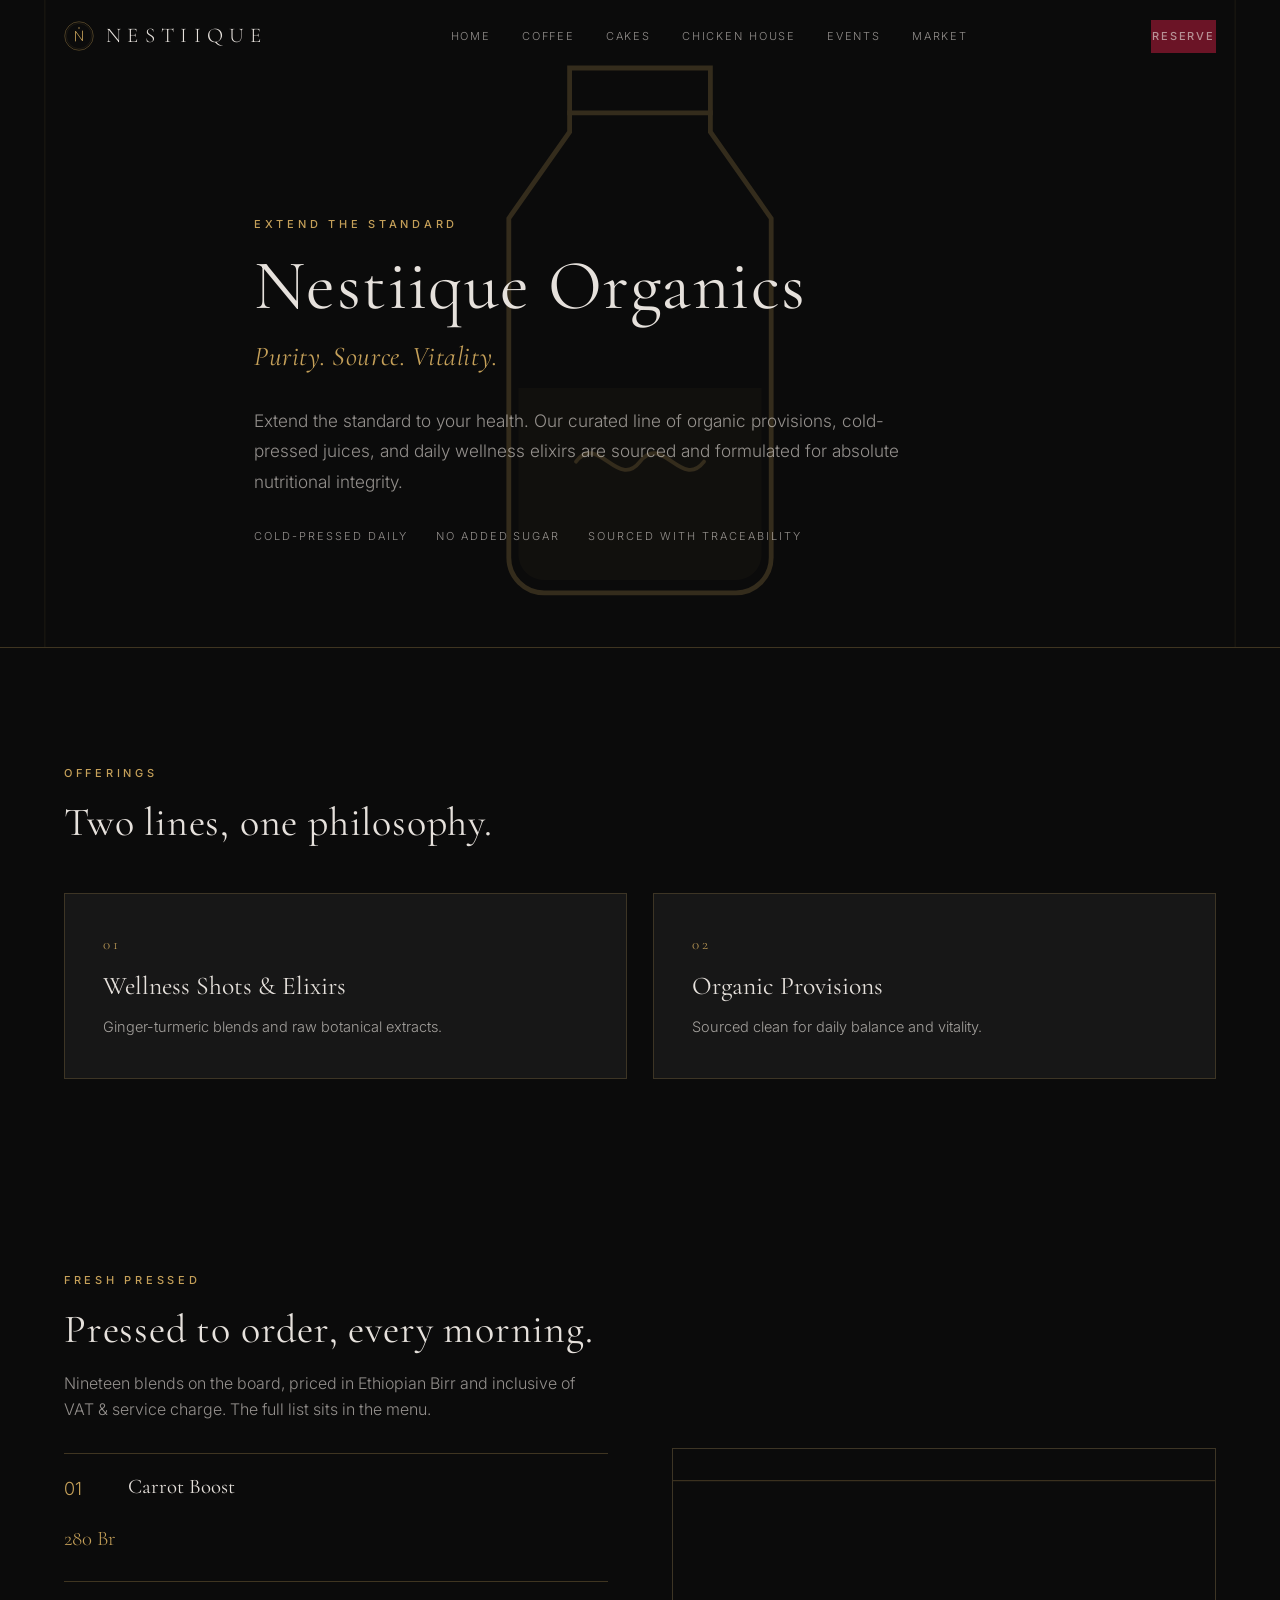
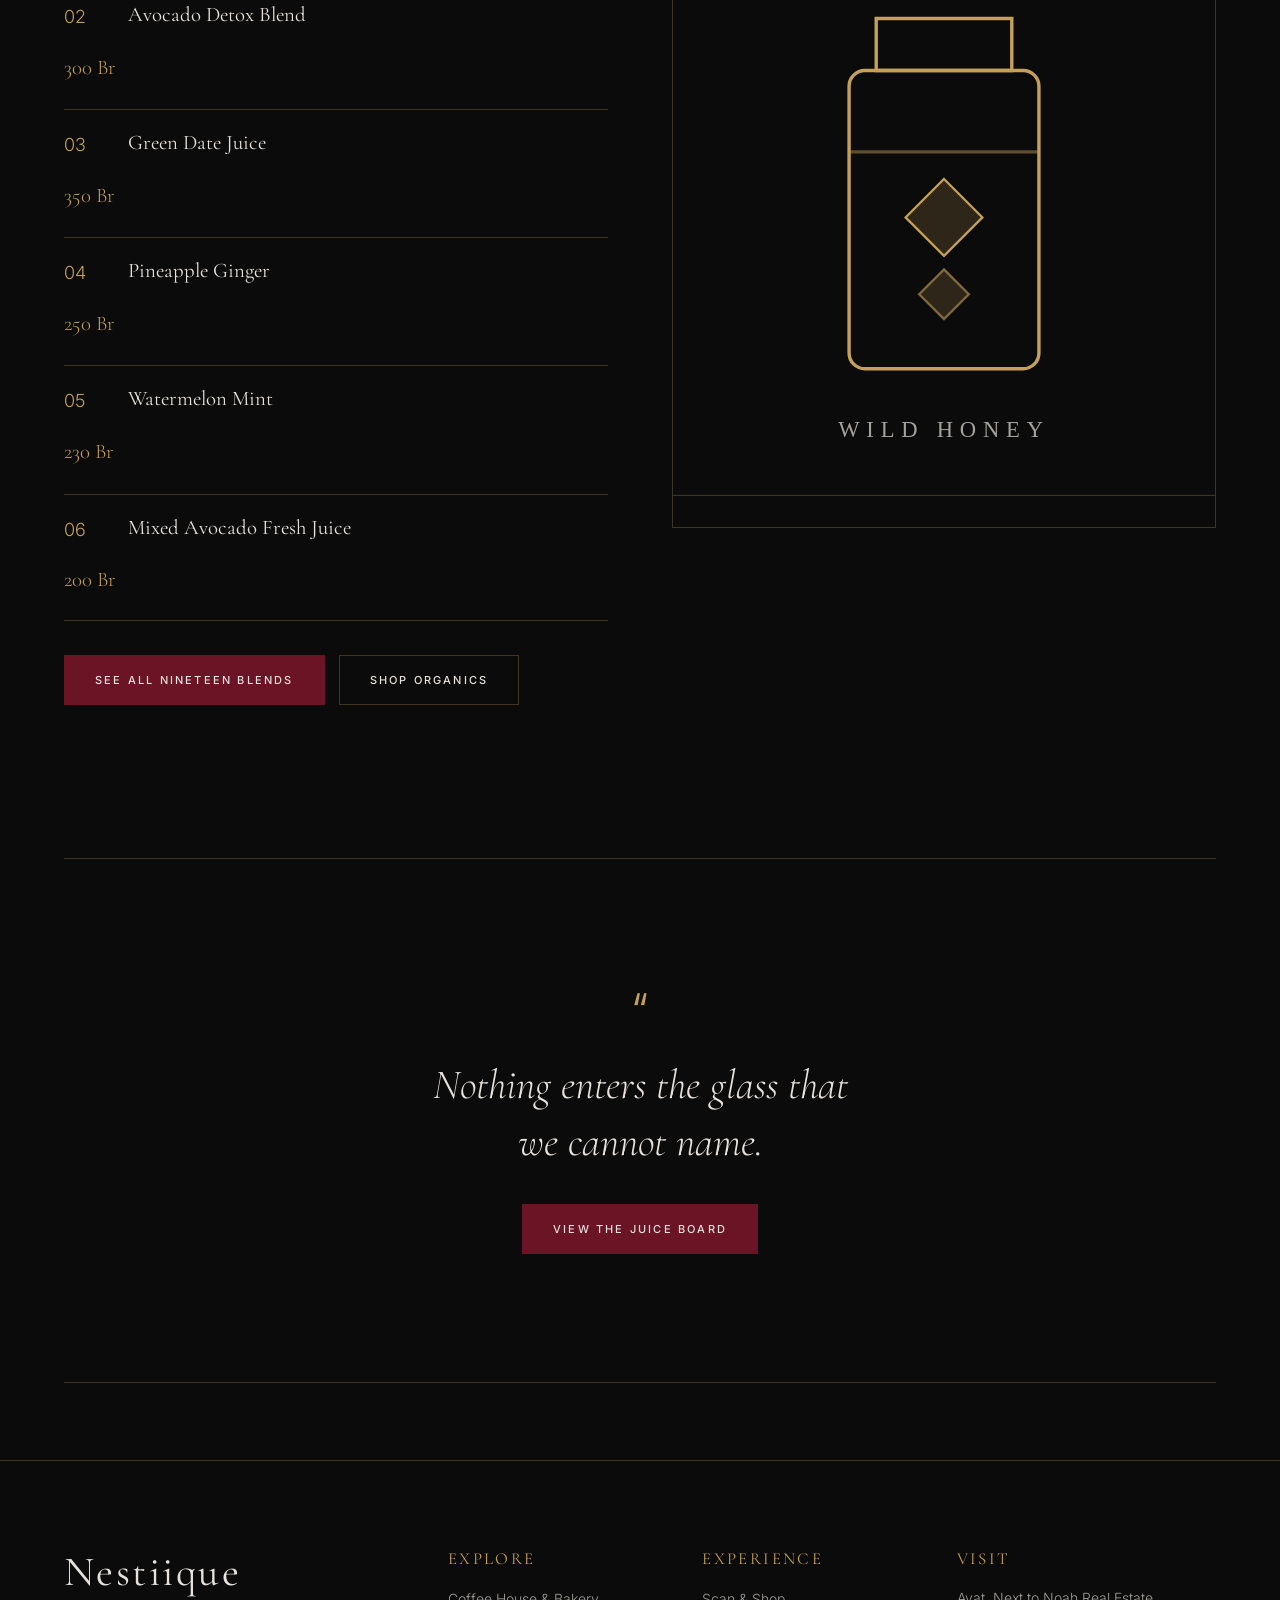
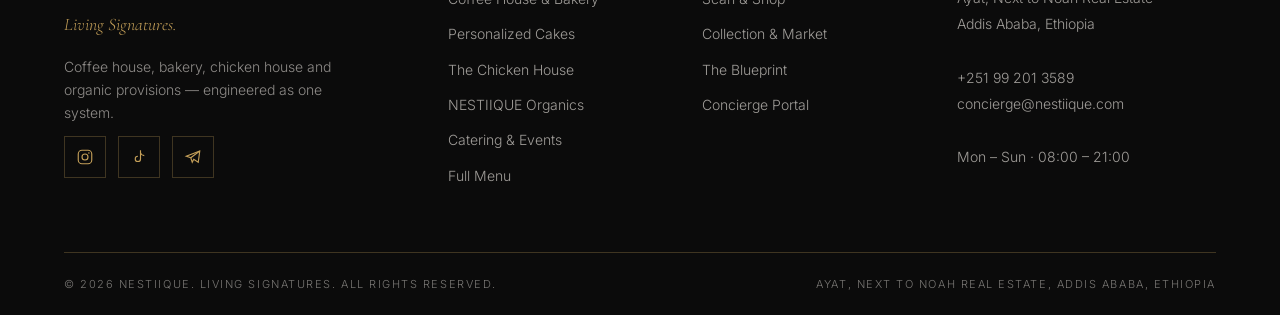
<file: organics.html>
<!DOCTYPE html>
<html lang="en">
<head>
<meta charset="utf-8" />
<meta name="viewport" content="width=device-width, initial-scale=1" />
<title>NESTIIQUE Organics — NESTIIQUE</title>
<meta name="description" content="Purity. Source. Vitality. Organic provisions, cold-pressed juices and daily wellness elixirs sourced and formulated for absolute nutritional integrity." />
<meta name="theme-color" content="#0B0B0B" />
<link rel="icon" href="assets/img/favicon.svg" type="image/svg+xml" />
<link rel="preconnect" href="https://fonts.googleapis.com" />
<link rel="preconnect" href="https://fonts.gstatic.com" crossorigin />
<link href="https://fonts.googleapis.com/css2?family=Cormorant+Garamond:ital,wght@0,300;0,400;0,500;0,600;1,300;1,400&family=Inter:wght@300;400;500;600&display=swap" rel="stylesheet" />
<link rel="stylesheet" href="css/styles.css" />
</head>
<body class="theme-dark">

<a class="skip-link" href="#main">Skip to main content</a>

<header class="site-header" id="siteHeader">
  <div class="site-header__inner">
    <a class="brand" href="index.html" aria-label="NESTIIQUE home">
      <svg class="brand__mark" viewBox="0 0 120 120" aria-hidden="true" focusable="false">
        <circle cx="60" cy="60" r="57" fill="none" stroke="currentColor" stroke-width="1.4"/>
        <circle cx="60" cy="60" r="50.5" fill="none" stroke="currentColor" stroke-width="0.7" opacity="0.55"/>
        <path d="M46 79.5V40.5L74 79.5V40.5" fill="none" stroke="currentColor" stroke-width="3.4" stroke-linecap="square"/>
        <path d="M60 22.5l3 5.1-3 5.1-3-5.1z" fill="currentColor" opacity="0.9"/>
      </svg>
      <span class="brand__word">Nestiique</span>
    </a>

    <nav class="nav" aria-label="Primary">
      <a href="index.html">Home</a>
      <a href="coffee.html">Coffee</a>
      <a href="cakes.html">Cakes</a>
      <a href="chicken.html">Chicken House</a>
      <a href="events.html">Events</a>
      <a href="market.html">Market</a>
    </nav>

    <nav class="nav" aria-label="Secondary">
      <a class="btn btn--sm btn--primary js-reserve" href="#main">Reserve</a>
      <button class="nav-toggle" id="navToggle" aria-expanded="false" aria-controls="mobileMenu" aria-label="Open menu">
        <span></span><span></span><span></span>
      </button>
    </nav>
  </div>
</header>

<div class="mobile-menu" id="mobileMenu" hidden>
  <nav aria-label="Mobile">
    <ul>
      <li><a href="index.html">Home</a></li>
      <li><a href="coffee.html">Coffee House &amp; Bakery</a></li>
      <li><a href="cakes.html">Personalized Cakes</a></li>
      <li><a href="chicken.html">The Chicken House</a></li>
      <li><a href="organics.html">NESTIIQUE Organics</a></li>
      <li><a href="events.html">Catering &amp; Events</a></li>
      <li><a href="scan.html">Scan &amp; Shop</a></li>
      <li><a href="market.html">Collection &amp; Market</a></li>
      <li><a href="menu.html">Full Menu</a></li>
      <li><a href="about.html">The Blueprint</a></li>
      <li><a href="account.html">Concierge Portal</a></li>
    </ul>
    <a class="btn btn--primary js-reserve" href="#main">Reserve a Table</a>
    <p class="mobile-menu__contact">
      <a href="tel:+251992013589">+251 99 201 3589</a><br />
      Ayat, Next to Noah Real Estate, Addis Ababa, Ethiopia
    </p>
  </nav>
</div>

<main id="main">

  <section class="pagehero">
    <div class="pagehero__bg"><img src="assets/img/prod-elixir.svg" alt="" /></div>
    <div class="wrap pagehero__inner">
      <span class="eyebrow">Extend the Standard</span>
      <h1 class="display display--lg">Nestiique Organics</h1>
      <p class="display" style="font-style:italic;color:var(--gold);font-size:clamp(1.15rem,2.4vw,1.7rem);margin-top:14px">Purity. Source. Vitality.</p>
      <p class="lead">
        Extend the standard to your health. Our curated line of organic provisions, cold-pressed
        juices, and daily wellness elixirs are sourced and formulated for absolute nutritional
        integrity.
      </p>
      <div class="pagehero__meta">
        <span>Cold-pressed daily</span>
        <span>No added sugar</span>
        <span>Sourced with traceability</span>
      </div>
    </div>
  </section>

  <section class="section">
    <div class="wrap">
      <span class="eyebrow">Offerings</span>
      <h2 class="display display--md">Two lines, one philosophy.</h2>

      <div class="grid grid--2" style="margin-top:48px">
        <article class="card reveal">
          <span class="card__num">01</span>
          <h3 class="card__title">Wellness Shots &amp; Elixirs</h3>
          <p class="card__text">Ginger-turmeric blends and raw botanical extracts.</p>
        </article>
        <article class="card reveal">
          <span class="card__num">02</span>
          <h3 class="card__title">Organic Provisions</h3>
          <p class="card__text">Sourced clean for daily balance and vitality.</p>
        </article>
      </div>
    </div>
  </section>

  <section class="section section--tight">
    <div class="wrap">
      <div class="split">
        <div class="reveal">
          <span class="eyebrow">Fresh Pressed</span>
          <h2 class="display display--md">Pressed to order, every morning.</h2>
          <p class="body-text" style="margin-top:18px">
            Nineteen blends on the board, priced in Ethiopian Birr and inclusive of VAT &amp; service
            charge. The full list sits in the menu.
          </p>
          <ul class="feature-list" style="margin-top:30px">
            <li><span class="tick">01</span><div><h3>Carrot Boost</h3></div><span class="menu-price">280 Br</span></li>
            <li><span class="tick">02</span><div><h3>Avocado Detox Blend</h3></div><span class="menu-price">300 Br</span></li>
            <li><span class="tick">03</span><div><h3>Green Date Juice</h3></div><span class="menu-price">350 Br</span></li>
            <li><span class="tick">04</span><div><h3>Pineapple Ginger</h3></div><span class="menu-price">250 Br</span></li>
            <li><span class="tick">05</span><div><h3>Watermelon Mint</h3></div><span class="menu-price">230 Br</span></li>
            <li><span class="tick">06</span><div><h3>Mixed Avocado Fresh Juice</h3></div><span class="menu-price">200 Br</span></li>
          </ul>
          <div class="btn-row">
            <a class="btn btn--primary" href="menu.html#juices">See All Nineteen Blends</a>
            <a class="btn btn--outline" href="market.html#catalog">Shop Organics</a>
          </div>
        </div>
        <div class="split__media reveal">
          <img src="assets/img/prod-honey.svg" alt="NESTIIQUE organic provisions and wild honey" loading="lazy" />
        </div>
      </div>
    </div>
  </section>

  <section class="section section--tight">
    <div class="wrap">
      <div class="quote reveal">
        <span class="quote__mark" aria-hidden="true">&ldquo;</span>
        <p class="quote__text">Nothing enters the glass that we cannot name.</p>
        <div class="btn-row" style="justify-content:center">
          <a class="btn btn--primary" href="menu.html#juices">View the Juice Board</a>
        </div>
      </div>
    </div>
  </section>

</main>

<footer class="site-footer">
  <div class="wrap">
    <div class="site-footer__top">
      <div>
        <h2 class="site-footer__title">Nestiique</h2>
        <p class="site-footer__tag">Living Signatures.</p>
        <p style="margin-top:16px;color:rgba(230,225,220,.6);font-size:14px;max-width:34ch">
          Coffee house, bakery, chicken house and organic provisions — engineered as one system.
        </p>
        <div class="socials" aria-label="Social media">
          <a href="#" aria-label="Instagram (TODO — add your handle)" title="TODO: add Instagram link">
            <svg viewBox="0 0 24 24" fill="none" stroke="currentColor" stroke-width="1.5" aria-hidden="true"><rect x="3" y="3" width="18" height="18" rx="5"/><circle cx="12" cy="12" r="4"/><circle cx="17.2" cy="6.8" r="1" fill="currentColor" stroke="none"/></svg>
          </a>
          <a href="#" aria-label="TikTok (TODO — add your handle)" title="TODO: add TikTok link">
            <svg viewBox="0 0 24 24" fill="none" stroke="currentColor" stroke-width="1.5" aria-hidden="true"><path d="M14 3v11.5a3.5 3.5 0 1 1-3.5-3.5"/><path d="M14 6.5c.8 2.2 2.6 3.5 5 3.7"/></svg>
          </a>
          <a href="#" aria-label="Telegram (TODO — add your handle)" title="TODO: add Telegram link">
            <svg viewBox="0 0 24 24" fill="none" stroke="currentColor" stroke-width="1.5" aria-hidden="true"><path d="M21 4 3 11l6 2 2 6 2-4 6 4z"/><path d="M9 13 21 4"/></svg>
          </a>
        </div>
      </div>
      <div>
        <h3>Explore</h3>
        <ul>
          <li><a href="coffee.html">Coffee House &amp; Bakery</a></li>
          <li><a href="cakes.html">Personalized Cakes</a></li>
          <li><a href="chicken.html">The Chicken House</a></li>
          <li><a href="organics.html">NESTIIQUE Organics</a></li>
          <li><a href="events.html">Catering &amp; Events</a></li>
          <li><a href="menu.html">Full Menu</a></li>
        </ul>
      </div>
      <div>
        <h3>Experience</h3>
        <ul>
          <li><a href="scan.html">Scan &amp; Shop</a></li>
          <li><a href="market.html">Collection &amp; Market</a></li>
          <li><a href="about.html">The Blueprint</a></li>
          <li><a href="account.html">Concierge Portal</a></li>
        </ul>
      </div>
      <div>
        <h3>Visit</h3>
        <address>
          Ayat, Next to Noah Real Estate<br />
          Addis Ababa, Ethiopia<br /><br />
          <a href="tel:+251992013589">+251 99 201 3589</a><br />
          <a href="mailto:concierge@nestiique.com">concierge@nestiique.com</a><br /><br />
          Mon – Sun &middot; 08:00 – 21:00
        </address>
      </div>
    </div>
    <div class="site-footer__bar">
      <span>© 2026 NESTIIQUE. Living Signatures. All Rights Reserved.</span>
      <span>Ayat, Next to Noah Real Estate, Addis Ababa, Ethiopia</span>
    </div>
  </div>
</footer>

<script src="js/main.js"></script>
</body>
</html>
</file>
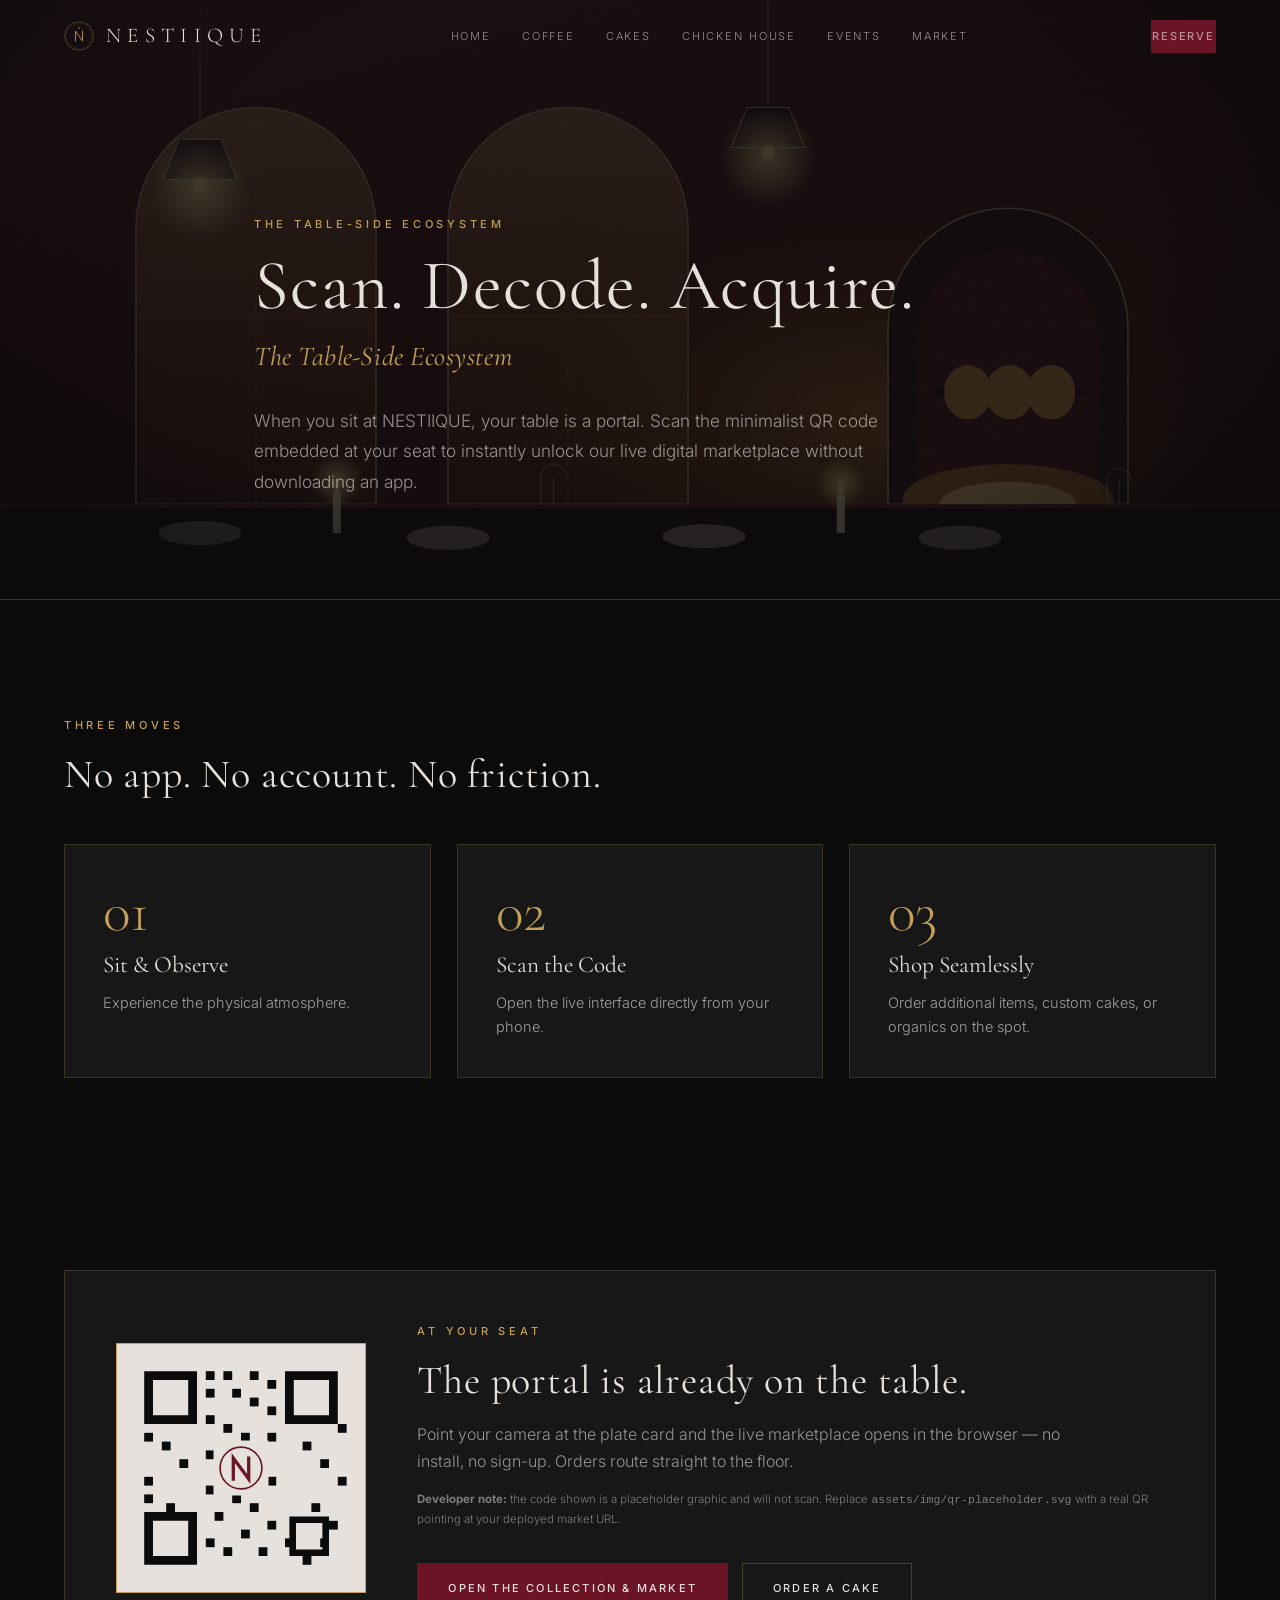
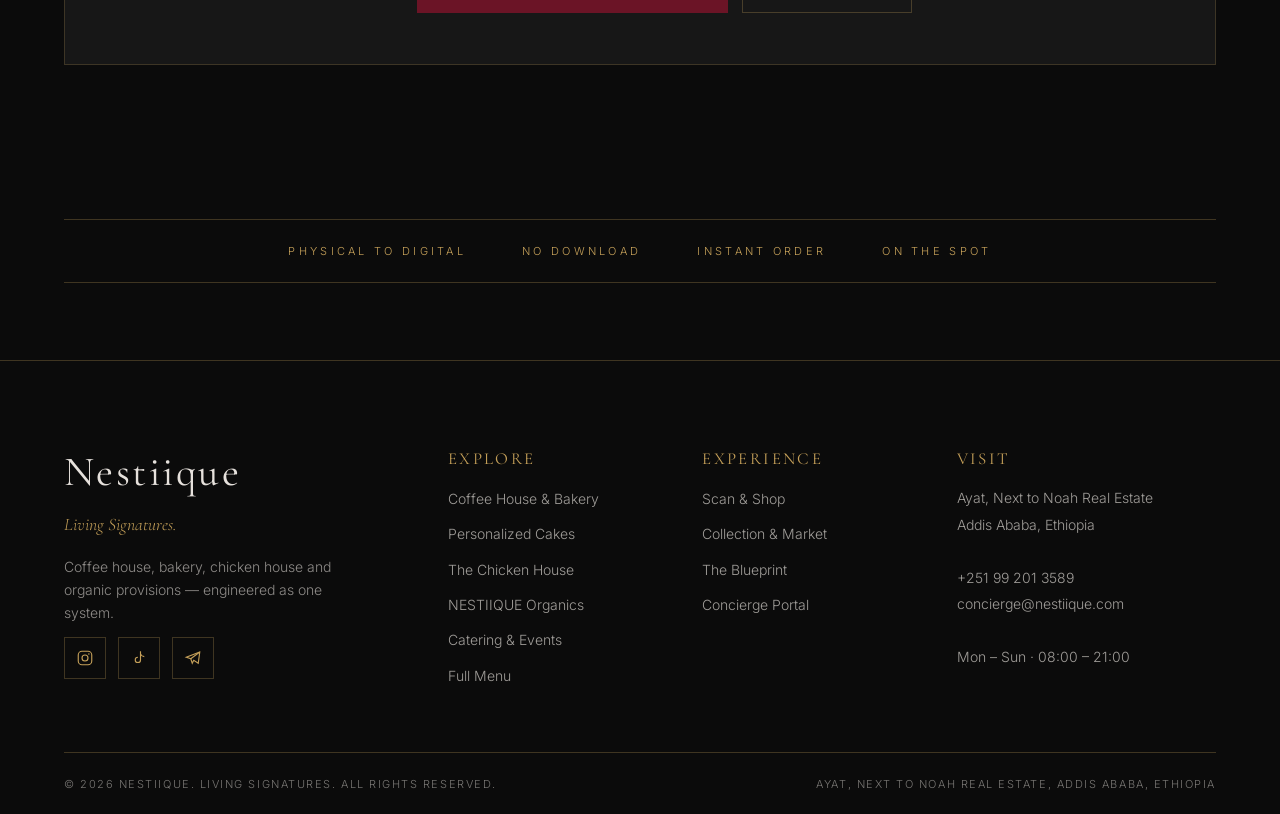
<file: scan.html>
<!DOCTYPE html>
<html lang="en">
<head>
<meta charset="utf-8" />
<meta name="viewport" content="width=device-width, initial-scale=1" />
<title>Scan. Decode. Acquire. — NESTIIQUE</title>
<meta name="description" content="The Table-Side Ecosystem. Scan the minimalist QR code at your seat to unlock the live digital marketplace — no app required." />
<meta name="theme-color" content="#0B0B0B" />
<link rel="icon" href="assets/img/favicon.svg" type="image/svg+xml" />
<link rel="preconnect" href="https://fonts.googleapis.com" />
<link rel="preconnect" href="https://fonts.gstatic.com" crossorigin />
<link href="https://fonts.googleapis.com/css2?family=Cormorant+Garamond:ital,wght@0,300;0,400;0,500;0,600;1,300;1,400&family=Inter:wght@300;400;500;600&display=swap" rel="stylesheet" />
<link rel="stylesheet" href="css/styles.css" />
</head>
<body class="theme-dark">

<a class="skip-link" href="#main">Skip to main content</a>

<header class="site-header" id="siteHeader">
  <div class="site-header__inner">
    <a class="brand" href="index.html" aria-label="NESTIIQUE home">
      <svg class="brand__mark" viewBox="0 0 120 120" aria-hidden="true" focusable="false">
        <circle cx="60" cy="60" r="57" fill="none" stroke="currentColor" stroke-width="1.4"/>
        <circle cx="60" cy="60" r="50.5" fill="none" stroke="currentColor" stroke-width="0.7" opacity="0.55"/>
        <path d="M46 79.5V40.5L74 79.5V40.5" fill="none" stroke="currentColor" stroke-width="3.4" stroke-linecap="square"/>
        <path d="M60 22.5l3 5.1-3 5.1-3-5.1z" fill="currentColor" opacity="0.9"/>
      </svg>
      <span class="brand__word">Nestiique</span>
    </a>

    <nav class="nav" aria-label="Primary">
      <a href="index.html">Home</a>
      <a href="coffee.html">Coffee</a>
      <a href="cakes.html">Cakes</a>
      <a href="chicken.html">Chicken House</a>
      <a href="events.html">Events</a>
      <a href="market.html">Market</a>
    </nav>

    <nav class="nav" aria-label="Secondary">
      <a class="btn btn--sm btn--primary js-reserve" href="#main">Reserve</a>
      <button class="nav-toggle" id="navToggle" aria-expanded="false" aria-controls="mobileMenu" aria-label="Open menu">
        <span></span><span></span><span></span>
      </button>
    </nav>
  </div>
</header>

<div class="mobile-menu" id="mobileMenu" hidden>
  <nav aria-label="Mobile">
    <ul>
      <li><a href="index.html">Home</a></li>
      <li><a href="coffee.html">Coffee House &amp; Bakery</a></li>
      <li><a href="cakes.html">Personalized Cakes</a></li>
      <li><a href="chicken.html">The Chicken House</a></li>
      <li><a href="organics.html">NESTIIQUE Organics</a></li>
      <li><a href="events.html">Catering &amp; Events</a></li>
      <li><a href="scan.html">Scan &amp; Shop</a></li>
      <li><a href="market.html">Collection &amp; Market</a></li>
      <li><a href="menu.html">Full Menu</a></li>
      <li><a href="about.html">The Blueprint</a></li>
      <li><a href="account.html">Concierge Portal</a></li>
    </ul>
    <a class="btn btn--primary js-reserve" href="#main">Reserve a Table</a>
    <p class="mobile-menu__contact">
      <a href="tel:+251992013589">+251 99 201 3589</a><br />
      Ayat, Next to Noah Real Estate, Addis Ababa, Ethiopia
    </p>
  </nav>
</div>

<main id="main">

  <section class="pagehero">
    <div class="pagehero__bg"><img src="assets/img/hero.svg" alt="" /></div>
    <div class="wrap pagehero__inner">
      <span class="eyebrow">The Table-Side Ecosystem</span>
      <h1 class="display display--lg">Scan. Decode. Acquire.</h1>
      <p class="display" style="font-style:italic;color:var(--gold);font-size:clamp(1.15rem,2.4vw,1.7rem);margin-top:14px">The Table-Side Ecosystem</p>
      <p class="lead">
        When you sit at NESTIIQUE, your table is a portal. Scan the minimalist QR code embedded at
        your seat to instantly unlock our live digital marketplace without downloading an app.
      </p>
    </div>
  </section>

  <section class="section">
    <div class="wrap">
      <span class="eyebrow">Three Moves</span>
      <h2 class="display display--md">No app. No account. No friction.</h2>

      <ol class="steps" style="margin-top:48px">
        <li class="step reveal">
          <span class="step__num">01</span>
          <h3 class="step__title">Sit &amp; Observe</h3>
          <p>Experience the physical atmosphere.</p>
        </li>
        <li class="step reveal">
          <span class="step__num">02</span>
          <h3 class="step__title">Scan the Code</h3>
          <p>Open the live interface directly from your phone.</p>
        </li>
        <li class="step reveal">
          <span class="step__num">03</span>
          <h3 class="step__title">Shop Seamlessly</h3>
          <p>Order additional items, custom cakes, or organics on the spot.</p>
        </li>
      </ol>
    </div>
  </section>

  <section class="section section--tight">
    <div class="wrap">
      <div class="qr-panel reveal">
        <div class="qr-panel__code">
          <!-- PLACEHOLDER — replace this file with the real QR image for the live market URL.
               See README ("Table-side QR"). -->
          <img src="assets/img/qr-placeholder.svg" alt="Table-side QR code linking to the NESTIIQUE live marketplace" />
        </div>
        <div>
          <span class="eyebrow">At Your Seat</span>
          <h2 class="display display--md">The portal is already on the table.</h2>
          <p class="body-text" style="margin-top:18px">
            Point your camera at the plate card and the live marketplace opens in the browser — no
            install, no sign-up. Orders route straight to the floor.
          </p>
          <p class="field__hint" style="margin-top:16px">
            <strong>Developer note:</strong> the code shown is a placeholder graphic and will not
            scan. Replace <code>assets/img/qr-placeholder.svg</code> with a real QR pointing at your
            deployed market URL.
          </p>
          <div class="btn-row">
            <a class="btn btn--primary" href="market.html">Open the Collection &amp; Market</a>
            <a class="btn btn--outline" href="events.html">Order a Cake</a>
          </div>
        </div>
      </div>
    </div>
  </section>

  <section class="section section--tight">
    <div class="wrap">
      <div class="strip" style="border-radius:0">
        <div class="strip__track">
          <span class="strip__item">Physical to Digital</span>
          <span class="strip__item">No Download</span>
          <span class="strip__item">Instant Order</span>
          <span class="strip__item">On The Spot</span>
        </div>
      </div>
    </div>
  </section>

</main>

<footer class="site-footer">
  <div class="wrap">
    <div class="site-footer__top">
      <div>
        <h2 class="site-footer__title">Nestiique</h2>
        <p class="site-footer__tag">Living Signatures.</p>
        <p style="margin-top:16px;color:rgba(230,225,220,.6);font-size:14px;max-width:34ch">
          Coffee house, bakery, chicken house and organic provisions — engineered as one system.
        </p>
        <div class="socials" aria-label="Social media">
          <a href="#" aria-label="Instagram (TODO — add your handle)" title="TODO: add Instagram link">
            <svg viewBox="0 0 24 24" fill="none" stroke="currentColor" stroke-width="1.5" aria-hidden="true"><rect x="3" y="3" width="18" height="18" rx="5"/><circle cx="12" cy="12" r="4"/><circle cx="17.2" cy="6.8" r="1" fill="currentColor" stroke="none"/></svg>
          </a>
          <a href="#" aria-label="TikTok (TODO — add your handle)" title="TODO: add TikTok link">
            <svg viewBox="0 0 24 24" fill="none" stroke="currentColor" stroke-width="1.5" aria-hidden="true"><path d="M14 3v11.5a3.5 3.5 0 1 1-3.5-3.5"/><path d="M14 6.5c.8 2.2 2.6 3.5 5 3.7"/></svg>
          </a>
          <a href="#" aria-label="Telegram (TODO — add your handle)" title="TODO: add Telegram link">
            <svg viewBox="0 0 24 24" fill="none" stroke="currentColor" stroke-width="1.5" aria-hidden="true"><path d="M21 4 3 11l6 2 2 6 2-4 6 4z"/><path d="M9 13 21 4"/></svg>
          </a>
        </div>
      </div>
      <div>
        <h3>Explore</h3>
        <ul>
          <li><a href="coffee.html">Coffee House &amp; Bakery</a></li>
          <li><a href="cakes.html">Personalized Cakes</a></li>
          <li><a href="chicken.html">The Chicken House</a></li>
          <li><a href="organics.html">NESTIIQUE Organics</a></li>
          <li><a href="events.html">Catering &amp; Events</a></li>
          <li><a href="menu.html">Full Menu</a></li>
        </ul>
      </div>
      <div>
        <h3>Experience</h3>
        <ul>
          <li><a href="scan.html">Scan &amp; Shop</a></li>
          <li><a href="market.html">Collection &amp; Market</a></li>
          <li><a href="about.html">The Blueprint</a></li>
          <li><a href="account.html">Concierge Portal</a></li>
        </ul>
      </div>
      <div>
        <h3>Visit</h3>
        <address>
          Ayat, Next to Noah Real Estate<br />
          Addis Ababa, Ethiopia<br /><br />
          <a href="tel:+251992013589">+251 99 201 3589</a><br />
          <a href="mailto:concierge@nestiique.com">concierge@nestiique.com</a><br /><br />
          Mon – Sun &middot; 08:00 – 21:00
        </address>
      </div>
    </div>
    <div class="site-footer__bar">
      <span>© 2026 NESTIIQUE. Living Signatures. All Rights Reserved.</span>
      <span>Ayat, Next to Noah Real Estate, Addis Ababa, Ethiopia</span>
    </div>
  </div>
</footer>

<script src="js/main.js"></script>
</body>
</html>
</file>
<file: css/styles.css>
/* ==========================================================================
   NESTIIQUE — Living Signatures
   Palette: matte black #0B0B0B / warm beige #E6E1DC / gold #C5A059 / burgundy #6B1426
   Type: Cormorant Garamond (display) / Inter (UI)
   Pages set a theme on <body>: theme-dark (default) or theme-light.
   ========================================================================== */

/* --------------------------------------------------------------------------
   1. Tokens
   -------------------------------------------------------------------------- */
:root {
  /* Brand */
  --black:      #0B0B0B;
  --black-800:  #121212;
  --black-700:  #171717;
  --black-600:  #1F1F1F;
  --gold:       #C5A059;
  --gold-dim:   #A8874A;
  --gold-soft:  rgba(197, 160, 89, .28);
  --burgundy:   #6B1426;
  --burgundy-d: #54101E;
  --beige:      #E6E1DC;
  --beige-dim:  #BDB5AC;

  /* Sampled from the flat border of assets/video/intro.mp4 */
  --intro-bg:   #CCC1A5;

  /* Scale */
  --maxw: 1360px;
  --gutter: clamp(20px, 5vw, 72px);
  --section-y: clamp(64px, 9vw, 140px);
  --headerH: 74px;
  --ease: cubic-bezier(.22, 1, .36, 1);

  --display: "Cormorant Garamond", "Didot", "Bodoni MT", Georgia, "Times New Roman", serif;
  --sans: "Inter", -apple-system, BlinkMacSystemFont, "Segoe UI", Helvetica, Arial, sans-serif;
}

/* Semantic colours flip per page theme */
body.theme-dark {
  --page-bg:   var(--black);
  --page-fg:   var(--beige);
  --muted:     rgba(230, 225, 220, .62);
  --line:      var(--gold-soft);
  --card-bg:   var(--black-700);
  --card-fg:   var(--beige);
  --card-line: rgba(197, 160, 89, .22);
  --chrome-bg: rgba(11, 11, 11, .82);
  --chip-bg:   rgba(197, 160, 89, .08);
}
body.theme-light {
  --page-bg:   var(--beige);
  --page-fg:   var(--black);
  --muted:     rgba(11, 11, 11, .62);
  --line:      rgba(11, 11, 11, .16);
  --card-bg:   var(--black);
  --card-fg:   var(--beige);
  --card-line: rgba(197, 160, 89, .45);
  --chrome-bg: rgba(230, 225, 220, .86);
  --chip-bg:   rgba(11, 11, 11, .05);
}

/* --------------------------------------------------------------------------
   2. Base
   -------------------------------------------------------------------------- */
*, *::before, *::after { box-sizing: border-box; }
[hidden] { display: none !important; }

html { scroll-behavior: smooth; scroll-padding-top: calc(var(--headerH) + 16px); }

body {
  margin: 0;
  background: var(--page-bg);
  color: var(--page-fg);
  font-family: var(--sans);
  font-size: 16px;
  line-height: 1.65;
  font-weight: 300;
  -webkit-font-smoothing: antialiased;
  overflow-x: hidden;
  transition: background .4s var(--ease), color .4s var(--ease);
}

img, svg, video { display: block; max-width: 100%; }
h1, h2, h3, h4 { margin: 0; font-weight: 400; line-height: 1.1; }
p { margin: 0; }
ul, ol { margin: 0; padding: 0; list-style: none; }

a { color: inherit; text-decoration: none; }
button, input, select, textarea { font: inherit; color: inherit; }

:focus-visible { outline: 2px solid var(--gold); outline-offset: 3px; }

.skip-link {
  position: absolute; left: -9999px; top: 0; z-index: 500;
  background: var(--burgundy); color: var(--beige);
  padding: 12px 20px; font-size: 13px;
}
.skip-link:focus { left: 0; }

.wrap { max-width: var(--maxw); margin: 0 auto; padding: 0 var(--gutter); }
.section { padding: var(--section-y) 0; }
.section--tight { padding: clamp(48px, 6vw, 88px) 0; }
.rule { height: 1px; background: var(--line); border: 0; margin: 0; }

/* --------------------------------------------------------------------------
   3. Typography helpers
   -------------------------------------------------------------------------- */
.eyebrow {
  display: block;
  font-size: 11px;
  letter-spacing: .34em;
  text-transform: uppercase;
  color: var(--gold);
  font-weight: 500;
  margin-bottom: 18px;
}
.display {
  font-family: var(--display);
  font-weight: 400;
  letter-spacing: .02em;
}
.display--xl { font-size: clamp(2.9rem, 11vw, 8rem); line-height: .92; }
.display--lg { font-size: clamp(2.2rem, 6.2vw, 4.4rem); line-height: 1; }
.display--md { font-size: clamp(1.6rem, 3.4vw, 2.5rem); line-height: 1.12; }

.lead {
  font-size: clamp(1rem, 1.35vw, 1.16rem);
  color: var(--muted);
  max-width: 62ch;
  line-height: 1.75;
}
.body-text { color: var(--muted); max-width: 66ch; }
.mono-label {
  font-size: 11px; letter-spacing: .2em; text-transform: uppercase; color: var(--gold);
}

/* --------------------------------------------------------------------------
   4. Buttons
   -------------------------------------------------------------------------- */
.btn {
  display: inline-flex; align-items: center; justify-content: center; gap: 10px;
  padding: 15px 30px;
  font-size: 11px; letter-spacing: .2em; text-transform: uppercase; font-weight: 500;
  border: 1px solid transparent; cursor: pointer;
  transition: background .3s var(--ease), color .3s var(--ease), border-color .3s var(--ease);
  text-align: center;
}
.btn--primary { background: var(--burgundy); color: var(--beige); }
.btn--primary:hover { background: var(--burgundy-d); }
.btn--outline { background: transparent; color: var(--page-fg); border-color: var(--gold-soft); }
.btn--outline:hover { border-color: var(--gold); color: var(--gold); }
.btn--gold { background: var(--gold); color: var(--black); border-color: var(--gold); }
.btn--gold:hover { background: var(--gold-dim); border-color: var(--gold-dim); }
.btn--sm { padding: 11px 20px; font-size: 10px; }
.btn--block { width: 100%; }
.btn[disabled] { opacity: .45; cursor: not-allowed; }

.btn-row { display: flex; flex-wrap: wrap; gap: 14px; margin-top: 34px; }

/* --------------------------------------------------------------------------
   5. Header + navigation
   -------------------------------------------------------------------------- */
.site-header {
  position: fixed; inset: 0 0 auto; z-index: 120;
  height: var(--headerH);
  display: flex; align-items: center;
  background: transparent;
  border-bottom: 1px solid transparent;
  transition: background .35s var(--ease), border-color .35s var(--ease), height .35s var(--ease);
}
.site-header.is-scrolled,
body.is-locked .site-header {
  background: var(--chrome-bg);
  backdrop-filter: blur(14px);
  -webkit-backdrop-filter: blur(14px);
  border-bottom-color: var(--line);
}
.site-header__inner {
  width: 100%; max-width: var(--maxw); margin: 0 auto;
  padding: 0 var(--gutter);
  display: flex; align-items: center; justify-content: space-between; gap: 24px;
}
.brand { display: flex; align-items: center; gap: 12px; }
.brand__mark { width: 30px; height: 30px; color: var(--gold); flex: none; }
.brand__word {
  font-family: var(--display); font-size: 21px;
  letter-spacing: .3em; text-transform: uppercase; white-space: nowrap;
}

.nav { display: flex; align-items: center; gap: clamp(18px, 2.4vw, 34px); }
.nav a {
  font-size: 11px; letter-spacing: .17em; text-transform: uppercase;
  color: var(--muted); white-space: nowrap;
  transition: color .25s;
  padding: 6px 0; position: relative;
}
.nav a::after {
  content: ""; position: absolute; left: 0; bottom: 0; height: 1px; width: 100%;
  background: var(--gold); transform: scaleX(0); transform-origin: left;
  transition: transform .35s var(--ease);
}
.nav a:hover, .nav a[aria-current="page"] { color: var(--page-fg); }
.nav a:hover::after, .nav a[aria-current="page"]::after { transform: scaleX(1); }

.nav-toggle {
  display: none; width: 40px; height: 40px; background: none;
  border: 1px solid var(--line); cursor: pointer;
  padding: 0; place-items: center; gap: 4px;
}
.nav-toggle span { display: block; width: 17px; height: 1px; background: var(--page-fg); transition: transform .3s, opacity .3s; }
.nav-toggle span + span { margin-top: 4px; }
body.is-locked .nav-toggle span:nth-child(1) { transform: translateY(5px) rotate(45deg); }
body.is-locked .nav-toggle span:nth-child(2) { opacity: 0; }
body.is-locked .nav-toggle span:nth-child(3) { transform: translateY(-5px) rotate(-45deg); }

.mobile-menu {
  position: fixed; inset: 0; z-index: 110;
  background: var(--page-bg);
  padding: calc(var(--headerH) + 32px) var(--gutter) 40px;
  overflow-y: auto;
  display: flex; flex-direction: column;
  animation: fadeIn .3s var(--ease);
}
.mobile-menu nav ul { display: flex; flex-direction: column; gap: 4px; }
.mobile-menu nav a {
  font-family: var(--display); font-size: 27px; letter-spacing: .04em;
  padding: 11px 0; border-bottom: 1px solid var(--line);
}
.mobile-menu .btn { margin-top: 28px; width: 100%; }
.mobile-menu__contact {
  margin-top: auto; padding-top: 30px; font-size: 13px; color: var(--muted); line-height: 2;
}
.mobile-menu__contact a { border-bottom: 1px solid var(--line); }

/* --------------------------------------------------------------------------
   6. Intro video
   -------------------------------------------------------------------------- */
.intro {
  position: fixed; inset: 0; z-index: 200;
  background: var(--intro-bg);
  overflow: hidden; pointer-events: none;
  opacity: 1;
  transition: opacity 1.1s var(--ease), visibility 0s linear 1.1s;
}
.intro.is-gone { opacity: 0; visibility: hidden; }
.intro__video {
  position: absolute; inset: 0;
  width: 100%; height: 100%;
  object-fit: contain; object-position: 50% 50%;
  animation: introZoom 6.5s var(--ease) both;
}
@keyframes introZoom { from { transform: scale(1.04); } to { transform: scale(1); } }
.intro__skip {
  position: absolute; right: clamp(16px, 4vw, 40px); bottom: clamp(16px, 4vw, 40px);
  pointer-events: auto; background: none; cursor: pointer;
  border: 1px solid rgba(42, 26, 20, .3); color: #2A1A14;
  font-size: 10px; letter-spacing: .22em; text-transform: uppercase;
  padding: 10px 16px; opacity: .65;
  transition: opacity .3s, border-color .3s, background .3s;
}
.intro__skip:hover { opacity: 1; background: rgba(42, 26, 20, .07); border-color: #2A1A14; }
.intro__skip:focus-visible { opacity: 1; outline: 2px solid #6B1426; outline-offset: 3px; }

/* --------------------------------------------------------------------------
   7. Landing hero
   -------------------------------------------------------------------------- */
.hero {
  position: relative;
  min-height: 100svh;
  margin-top: calc(-1 * var(--headerH));
  display: flex; align-items: center;
  padding: calc(var(--headerH) + 40px) 0 60px;
  overflow: hidden;
}
.hero__bg { position: absolute; inset: 0; z-index: 0; }
.hero__bg img { width: 100%; height: 100%; object-fit: cover; opacity: .5; }
.hero__scrim {
  position: absolute; inset: 0; z-index: 1;
  background:
    radial-gradient(120% 90% at 50% 45%, rgba(11,11,11,.35) 0%, rgba(11,11,11,.82) 62%, rgba(11,11,11,.96) 100%),
    linear-gradient(180deg, rgba(11,11,11,.7) 0%, rgba(11,11,11,.2) 40%, rgba(11,11,11,.9) 100%);
}
.hero__inner { position: relative; z-index: 2; width: 100%; }
.hero__est {
  font-size: 11px; letter-spacing: .5em; text-transform: uppercase;
  color: var(--gold); margin-bottom: 22px;
}
.hero__wordmark {
  font-family: var(--display); font-weight: 400;
  font-size: clamp(2.9rem, 12.5vw, 9.4rem);
  line-height: .9; letter-spacing: .12em; text-transform: uppercase;
  margin: 0; padding-left: .12em;
}
.hero__tagline {
  font-family: var(--display); font-style: italic;
  font-size: clamp(1.25rem, 3vw, 2.1rem);
  color: var(--gold); margin: 26px 0 0;
}
.hero__copy { margin-top: 28px; max-width: 60ch; color: var(--muted); }
.hero__rule { width: 88px; height: 1px; background: var(--gold); margin: 34px 0 0; }

.hero__scroll {
  position: absolute; left: 50%; bottom: 26px; transform: translateX(-50%);
  z-index: 2; display: flex; flex-direction: column; align-items: center; gap: 10px;
}
.hero__scroll-line { width: 1px; height: 46px; background: var(--gold-soft); position: relative; overflow: hidden; }
.hero__scroll-line::after {
  content: ""; position: absolute; inset: 0; background: var(--gold);
  animation: scrollPulse 2.4s var(--ease) infinite;
}
@keyframes scrollPulse {
  0%   { transform: translateY(-100%); }
  60%, 100% { transform: translateY(100%); }
}
.hero__scroll-text {
  font-size: 10px; letter-spacing: .3em; text-transform: uppercase; color: var(--muted);
}

/* --------------------------------------------------------------------------
   8. Page hero (pages 2-10)
   -------------------------------------------------------------------------- */
.pagehero {
  position: relative;
  padding: calc(var(--headerH) + clamp(70px, 11vw, 150px)) 0 clamp(56px, 8vw, 110px);
  overflow: hidden;
  border-bottom: 1px solid var(--line);
}
.pagehero__bg { position: absolute; inset: 0; z-index: 0; opacity: .22; }
.pagehero__bg img { width: 100%; height: 100%; object-fit: cover; }
.pagehero__inner { position: relative; z-index: 1; max-width: 900px; }
.pagehero .lead { margin-top: 26px; }
.pagehero__meta {
  display: flex; flex-wrap: wrap; gap: 10px 28px;
  margin-top: 30px; font-size: 11px; letter-spacing: .18em;
  text-transform: uppercase; color: var(--muted);
}

/* --------------------------------------------------------------------------
   9. Cards & grids
   -------------------------------------------------------------------------- */
.grid { display: grid; gap: clamp(18px, 2vw, 28px); }
.grid--2 { grid-template-columns: repeat(2, 1fr); }
.grid--3 { grid-template-columns: repeat(3, 1fr); }
.grid--4 { grid-template-columns: repeat(4, 1fr); }

.card {
  background: var(--card-bg); color: var(--card-fg);
  border: 1px solid var(--card-line);
  padding: clamp(26px, 3vw, 40px);
  display: flex; flex-direction: column; gap: 14px;
  transition: transform .4s var(--ease), border-color .4s var(--ease);
}
.card:hover { transform: translateY(-4px); border-color: var(--gold); }
.card__num {
  font-family: var(--display); font-size: 15px; letter-spacing: .2em; color: var(--gold);
}
.card__title { font-family: var(--display); font-size: clamp(1.25rem, 2vw, 1.6rem); line-height: 1.15; }
.card__text { color: rgba(230, 225, 220, .68); font-size: 14.5px; line-height: 1.75; }
.card .btn { align-self: flex-start; margin-top: auto; }

.card--light {
  background: rgba(11, 11, 11, .04); color: var(--page-fg);
  border-color: rgba(11, 11, 11, .14);
}
.card--light .card__text { color: var(--muted); }
.card--burgundy { background: var(--burgundy); border-color: var(--burgundy); }
.card--burgundy .card__text { color: rgba(230, 225, 220, .82); }

/* Split (image + copy) */
.split { display: grid; grid-template-columns: 1fr 1fr; gap: clamp(32px, 5vw, 80px); align-items: center; }
.split__media { position: relative; aspect-ratio: 4 / 5; overflow: hidden; background: var(--black-700); border: 1px solid var(--card-line); }
.split__media img { width: 100%; height: 100%; object-fit: cover; }
.split--reverse .split__media { order: 2; }

/* Feature list */
.feature-list { display: grid; gap: 2px; margin-top: 8px; }
.feature-list li {
  display: grid; grid-template-columns: 46px 1fr; gap: 18px;
  padding: 22px 0; border-top: 1px solid var(--line);
}
.feature-list li:last-child { border-bottom: 1px solid var(--line); }
.feature-list .tick { color: var(--gold); font-size: 18px; line-height: 1.4; }
.feature-list h3 { font-family: var(--display); font-size: 1.3rem; margin-bottom: 6px; }
.feature-list p { color: var(--muted); font-size: 14.5px; }

/* Quote */
.quote { text-align: center; padding: clamp(70px, 10vw, 140px) 0; border-block: 1px solid var(--line); }
.quote__text {
  font-family: var(--display); font-style: italic;
  font-size: clamp(1.4rem, 3.4vw, 2.6rem); line-height: 1.35;
  max-width: 24ch; margin: 0 auto;
}
.quote__mark { display: block; color: var(--gold); font-size: 52px; line-height: 1; margin-bottom: 18px; }

/* Steps */
.steps { display: grid; grid-template-columns: repeat(3, 1fr); gap: clamp(18px, 2vw, 28px); counter-reset: step; }
.step {
  border: 1px solid var(--card-line); background: var(--card-bg); color: var(--card-fg);
  padding: clamp(26px, 3vw, 40px);
  display: flex; flex-direction: column; gap: 12px;
}
.step__num {
  font-family: var(--display); font-size: clamp(2.4rem, 5vw, 3.6rem);
  color: var(--gold); line-height: 1;
}
.step__title { font-family: var(--display); font-size: 1.45rem; }
.step p { color: rgba(230, 225, 220, .68); font-size: 14.5px; }

/* Marquee strip */
.strip {
  border-block: 1px solid var(--line);
  padding: 22px 0; overflow: hidden;
  background: var(--black);
  color: var(--beige);
}
body.theme-light .strip { background: var(--black); color: var(--beige); }
.strip__track { display: flex; gap: 56px; justify-content: center; flex-wrap: wrap; }
.strip__item {
  font-size: 11px; letter-spacing: .3em; text-transform: uppercase; color: var(--gold);
}

/* --------------------------------------------------------------------------
   10. Menu
   -------------------------------------------------------------------------- */
.menu-tabs {
  display: flex; flex-wrap: wrap; gap: 8px 26px;
  margin: 40px 0 30px; border-bottom: 1px solid var(--line); padding-bottom: 14px;
}
.menu-tab {
  background: none; border: 0; padding: 5px 0; cursor: pointer;
  font-size: 11px; letter-spacing: .18em; text-transform: uppercase;
  color: var(--muted); font-weight: 500; position: relative;
  transition: color .25s;
}
.menu-tab::after {
  content: ""; position: absolute; left: 0; bottom: -15px; height: 1px; width: 100%;
  background: var(--gold); transform: scaleX(0); transition: transform .35s var(--ease);
}
.menu-tab:hover { color: var(--page-fg); }
.menu-tab.is-active { color: var(--gold); }
.menu-tab.is-active::after { transform: scaleX(1); }

.menu-panel { display: none; }
.menu-panel.is-active { display: block; animation: fadeIn .4s var(--ease); }
.menu-panel li {
  display: flex; align-items: baseline; gap: 14px;
  padding: 13px 0; border-bottom: 1px dotted var(--line);
}
.menu-group {
  font-family: var(--display); font-size: 1.1rem; letter-spacing: .06em;
  color: var(--gold); margin: 30px 0 2px; padding-bottom: 8px;
  border-bottom: 1px solid var(--line);
}
.menu-panel > .menu-group:first-child { margin-top: 0; }
.menu-item { display: flex; flex-direction: column; gap: 3px; }
.menu-item em { display: block; font-style: normal; font-size: 12.5px; color: var(--muted); }
.menu-price {
  margin-left: auto; font-family: var(--display); font-size: 1.3rem;
  color: var(--gold); white-space: nowrap;
}
.menu__note { margin-top: 26px; font-size: 12px; color: var(--muted); }

/* --------------------------------------------------------------------------
   11. Catalogue + cart
   -------------------------------------------------------------------------- */
.filters { display: flex; flex-wrap: wrap; gap: 10px; margin-bottom: 36px; }
.filter {
  background: transparent; border: 1px solid var(--gold-soft); color: var(--muted);
  padding: 10px 20px; cursor: pointer;
  font-size: 10.5px; letter-spacing: .2em; text-transform: uppercase;
  transition: all .3s var(--ease);
}
.filter:hover { border-color: var(--gold); color: var(--gold); }
.filter.is-active { background: var(--burgundy); border-color: var(--burgundy); color: var(--beige); }

.catalog { display: grid; grid-template-columns: repeat(3, 1fr); gap: clamp(18px, 2vw, 28px); }
.product {
  display: flex; flex-direction: column;
  background: var(--card-bg); color: var(--card-fg);
  border: 1px solid var(--card-line);
  transition: border-color .35s var(--ease);
}
.product:hover { border-color: var(--gold); }
.product[hidden] { display: none !important; }
.product__media { aspect-ratio: 4 / 3; overflow: hidden; background: var(--black-800); }
.product__media img { width: 100%; height: 100%; object-fit: cover; }
.product__body { padding: 22px 24px 24px; display: flex; flex-direction: column; gap: 10px; flex: 1; }
.product__tag {
  align-self: flex-start; background: var(--burgundy); color: var(--beige);
  font-size: 9.5px; letter-spacing: .2em; text-transform: uppercase; padding: 5px 11px;
}
.product__title { font-family: var(--display); font-size: 1.28rem; line-height: 1.2; }
.product__desc { color: rgba(230, 225, 220, .66); font-size: 14px; flex: 1; }
.product__foot { display: flex; align-items: center; justify-content: space-between; gap: 14px; margin-top: 6px; }
.product__price { font-family: var(--display); font-size: 1.25rem; color: var(--gold); }

.cart-toggle {
  position: fixed; right: 0; bottom: 26px; z-index: 130;
  background: var(--burgundy); color: var(--beige);
  border: 0; cursor: pointer;
  padding: 15px 22px; font-size: 11px; letter-spacing: .2em; text-transform: uppercase;
  box-shadow: 0 10px 30px rgba(0, 0, 0, .4);
}
.cart-toggle:hover { background: var(--burgundy-d); }
.cart-toggle .count {
  display: inline-grid; place-items: center; min-width: 21px; height: 21px;
  background: var(--gold); color: var(--black); border-radius: 50%;
  font-size: 11px; letter-spacing: 0; margin-left: 8px; padding: 0 5px;
}

dialog.cart {
  position: fixed; top: 0; right: 0; bottom: 0; left: auto;
  width: min(420px, 100vw); max-width: 100vw; max-height: 100vh;
  margin: 0; padding: 0; border: 0;
  border-left: 1px solid var(--gold-soft);
  background: var(--black); color: var(--beige);
  overflow: hidden;
}
dialog.cart[open] { display: flex; flex-direction: column; animation: slideIn .4s var(--ease); }
dialog.cart::backdrop { background: rgba(0, 0, 0, .74); backdrop-filter: blur(3px); }
@keyframes slideIn { from { transform: translateX(100%); } to { transform: none; } }
.cart__head {
  display: flex; align-items: center; justify-content: space-between;
  padding: 24px var(--gutter) 18px; border-bottom: 1px solid var(--gold-soft);
}
.cart__title { font-family: var(--display); font-size: 1.6rem; }
.cart__close { background: none; border: 0; color: var(--beige); font-size: 26px; line-height: 1; cursor: pointer; padding: 0 4px; }
.cart__body { flex: 1; overflow-y: auto; padding: 8px var(--gutter); }
.cart__items li {
  display: grid; grid-template-columns: 1fr auto; gap: 6px 14px;
  padding: 18px 0; border-bottom: 1px solid rgba(197, 160, 89, .16);
}
.cart__name { font-size: 14.5px; }
.cart__price { color: var(--gold); font-family: var(--display); font-size: 1.1rem; }
.cart__qty { grid-column: 1 / -1; display: flex; align-items: center; gap: 10px; }
.cart__qty button {
  width: 26px; height: 26px; background: none; border: 1px solid var(--gold-soft);
  color: var(--beige); cursor: pointer; line-height: 1;
}
.cart__qty button:hover { border-color: var(--gold); color: var(--gold); }
.cart__qty span { font-size: 13px; min-width: 20px; text-align: center; }
.cart__remove { background: none; border: 0; color: rgba(230,225,220,.5); font-size: 10.5px; letter-spacing: .14em; text-transform: uppercase; cursor: pointer; text-decoration: underline; }
.cart__remove:hover { color: var(--burgundy-500, #c26a7d); }
.cart__empty { padding: 50px 0; text-align: center; color: var(--muted); }
.cart__foot { padding: 22px var(--gutter) 28px; border-top: 1px solid var(--gold-soft); }
.cart__total { display: flex; justify-content: space-between; font-family: var(--display); font-size: 1.35rem; margin-bottom: 16px; }
.cart__total span { color: var(--gold); }

/* --------------------------------------------------------------------------
   12. Portal (page 10)
   -------------------------------------------------------------------------- */
.portal { border: 1px solid var(--card-line); background: var(--card-bg); }
.portal__tabs { display: flex; flex-wrap: wrap; gap: 0; border-bottom: 1px solid var(--card-line); }
.portal__tab {
  flex: 1 1 auto; background: none; border: 0; cursor: pointer;
  padding: 18px 22px; color: rgba(230, 225, 220, .6);
  font-size: 11px; letter-spacing: .16em; text-transform: uppercase;
  border-bottom: 2px solid transparent; margin-bottom: -1px;
  transition: color .25s, border-color .25s;
}
.portal__tab:hover { color: var(--beige); }
.portal__tab.is-active { color: var(--gold); border-bottom-color: var(--gold); }
.portal__panel { display: none; padding: clamp(24px, 3vw, 40px); }
.portal__panel.is-active { display: block; animation: fadeIn .35s var(--ease); }
.portal__empty { color: rgba(230,225,220,.6); padding: 30px 0; }
.portal__row {
  display: flex; justify-content: space-between; gap: 16px; flex-wrap: wrap;
  padding: 18px 0; border-bottom: 1px solid rgba(197, 160, 89, .16);
}
.portal__row:last-child { border-bottom: 0; }
.portal__badge {
  background: var(--burgundy); color: var(--beige);
  font-size: 9.5px; letter-spacing: .2em; text-transform: uppercase; padding: 4px 10px;
}

/* --------------------------------------------------------------------------
   13. Forms
   -------------------------------------------------------------------------- */
.form-panel {
  border: 1px solid var(--card-line); background: var(--card-bg); color: var(--card-fg);
  padding: clamp(26px, 3.4vw, 46px);
}
.form-grid { display: grid; grid-template-columns: repeat(2, 1fr); gap: 18px; }
.field { display: flex; flex-direction: column; gap: 8px; }
.field--full { grid-column: 1 / -1; }
.field label { font-size: 10.5px; letter-spacing: .18em; text-transform: uppercase; color: var(--gold); }
.field input, .field select, .field textarea {
  background: rgba(0, 0, 0, .3); border: 1px solid rgba(197, 160, 89, .28);
  padding: 13px 15px; color: var(--beige); font-size: 15px; font-weight: 300;
  transition: border-color .3s;
}
body.theme-light .field input,
body.theme-light .field select,
body.theme-light .field textarea {
  background: rgba(255, 255, 255, .06); color: var(--beige);
}
.field input:focus, .field select:focus, .field textarea:focus { border-color: var(--gold); outline: none; }
.field textarea { resize: vertical; min-height: 118px; }
.field select option { background: #121212; color: #E6E1DC; }
.field__hint { font-size: 11.5px; color: rgba(230, 225, 220, .5); }

.file-drop {
  border: 1px dashed rgba(197, 160, 89, .45); padding: 24px; text-align: center;
  cursor: pointer; transition: background .3s, border-color .3s;
}
.file-drop:hover, .file-drop.is-over { background: rgba(197, 160, 89, .08); border-color: var(--gold); }
.file-drop input[type="file"] { display: none; }
.file-drop__preview { margin-top: 14px; display: none; }
.file-drop__preview img { max-height: 190px; margin: 0 auto; border: 1px solid var(--gold-soft); }
.file-drop__name { font-size: 12px; color: var(--gold); margin-top: 10px; word-break: break-all; }

.form-status {
  margin-top: 18px; padding: 14px 16px; font-size: 14px;
  border-left: 2px solid var(--gold); background: rgba(197, 160, 89, .08);
}
.form-status[hidden] { display: none; }

/* --------------------------------------------------------------------------
   13b. Reservation modal
   -------------------------------------------------------------------------- */
dialog.modal {
  width: min(780px, calc(100vw - 32px));
  max-width: calc(100vw - 32px);
  max-height: calc(100vh - 48px);
  margin: auto; padding: 0; border: 0;
  border: 1px solid var(--gold-soft);
  background: var(--black); color: var(--beige);
  overflow: auto;
}
dialog.modal[open] { animation: modalIn .4s var(--ease); }
dialog.modal::backdrop { background: rgba(0, 0, 0, .8); backdrop-filter: blur(4px); }
@keyframes modalIn {
  from { opacity: 0; transform: translateY(18px) scale(.99); }
  to   { opacity: 1; transform: none; }
}
.modal__form { position: relative; padding: clamp(30px, 4vw, 52px); }
.modal__close {
  position: absolute; top: 12px; right: 18px;
  background: none; border: 0; color: var(--beige);
  font-size: 28px; line-height: 1; cursor: pointer; padding: 0 4px;
}
.modal__close:hover { color: var(--gold); }

/* --------------------------------------------------------------------------
   14. Map + contact
   -------------------------------------------------------------------------- */
.map {
  position: relative; aspect-ratio: 16 / 10; overflow: hidden;
  border: 1px solid var(--card-line); background: var(--black-800);
}
.map iframe { width: 100%; height: 100%; border: 0; display: block; filter: grayscale(.55) contrast(1.05); }
body.theme-light .map iframe { filter: grayscale(.3); }

.contact-grid { display: grid; grid-template-columns: repeat(4, 1fr); gap: clamp(18px, 2vw, 28px); }
.contact-block { border-top: 1px solid var(--gold); padding-top: 18px; }
.contact-block dt { font-size: 10.5px; letter-spacing: .2em; text-transform: uppercase; color: var(--gold); margin-bottom: 10px; }
.contact-block dd { margin: 0; font-size: 14.5px; line-height: 1.8; color: var(--muted); }
.contact-block a:hover { color: var(--gold); }

.socials { display: flex; gap: 12px; margin-top: 12px; }
.socials a {
  width: 42px; height: 42px; display: grid; place-items: center;
  border: 1px solid var(--gold-soft); color: var(--gold);
  transition: background .3s, border-color .3s, color .3s;
}
.socials a:hover { background: var(--gold); border-color: var(--gold); color: var(--black); }
.socials svg { width: 18px; height: 18px; }

/* QR block (page 7) */
.qr-panel {
  display: grid; grid-template-columns: auto 1fr; gap: clamp(24px, 4vw, 56px);
  align-items: center;
  border: 1px solid var(--card-line); background: var(--card-bg); color: var(--card-fg);
  padding: clamp(26px, 4vw, 56px);
}
.qr-panel__code {
  width: clamp(180px, 22vw, 250px); aspect-ratio: 1; flex: none;
  background: var(--beige); padding: 14px; border: 1px solid var(--gold);
}
.qr-panel__code img { width: 100%; height: 100%; object-fit: contain; }

/* --------------------------------------------------------------------------
   15. Footer
   -------------------------------------------------------------------------- */
.site-footer {
  background: var(--black); color: var(--beige);
  border-top: 1px solid var(--gold-soft);
  padding: clamp(56px, 7vw, 96px) 0 0;
}
.site-footer__top { display: grid; grid-template-columns: 1.6fr 1fr 1fr 1.2fr; gap: clamp(24px, 3vw, 48px); }
.site-footer h2, .site-footer h3 { font-family: var(--display); }
.site-footer__title { font-size: clamp(1.8rem, 3.4vw, 2.6rem); letter-spacing: .06em; margin-bottom: 14px; }
.site-footer__tag { color: var(--gold); font-style: italic; font-family: var(--display); font-size: 1.1rem; }
.site-footer h3 { font-size: 1.05rem; letter-spacing: .14em; text-transform: uppercase; color: var(--gold); margin-bottom: 16px; }
.site-footer ul { display: grid; gap: 9px; }
.site-footer li a, .site-footer address a { color: rgba(230, 225, 220, .68); font-size: 14px; transition: color .25s; }
.site-footer li a:hover, .site-footer address a:hover { color: var(--gold); }
.site-footer address { font-style: normal; font-size: 14px; color: rgba(230, 225, 220, .68); line-height: 1.9; }
.site-footer__bar {
  margin-top: clamp(40px, 5vw, 72px); border-top: 1px solid var(--gold-soft);
  padding: 22px 0; display: flex; flex-wrap: wrap; gap: 12px 24px;
  align-items: center; justify-content: space-between;
  font-size: 11px; letter-spacing: .14em; text-transform: uppercase; color: rgba(230, 225, 220, .5);
}

/* --------------------------------------------------------------------------
   16. Reveal + motion
   -------------------------------------------------------------------------- */
@keyframes fadeIn { from { opacity: 0; } to { opacity: 1; } }
@keyframes rise { from { opacity: 0; transform: translateY(22px); } to { opacity: 1; transform: none; } }

.reveal { opacity: 0; transform: translateY(26px); transition: opacity .9s var(--ease), transform .9s var(--ease); }
.reveal.is-in { opacity: 1; transform: none; }

.anim-rise { animation: rise 1s var(--ease) both; }
.anim-rise--2 { animation-delay: .12s; }
.anim-rise--3 { animation-delay: .24s; }
.anim-rise--4 { animation-delay: .36s; }

/* --------------------------------------------------------------------------
   17. Responsive
   -------------------------------------------------------------------------- */
@media (max-width: 1040px) {
  .grid--4, .catalog { grid-template-columns: repeat(2, 1fr); }
  .site-footer__top { grid-template-columns: repeat(2, 1fr); }
  .contact-grid { grid-template-columns: repeat(2, 1fr); }
}

@media (max-width: 900px) {
  :root { --headerH: 64px; }
  .nav { display: none; }
  .nav-toggle { display: grid; }
  .grid--2, .grid--3, .split, .steps, .form-grid { grid-template-columns: 1fr; }
  .split--reverse .split__media { order: 0; }
  .qr-panel { grid-template-columns: 1fr; text-align: center; justify-items: center; }
  .qr-panel .btn-row { justify-content: center; }
}

@media (max-width: 560px) {
  .catalog, .grid--4, .contact-grid, .site-footer__top { grid-template-columns: 1fr; }
  .btn-row { flex-direction: column; align-items: stretch; }
  .btn { width: 100%; }
  .cart-toggle { left: 0; right: 0; bottom: 0; width: 100%; text-align: center; }
  .portal__tab { flex: 1 1 100%; border-bottom-width: 1px; margin-bottom: 0; }
}

@media (prefers-reduced-motion: reduce) {
  * { animation-duration: .001ms !important; animation-iteration-count: 1 !important; transition-duration: .001ms !important; scroll-behavior: auto !important; }
  .reveal { opacity: 1; transform: none; }
  .intro { display: none !important; }
}
</file>
